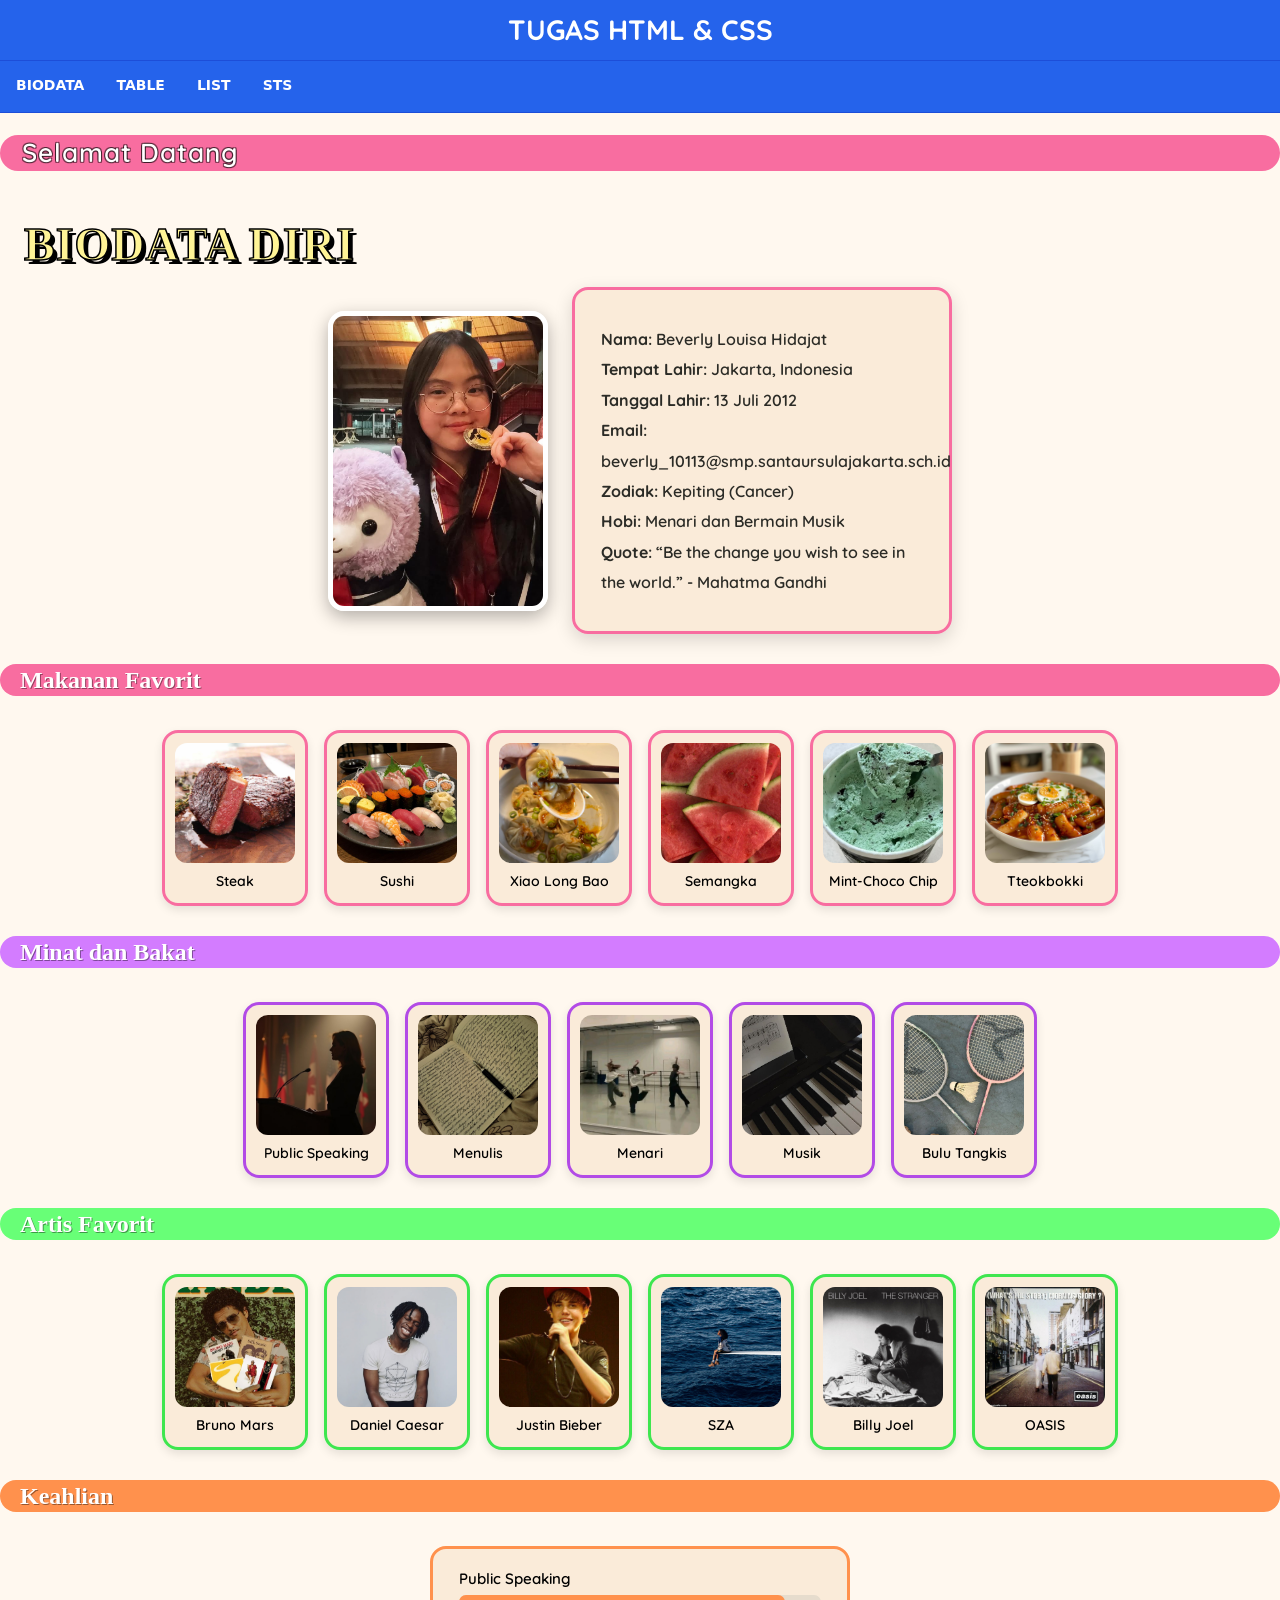
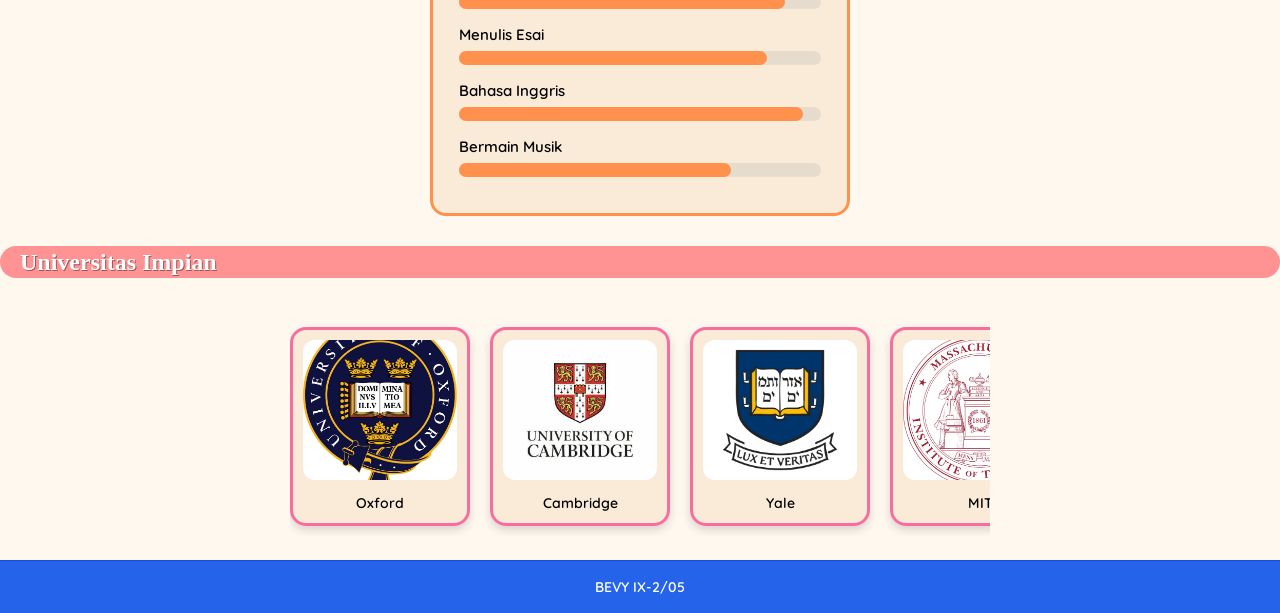
<file: index.html>
<!DOCTYPE html>
<html>
    <head>
        <title>Layout Website</title>
        <link rel="stylesheet" href="index.css">
        <link rel="preconnect" href="https://fonts.googleapis.com">
        <link rel="preconnect" href="https://fonts.gstatic.com" crossorigin>
        <link href="https://fonts.googleapis.com/css2?family=Quicksand:wght@300..700&display=swap" rel="stylesheet">
    </head>
    <body>
        <!--Membuat Header-->
        <div class="header">
            <h5>TUGAS HTML & CSS</h5>
        </div>
        <!--Membuat Menu-->
        <div class="topnav">
                <a href="index.html">BIODATA</a>
                <a href="table.html">TABLE</a>
                <a href="list.html">LIST</a>
                <a href="sts.html">STS</a>
        </div>
        <!--Membuat Konten-->
        <h2>Selamat Datang</h2>
        <h1>BIODATA DIRI</h1>
        <div class="top-row">
            <img src="Screenshot 2026-08-10 190802.png" alt="Bev" class="foto">
            <div class="info">
                <p> <strong>Nama: </strong>Beverly Louisa Hidajat<br>
                       <strong> Tempat Lahir:</strong> Jakarta, Indonesia<br>
                       <strong> Tanggal Lahir:</strong> 13 Juli 2012<br>
                       <strong>Email:</strong> beverly_10113@smp.santaursulajakarta.sch.id<br>
                       <strong>Zodiak:</strong> Kepiting (Cancer) <br>
                       <strong>  Hobi:</strong> Menari dan Bermain Musik  <br>
                       <strong>  Quote:</strong> “Be the change you wish to see in the world.” - Mahatma Gandhi <br>
                </p>
            </div>
        </div>
            <p class="makanan">Makanan Favorit</p>
            <div class="makan-list">
                <div class="food-item">
                    <div class="food-thumb">
                        <img src="steak.jpg" alt="Steak" class="foodimg">
                    </div>
                    <p>Steak</p>
                </div>
                <div class="food-item">
                    <div class="food-thumb">
                        <img src="sushi.jpg" alt="Sushi" class="foodimg">
                    </div>
                    <p>Sushi</p>
                </div>
                <div class="food-item">
                    <div class="food-thumb">
                        <img src="Xiao Long Bao.jpg" alt="Xiao Long Bao" class="foodimg">
                    </div>
                    <p>Xiao Long Bao</p>
                </div>
                <div class="food-item">
                    <div class="food-thumb">
                        <img src="watermelon.jpg" alt="Watermelon" class="foodimg">
                    </div>
                    <p>Semangka</p>
                </div>
                <div class="food-item">
                    <div class="food-thumb">
                        <img src="Mint Chocolate Chip.jpg" alt="Mint-Choco Chip" class="foodimg">
                    </div>
                    <p>Mint-Choco Chip</p>
                </div>
                <div class="food-item">
                    <div class="food-thumb">
                        <img src="Tteokbokki.jpg" alt="Tteokbokki" class="foodimg">
                </div>
                <p>Tteokbokki</p>
            </div>
        </div>  

<p class="minatbakat">Minat dan Bakat</p>
            <div class="minat-list">
                <div class="minat-item">
                    <div class="minat-thumb">
                        <img src="Public Speaking.jpg" alt="Public Speaking" class="minat">
                    </div>
                    <p>Public Speaking</p>
                </div>
                <div class="minat-item">
                    <div class="minat-thumb">
                        <img src="menulis.jpg" alt="Menulis" class="minat">
                    </div>
                    <p>Menulis</p>
                </div>
                <div class="minat-item">
                    <div class="minat-thumb">
                        <img src="menari.jpg" alt="Menari" class="minat">
                    </div>
                    <p>Menari</p>
                </div>
                <div class="minat-item">
                    <div class="minat-thumb">
                        <img src="musik.jpg" alt="Musik" class="minat">
                    </div>
                    <p>Musik</p>
                </div>

                <div class="minat-item">
                    <div class="minat-thumb">
                        <img src="badminton.jpg" alt="badminton" class="minat">
                    </div>
                    <p>Bulu Tangkis</p>
                </div>

                    </div>

<p class="organisasi">Artis Favorit</p>
            <div class="org-list">
                <div class="org-item">
                    <div class="org-thumb">
                        <img src="Bruno.jpg" alt="Bruno Mars" class="org">
                    </div>
                    <p>Bruno Mars</p>
                </div>

                <div class="org-item">
                    <div class="org-thumb">
                        <img src="Daniel.jpg" alt="Daniel Caesar" class="org">
                    </div>
                    <p>Daniel Caesar</p>
                </div>
                <div class="org-item">
                    <div class="org-thumb">
                        <img src="Justin.jpg" alt="Justin Bieber" class="org">
                    </div>
                    <p>Justin Bieber</p>
                </div>

                <div class="org-item">
                    <div class="org-thumb">
                        <img src="SZA.jpg" alt="SZA" class="org">
                    </div>
                    <p>SZA</p>
                </div>

                <div class="org-item">
                    <div class="org-thumb">
                        <img src="billy.jpg" alt="Taylor Swift" class="org">
                    </div>
                    <p> Billy Joel </p>
                    </div>

                <div class="org-item">
                    <div class="org-thumb">
                        <img src="OASIS.jpg" alt="OASIS" class="org">
                    </div>
                    <p>OASIS</p>
                </div>

                    </div>

<p class="keahlian"> Keahlian </p>

<div class="skill-list">

    <div class="skill">
        <p>Public Speaking</p>
        <div class="bar">
            <div class="fill" style="width: 90%;"></div>
        </div>
    </div>

    <div class="skill">
        <p>Menulis Esai</p>
        <div class="bar">
            <div class="fill" style="width: 85%;"></div>
        </div>
    </div>

    <div class="skill">
        <p>Bahasa Inggris</p>
        <div class="bar">
            <div class="fill" style="width: 95%;"></div>
        </div>
    </div>

    <div class="skill">
        <p>Bermain Musik</p>
        <div class="bar">
            <div class="fill" style="width: 75%;"></div>
        </div>
    </div>

</div>


<p class="tempatimpian">Universitas Impian</p>

<div class="carousel">
    <div class="tempat">

        <div class="tempati">
            <img src="oxford.jpg" alt="Reading">
            <p>Oxford</p>
        </div>
        <div class="tempati">
            <img src="cambridge.jpg" alt="Sleeping">
            <p>Cambridge</p>
        </div>
        <div class="tempati">
            <img src="yale.jpg" alt="Eating">
            <p>Yale</p>
        </div>
        <div class="tempati">
            <img src="MIT.jpg" alt="Writing">
            <p>MIT</p>
        </div>

        <div class="tempati">
            <img src="Tsinghua.jpg" alt="Reading">
            <p>Tsinghua</p>
        </div>
        <div class="tempati">
            <img src="Peking.jpg" alt="Sleeping">
            <p>Peking</p>
        </div>
        <div class="tempati">
            <img src="NYU.jpg" alt="Eating">
            <p>New York University</p>
        </div>
        <div class="tempati">
            <img src="harvard.jpg" alt="Writing">
            <p>Harvard</p>
        </div>

    </div>
</div>

        <!--Membuat Footer-->
        <footer class="footer">
            <p>BEVY IX-2/05</p>
        </footer>
    </body>
</html>
</file>
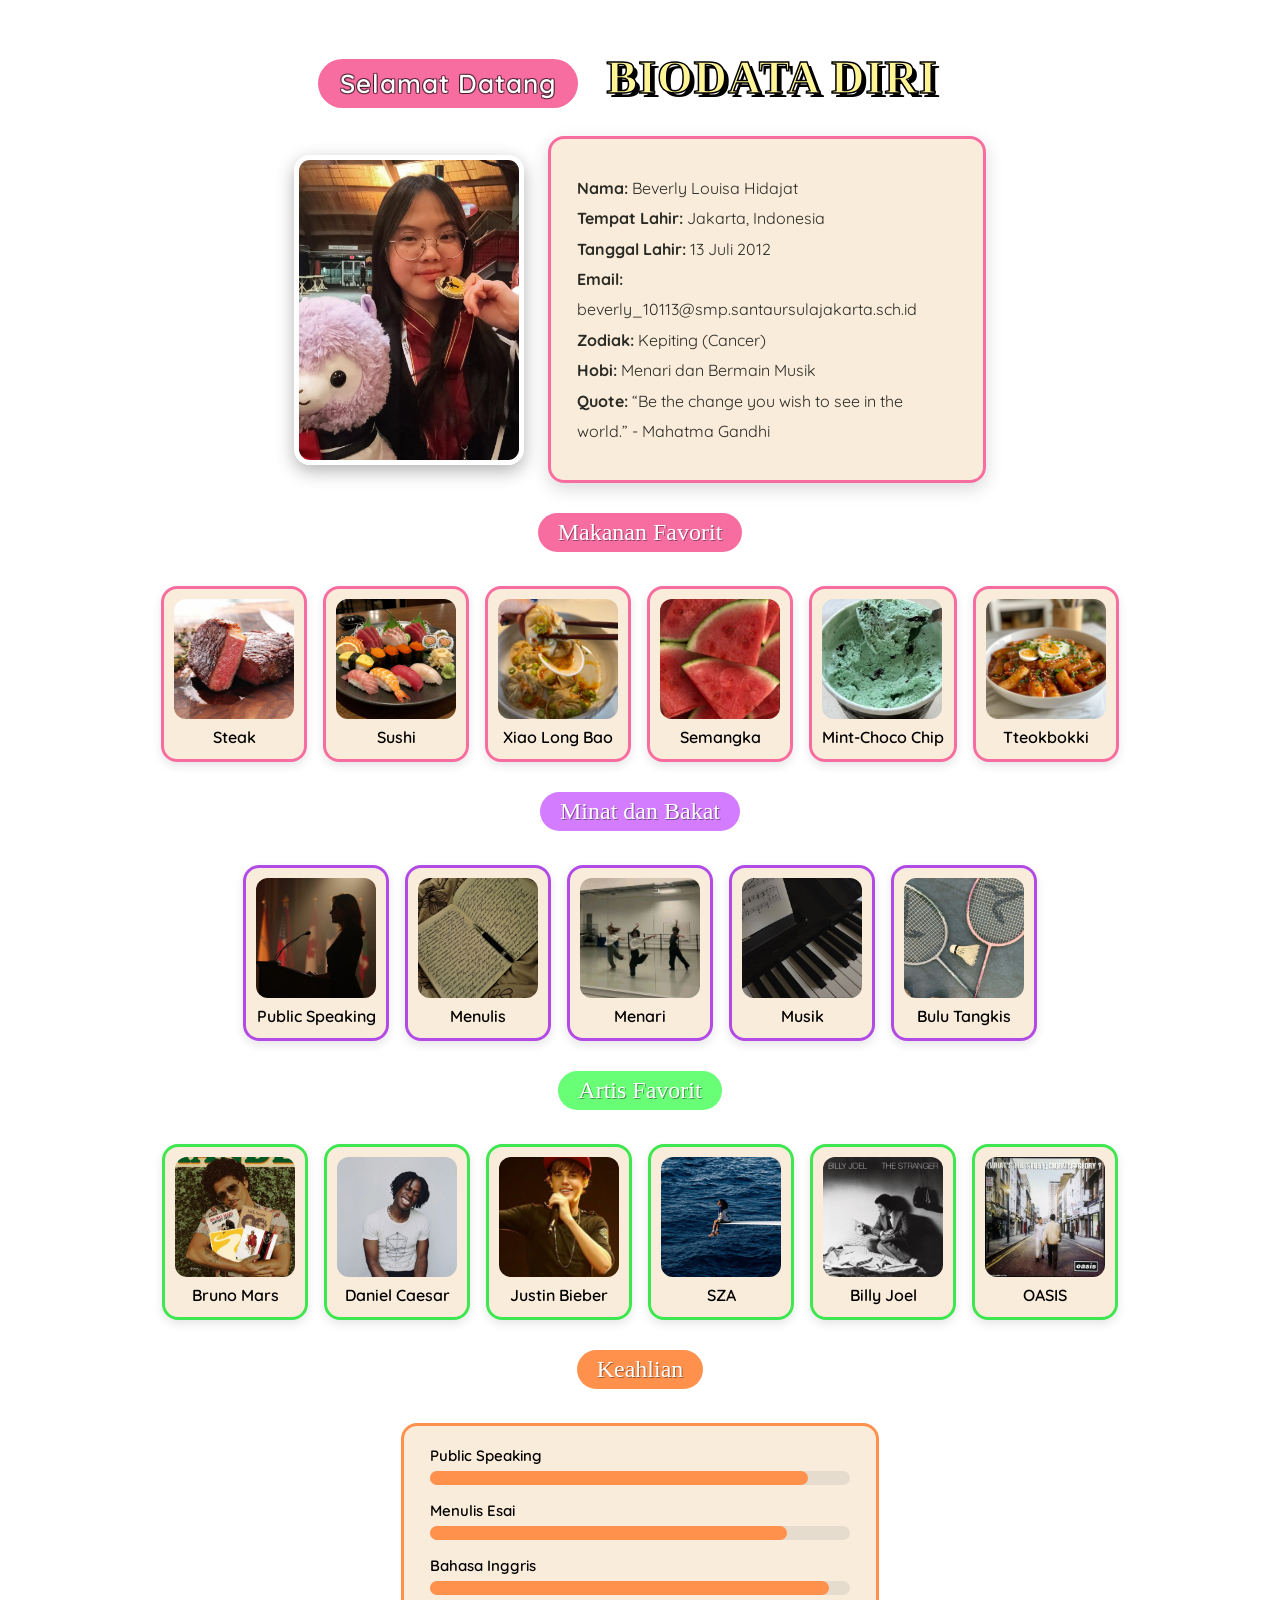
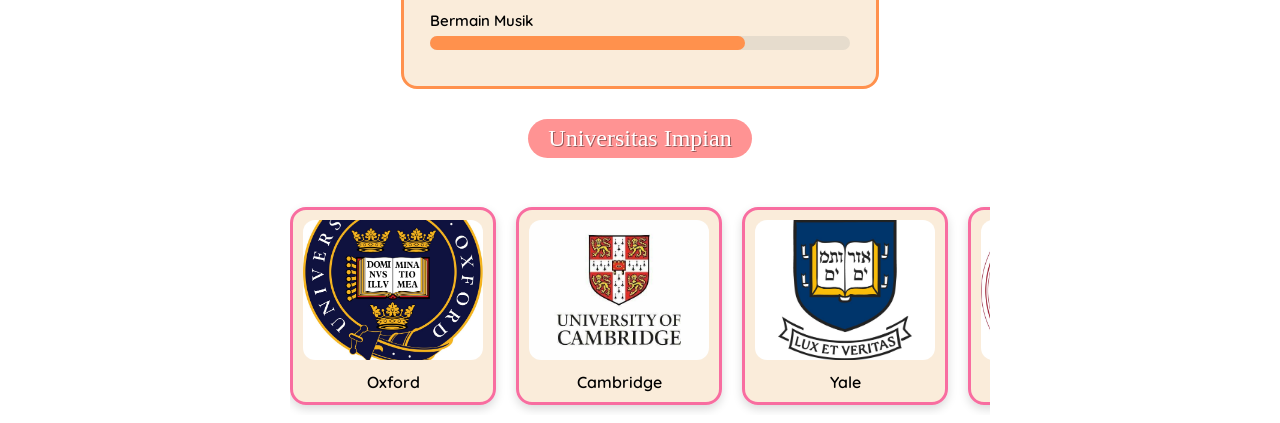
<file: biodata.html>
<!DOCTYPE html>
<html>
    <head>
        <title>Biodata Diri</title>
        <link rel="preconnect" href="https://fonts.googleapis.com">
        <link rel="preconnect" href="https://fonts.gstatic.com" crossorigin>
        <link href="https://fonts.googleapis.com/css2?family=Quicksand:wght@300..700&display=swap" rel="stylesheet">
        <link rel="stylesheet" href="biodatastyle.css">
    </head>
    <body>
        <center>
        <h2>Selamat Datang</h2>
        <h1>BIODATA DIRI</h1>
        <div class="top-row">
            <img src="Screenshot 2026-08-10 190802.png" alt="Bev" class="foto">
            <div class="info">
                <p> <strong>Nama: </strong>Beverly Louisa Hidajat<br>
                       <strong> Tempat Lahir:</strong> Jakarta, Indonesia<br>
                       <strong> Tanggal Lahir:</strong> 13 Juli 2012<br>
                       <strong>Email:</strong> beverly_10113@smp.santaursulajakarta.sch.id<br>
                       <strong>Zodiak:</strong> Kepiting (Cancer) <br>
                       <strong>  Hobi:</strong> Menari dan Bermain Musik  <br>
                       <strong>  Quote:</strong> “Be the change you wish to see in the world.” - Mahatma Gandhi <br>
                </p>
            </div>
        </div>
            <p class="makanan">Makanan Favorit</p>
            <div class="makan-list">
                <div class="food-item">
                    <div class="food-thumb">
                        <img src="steak.jpg" alt="Steak" class="foodimg">
                    </div>
                    <p>Steak</p>
                </div>
                <div class="food-item">
                    <div class="food-thumb">
                        <img src="sushi.jpg" alt="Sushi" class="foodimg">
                    </div>
                    <p>Sushi</p>
                </div>
                <div class="food-item">
                    <div class="food-thumb">
                        <img src="Xiao Long Bao.jpg" alt="Xiao Long Bao" class="foodimg">
                    </div>
                    <p>Xiao Long Bao</p>
                </div>
                <div class="food-item">
                    <div class="food-thumb">
                        <img src="watermelon.jpg" alt="Watermelon" class="foodimg">
                    </div>
                    <p>Semangka</p>
                </div>
                <div class="food-item">
                    <div class="food-thumb">
                        <img src="Mint Chocolate Chip.jpg" alt="Mint-Choco Chip" class="foodimg">
                    </div>
                    <p>Mint-Choco Chip</p>
                </div>
                <div class="food-item">
                    <div class="food-thumb">
                        <img src="Tteokbokki.jpg" alt="Tteokbokki" class="foodimg">
                </div>
                <p>Tteokbokki</p>
            </div>
        </div>  

<p class="minatbakat">Minat dan Bakat</p>
            <div class="minat-list">
                <div class="minat-item">
                    <div class="minat-thumb">
                        <img src="Public Speaking.jpg" alt="Public Speaking" class="minat">
                    </div>
                    <p>Public Speaking</p>
                </div>
                <div class="minat-item">
                    <div class="minat-thumb">
                        <img src="menulis.jpg" alt="Menulis" class="minat">
                    </div>
                    <p>Menulis</p>
                </div>
                <div class="minat-item">
                    <div class="minat-thumb">
                        <img src="menari.jpg" alt="Menari" class="minat">
                    </div>
                    <p>Menari</p>
                </div>
                <div class="minat-item">
                    <div class="minat-thumb">
                        <img src="musik.jpg" alt="Musik" class="minat">
                    </div>
                    <p>Musik</p>
                </div>

                <div class="minat-item">
                    <div class="minat-thumb">
                        <img src="badminton.jpg" alt="badminton" class="minat">
                    </div>
                    <p>Bulu Tangkis</p>
                </div>

                    </div>

<p class="organisasi">Artis Favorit</p>
            <div class="org-list">
                <div class="org-item">
                    <div class="org-thumb">
                        <img src="Bruno.jpg" alt="Bruno Mars" class="org">
                    </div>
                    <p>Bruno Mars</p>
                </div>

                <div class="org-item">
                    <div class="org-thumb">
                        <img src="Daniel.jpg" alt="Daniel Caesar" class="org">
                    </div>
                    <p>Daniel Caesar</p>
                </div>
                <div class="org-item">
                    <div class="org-thumb">
                        <img src="Justin.jpg" alt="Justin Bieber" class="org">
                    </div>
                    <p>Justin Bieber</p>
                </div>

                <div class="org-item">
                    <div class="org-thumb">
                        <img src="SZA.jpg" alt="SZA" class="org">
                    </div>
                    <p>SZA</p>
                </div>

                <div class="org-item">
                    <div class="org-thumb">
                        <img src="billy.jpg" alt="Taylor Swift" class="org">
                    </div>
                    <p> Billy Joel </p>
                    </div>

                <div class="org-item">
                    <div class="org-thumb">
                        <img src="OASIS.jpg" alt="OASIS" class="org">
                    </div>
                    <p>OASIS</p>
                </div>

                    </div>

<p class="keahlian"> Keahlian </p>

<div class="skill-list">

    <div class="skill">
        <p>Public Speaking</p>
        <div class="bar">
            <div class="fill" style="width: 90%;"></div>
        </div>
    </div>

    <div class="skill">
        <p>Menulis Esai</p>
        <div class="bar">
            <div class="fill" style="width: 85%;"></div>
        </div>
    </div>

    <div class="skill">
        <p>Bahasa Inggris</p>
        <div class="bar">
            <div class="fill" style="width: 95%;"></div>
        </div>
    </div>

    <div class="skill">
        <p>Bermain Musik</p>
        <div class="bar">
            <div class="fill" style="width: 75%;"></div>
        </div>
    </div>

</div>


<p class="tempatimpian">Universitas Impian</p>

<div class="carousel">
    <div class="tempat">

        <div class="tempati">
            <img src="oxford.jpg" alt="Reading">
            <p>Oxford</p>
        </div>
        <div class="tempati">
            <img src="cambridge.jpg" alt="Sleeping">
            <p>Cambridge</p>
        </div>
        <div class="tempati">
            <img src="yale.jpg" alt="Eating">
            <p>Yale</p>
        </div>
        <div class="tempati">
            <img src="MIT.jpg" alt="Writing">
            <p>MIT</p>
        </div>

        <div class="tempati">
            <img src="Tsinghua.jpg" alt="Reading">
            <p>Tsinghua</p>
        </div>
        <div class="tempati">
            <img src="Peking.jpg" alt="Sleeping">
            <p>Peking</p>
        </div>
        <div class="tempati">
            <img src="NYU.jpg" alt="Eating">
            <p>New York University</p>
        </div>
        <div class="tempati">
            <img src="harvard.jpg" alt="Writing">
            <p>Harvard</p>
        </div>

    </div>
</div>
</file>
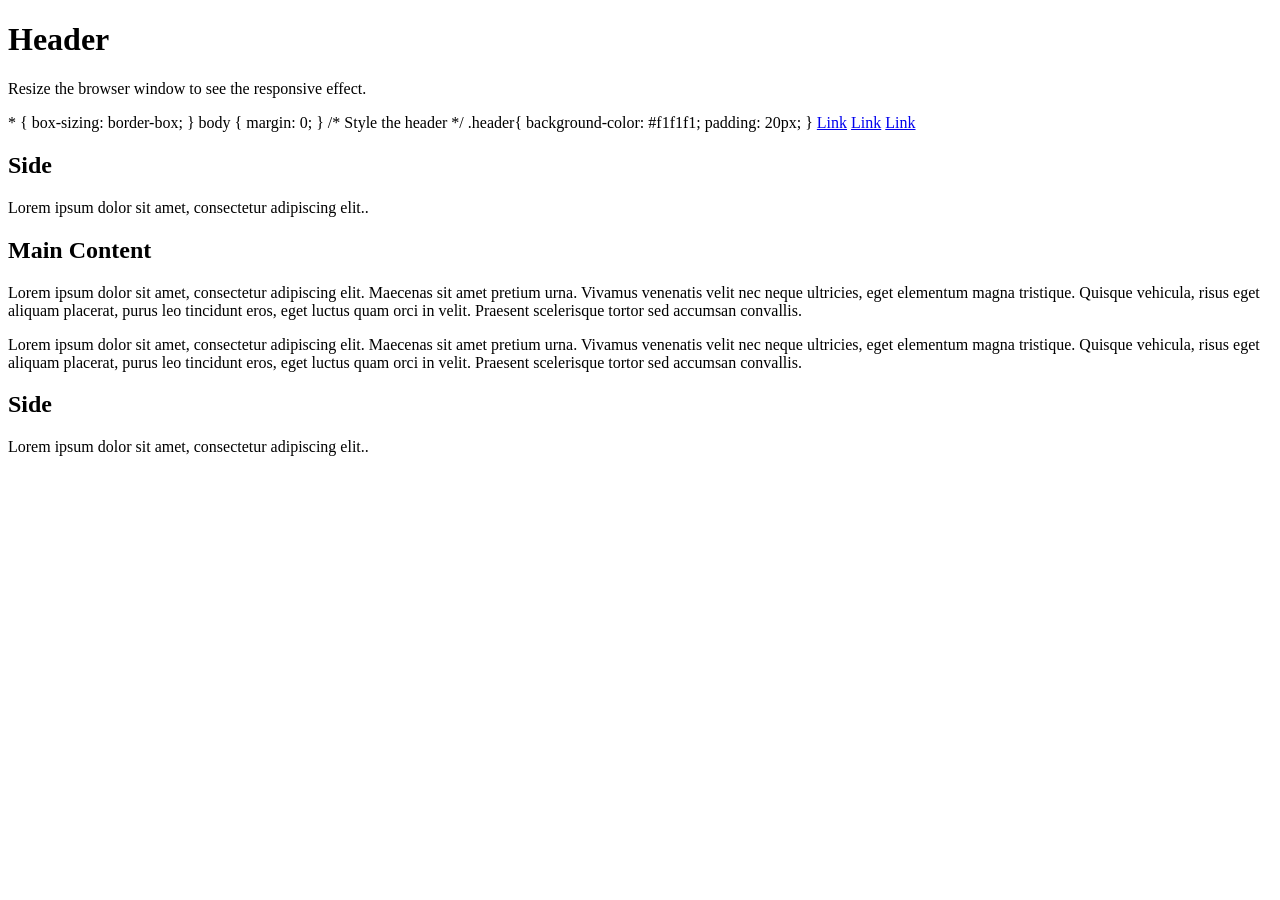
<file: index (1).html>
<!DOCTYPE html>
<html lang="en">
<head>
<title>CSS Website Layout</title>
</head>
<body>
<div class="header">
<h1>Header</h1>
<p>Resize the browser window to see the
responsive effect.</p>
</div>
<div class="topnav">

* {
box-sizing: border-box;
}

body {
margin: 0;
}

/* Style the header */
.header{
background-color: #f1f1f1;
padding: 20px;
}

<a href="#">Link</a>
<a href="#">Link</a>
<a href="#">Link</a>
</div>
<div class="row">
<div class="column side">
<h2>Side</h2>
<p>Lorem ipsum dolor sit amet, consectetur
adipiscing elit..</p>
</div>
<div class="column middle">
<h2>Main Content</h2>
<p>Lorem ipsum dolor sit amet, consectetur
adipiscing elit. Maecenas sit amet pretium urna.
Vivamus venenatis velit nec neque ultricies, eget
elementum magna tristique. Quisque vehicula,
risus eget aliquam placerat, purus leo tincidunt
eros, eget luctus quam orci in velit. Praesent
scelerisque tortor sed accumsan convallis.</p>
<p>Lorem ipsum dolor sit amet, consectetur
adipiscing elit. Maecenas sit amet pretium urna.
Vivamus venenatis velit nec neque ultricies, eget
elementum magna tristique. Quisque vehicula,
risus eget aliquam placerat, purus leo tincidunt
eros, eget luctus quam orci in velit. Praesent
scelerisque tortor sed accumsan convallis.</p>
</div>
<div class="column side">
<h2>Side</h2>
<p>Lorem ipsum dolor sit amet, consectetur
adipiscing elit..</p>
</div>
</div>
<div class="footer">
</file>
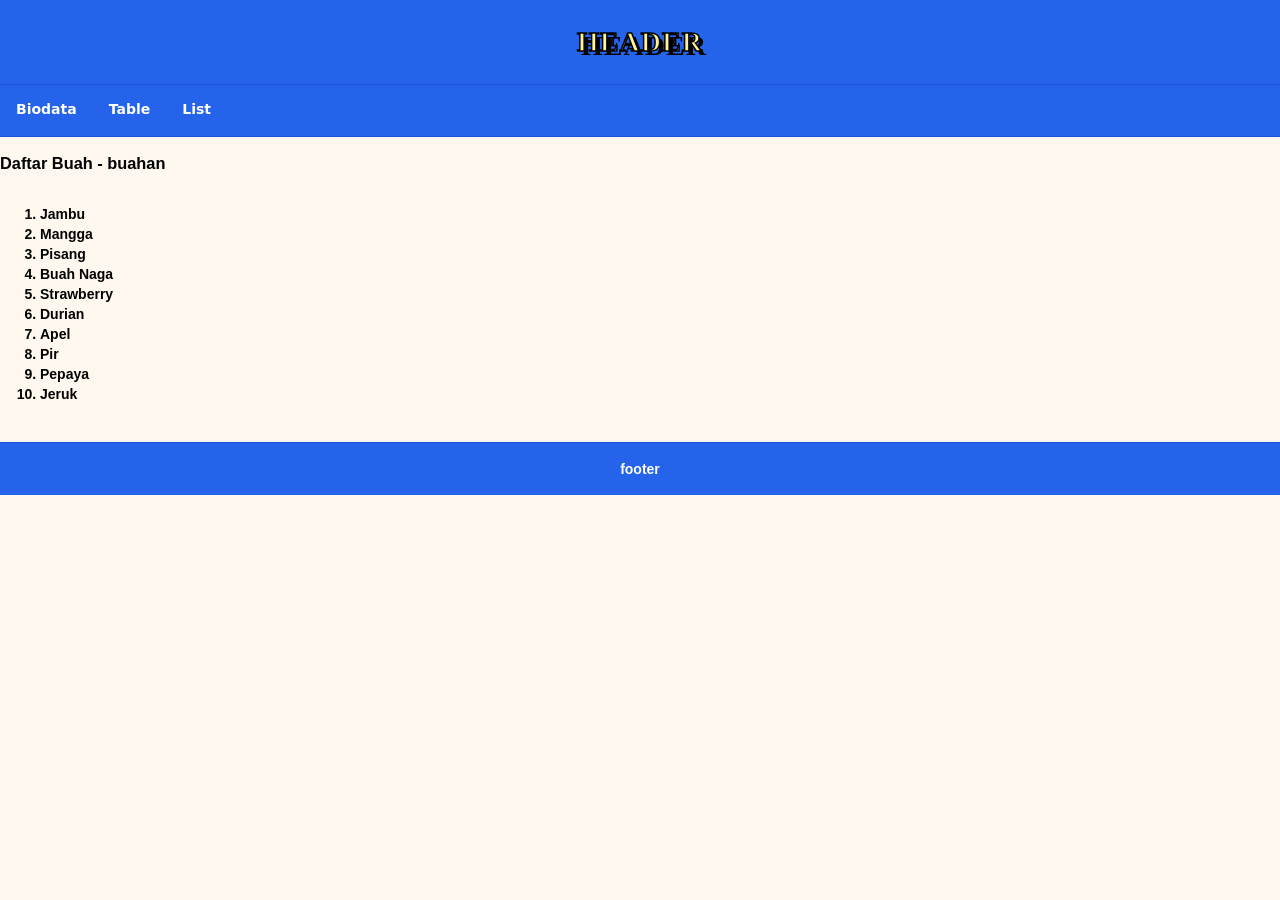
<file: List.html>
<!DOCTYPE html>
<html>
    <head>
        <title>Layout Website</title>
        <link rel="stylesheet" href="index.css">
    </head>
    <body>
        <!-- Membuat Header -->
        <div class="header">
            <h1>HEADER</h1>
        </div>
        <!-- Membuat menu/navigator bar -->
         <div class="topnav">
            <a href="biodata.html">Biodata</a>
            <a href="table.html">Table</a>
            <a href="#">List</a>
         </div>
         <!-- Membuat content list -->
        <h3>Daftar Buah - buahan</h3>
        <ol>
            <li>Jambu</li>
            <li>Mangga</li>
            <li>Pisang</li>
            <li>Buah Naga</li>
            <li>Strawberry</li>
            <li>Durian</li>
            <li>Apel</li>
            <li>Pir</li>
            <li>Pepaya</li>
            <li>Jeruk</li>
        </ol>
   <!-- Membuat Footer -->
           <div class="footer">
            <p>footer</p>
           </div>
    </body>
</html>
</file>
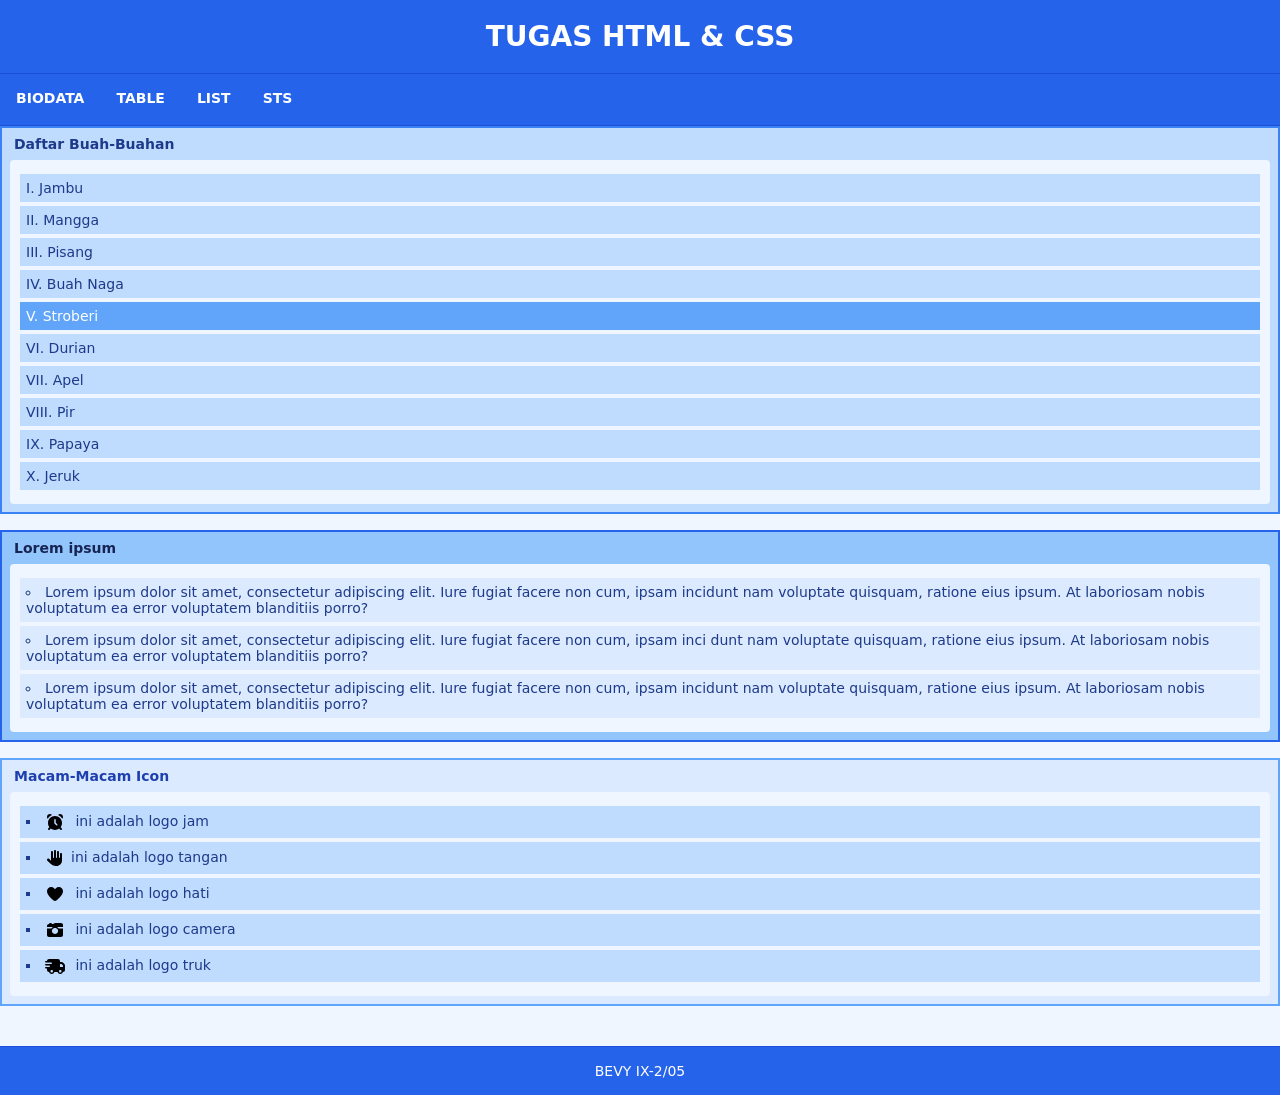
<file: list.html>
<!DOCTYPE html>
<html lang="id">
    <head>
        <title>Layout Website</title>
        <link rel="stylesheet" href="list.css">
    </head>
    <body>
        <!--Membuat Header-->
        <div class="header">
            <h1>TUGAS HTML & CSS</h1>
        </div>
        <!--Membuat Menu-->
        <div class="topnav">
                <a href="index.html">BIODATA</a>
                <a href="table.html">TABLE</a>
                <a href="list.html">LIST</a>
                <a href="sts.html">STS</a>
        </div>

   <!--Membuat Content List-->
   <main class="content">
   <section class="list-section">
   <h4>Daftar Buah-Buahan</h4>
    <ol class="buah">
       <li>Jambu</li>
       <li>Mangga</li>
       <li>Pisang</li>
       <li>Buah Naga</li>
       <li class="stroberi">Stroberi</li>
       <li>Durian</li>
       <li>Apel</li>
       <li>Pir</li>
       <li>Papaya</li>
       <li>Jeruk</li>
   </ol>
   </section>

   <section class="list-section">
   <h4>Lorem ipsum</h4>
    <ul class="lorem">
        <li>Lorem ipsum dolor sit amet, consectetur adipiscing elit. Iure fugiat facere non cum, ipsam incidunt nam voluptate quisquam, ratione eius ipsum. At laboriosam nobis voluptatum ea error voluptatem blanditiis porro?</li>
        <li>Lorem ipsum dolor sit amet, consectetur adipiscing elit. Iure fugiat facere non cum, ipsam inci dunt nam voluptate quisquam, ratione eius ipsum. At laboriosam nobis voluptatum ea error voluptatem blanditiis porro?</li>
        <li>Lorem ipsum dolor sit amet, consectetur adipiscing elit. Iure fugiat facere non cum, ipsam incidunt nam voluptate quisquam, ratione eius ipsum. At laboriosam nobis voluptatum ea error voluptatem blanditiis porro?</li>
   </ul>
   </section>

   <section class="list-section">
   <h4>Macam-Macam Icon</h4>
    <ul class="icon">
        <li>
           <svg xmlns="http://www.w3.org/2000/svg" viewBox="0 0 640 640"><!--!Font Awesome Free v7.3.1 by @fontawesome - https://fontawesome.com License - https://fontawesome.com/license/free Copyright 2026 Fonticons, Inc.--><path d="M568.4 196.5C563.9 207 550 206.3 543.5 196.9C515.7 156.9 477.4 124.7 432.5 104.3C422.1 99.6 418.8 86 428.4 79.7C443.4 69.8 461.4 64 480.7 64C533.3 64 575.9 106.6 575.9 159.2C575.9 172.4 573.2 185 568.3 196.5zM96.5 196.9C90 206.3 76 207 71.6 196.5C66.7 185 64 172.4 64 159.2C64 106.6 106.6 64 159.2 64C178.5 64 196.5 69.8 211.5 79.7C221.1 86 217.8 99.6 207.4 104.3C162.6 124.7 124.3 156.9 96.4 196.9zM454.2 531.4C416.8 559.4 370.3 576 320 576C269.7 576 223.2 559.4 185.9 531.4L150.6 566.6C138.1 579.1 117.8 579.1 105.3 566.6C92.8 554.1 92.8 533.8 105.3 521.3L140.5 486.1C112.6 448.8 96 402.3 96 352C96 228.3 196.3 128 320 128C443.7 128 544 228.3 544 352C544 402.3 527.4 448.8 499.4 486.2L534.6 521.4C547.1 533.9 547.1 554.2 534.6 566.7C522.1 579.2 501.8 579.2 489.3 566.7L454.1 531.5zM344 248C344 234.7 333.3 224 320 224C306.7 224 296 234.7 296 248L296 352C296 358.4 298.5 364.5 303 369L359 425C368.4 434.4 383.6 434.4 392.9 425C402.2 415.6 402.3 400.4 392.9 391.1L343.9 342.1L343.9 248z"/></svg> ini adalah logo jam
        <li>
           <svg xmlns="http://www.w3.org/2000/svg" viewBox="0 0 640 640"><!--!Font Awesome Free v7.3.1 by @fontawesome - https://fontawesome.com License - https://fontawesome.com/license/free Copyright 2026 Fonticons, Inc.--><path d="M352 96C352 78.3 337.7 64 320 64C302.3 64 288 78.3 288 96L288 304C288 312.8 280.8 320 272 320C263.2 320 256 312.8 256 304L256 128C256 110.3 241.7 96 224 96C206.3 96 192 110.3 192 128L192 400C192 401.5 192 403.1 192.1 404.6L131.6 347C115.6 331.8 90.3 332.4 75 348.4C59.7 364.4 60.4 389.7 76.4 405L188.8 512C231.9 553.1 289.2 576 348.8 576L368 576C465.2 576 544 497.2 544 400L544 192C544 174.3 529.7 160 512 160C494.3 160 480 174.3 480 192L480 304C480 312.8 472.8 320 464 320C455.2 320 448 312.8 448 304L448 128C448 110.3 433.7 96 416 96C398.3 96 384 110.3 384 128L384 304C384 312.8 376.8 320 368 320C359.2 320 352 312.8 352 304L352 96z"/></svg>ini adalah logo tangan
        </li>
        <li>
<svg xmlns="http://www.w3.org/2000/svg" viewBox="0 0 640 640"><!--!Font Awesome Free v7.3.1 by @fontawesome - https://fontawesome.com License - https://fontawesome.com/license/free Copyright 2026 Fonticons, Inc.--><path d="M305 151.1L320 171.8L335 151.1C360 116.5 400.2 96 442.9 96C516.4 96 576 155.6 576 229.1L576 231.7C576 343.9 436.1 474.2 363.1 529.9C350.7 539.3 335.5 544 320 544C304.5 544 289.2 539.4 276.9 529.9C203.9 474.2 64 343.9 64 231.7L64 229.1C64 155.6 123.6 96 197.1 96C239.8 96 280 116.5 305 151.1z"/></svg> ini adalah logo hati
        </li>
        <li>
            <svg xmlns="http://www.w3.org/2000/svg" viewBox="0 0 640 640"><!--!Font Awesome Free v7.3.1 by @fontawesome - https://fontawesome.com License - https://fontawesome.com/license/free Copyright 2026 Fonticons, Inc.--><path d="M64 480L64 272L200.2 272C213.7 251.8 232.2 235.2 253.9 224L64 224L64 189.7C64 154.4 92.7 125.7 128 125.7L128.1 125.7C129.3 109.1 143.1 96 160 96L192 96C208.9 96 222.7 109.1 223.9 125.7L256 125.7L307.2 101.9C315.6 98 324.8 95.9 334.1 95.9L512 96C547.3 96 576 124.7 576 160L576 224L386 224C407.7 235.2 426.2 251.8 439.7 272L575.9 272L575.9 480C575.9 515.3 547.2 544 511.9 544L128 544C92.7 544 64 515.3 64 480zM320 256C284.9 254.9 252.1 272.9 234.2 303.1C216.3 333.3 216.3 370.8 234.2 401C252.1 431.2 284.9 449.2 320 448.1C355.1 449.2 387.9 431.2 405.8 401C423.7 370.8 423.7 333.3 405.8 303.1C387.9 272.9 355.1 254.9 320 256z"/></svg> ini adalah logo camera
        </li>
        <li>
          <svg xmlns="http://www.w3.org/2000/svg" viewBox="0 0 640 640"><!--!Font Awesome Free v7.3.1 by @fontawesome - https://fontawesome.com License - https://fontawesome.com/license/free Copyright 2026 Fonticons, Inc.--><path d="M64 160C64 124.7 92.7 96 128 96L416 96C451.3 96 480 124.7 480 160L480 192L530.7 192C547.7 192 564 198.7 576 210.7L621.3 256C633.3 268 640 284.3 640 301.3L640 448C640 483.3 611.3 512 576 512L572.7 512C562.3 548.9 528.3 576 488 576C447.7 576 413.8 548.9 403.3 512L300.7 512C290.3 548.9 256.3 576 216 576C175.7 576 141.8 548.9 131.3 512L128 512C92.7 512 64 483.3 64 448L64 400L24 400C10.7 400 0 389.3 0 376C0 362.7 10.7 352 24 352L136 352C149.3 352 160 341.3 160 328C160 314.7 149.3 304 136 304L24 304C10.7 304 0 293.3 0 280C0 266.7 10.7 256 24 256L200 256C213.3 256 224 245.3 224 232C224 218.7 213.3 208 200 208L24 208C10.7 208 0 197.3 0 184C0 170.7 10.7 160 24 160L64 160zM576 352L576 301.3L530.7 256L480 256L480 352L576 352zM256 488C256 465.9 238.1 448 216 448C193.9 448 176 465.9 176 488C176 510.1 193.9 528 216 528C238.1 528 256 510.1 256 488zM488 528C510.1 528 528 510.1 528 488C528 465.9 510.1 448 488 448C465.9 448 448 465.9 448 488C448 510.1 465.9 528 488 528z"/></svg> ini adalah logo truk
        </li>
    </ul>
   </section>
   </main>

   <!--Membuat Footer-->
   <footer class="footer">
       <p>BEVY IX-2/05</p>
   </footer>

    </body>
</html>
</file>
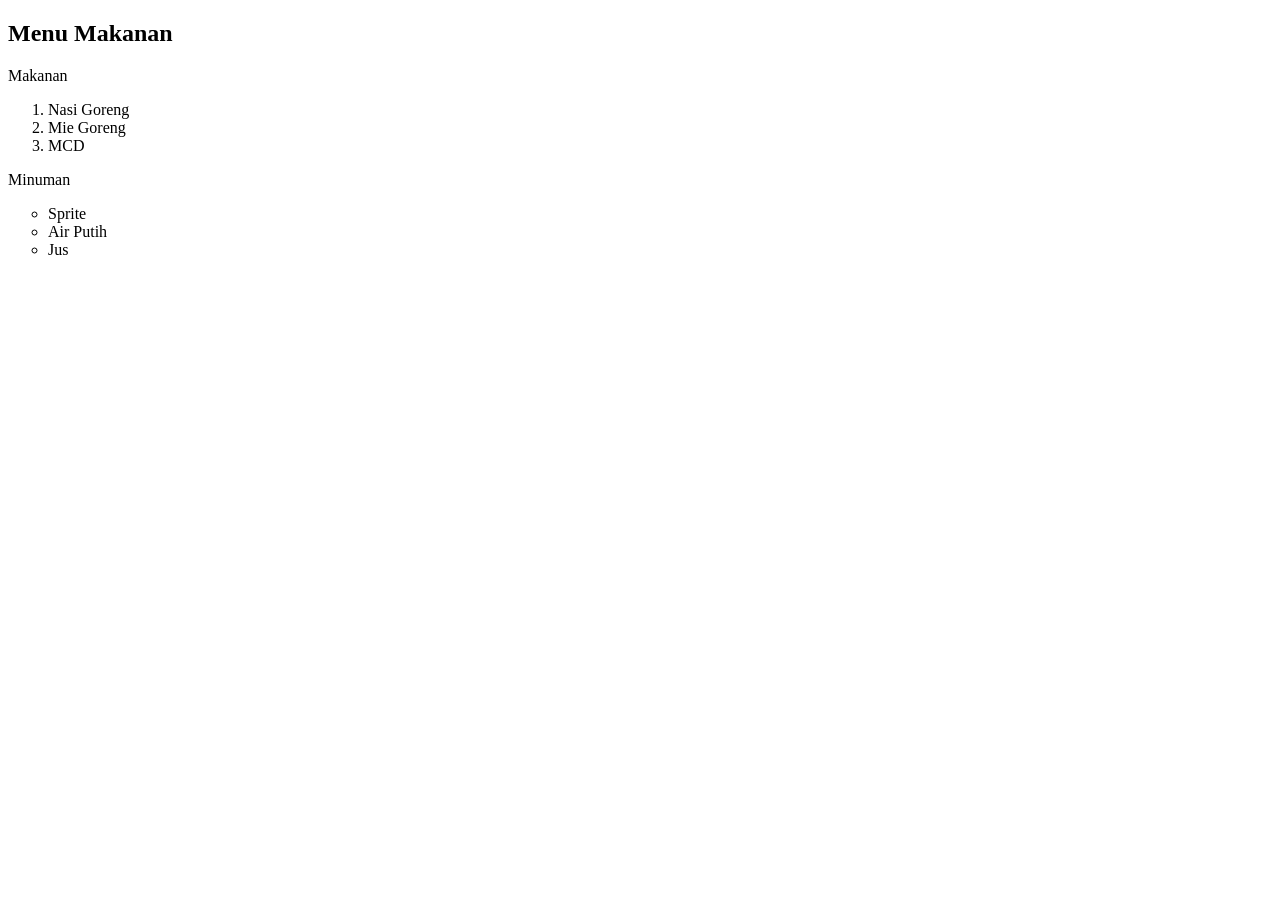
<file: Orderlist.html>
<!DOCTYPE html>
<html>
    <head>
        <title>Unorderlist</title>
        <style>
            ul{
            list-style-type: circle;
            }
        </style>
    </head>
    <body>
        <h2>Menu Makanan</h2>
        <p>Makanan</p>
        <ol>
            <li>Nasi Goreng</li>
            <li>Mie Goreng</li>
            <li>MCD</li>
        </ol>
        <p>Minuman</p>
        <ul>
            <li>Sprite</li>
            <li>Air Putih</li>
            <li>Jus</li>
        </ul>
    </body>
</html>
</file>
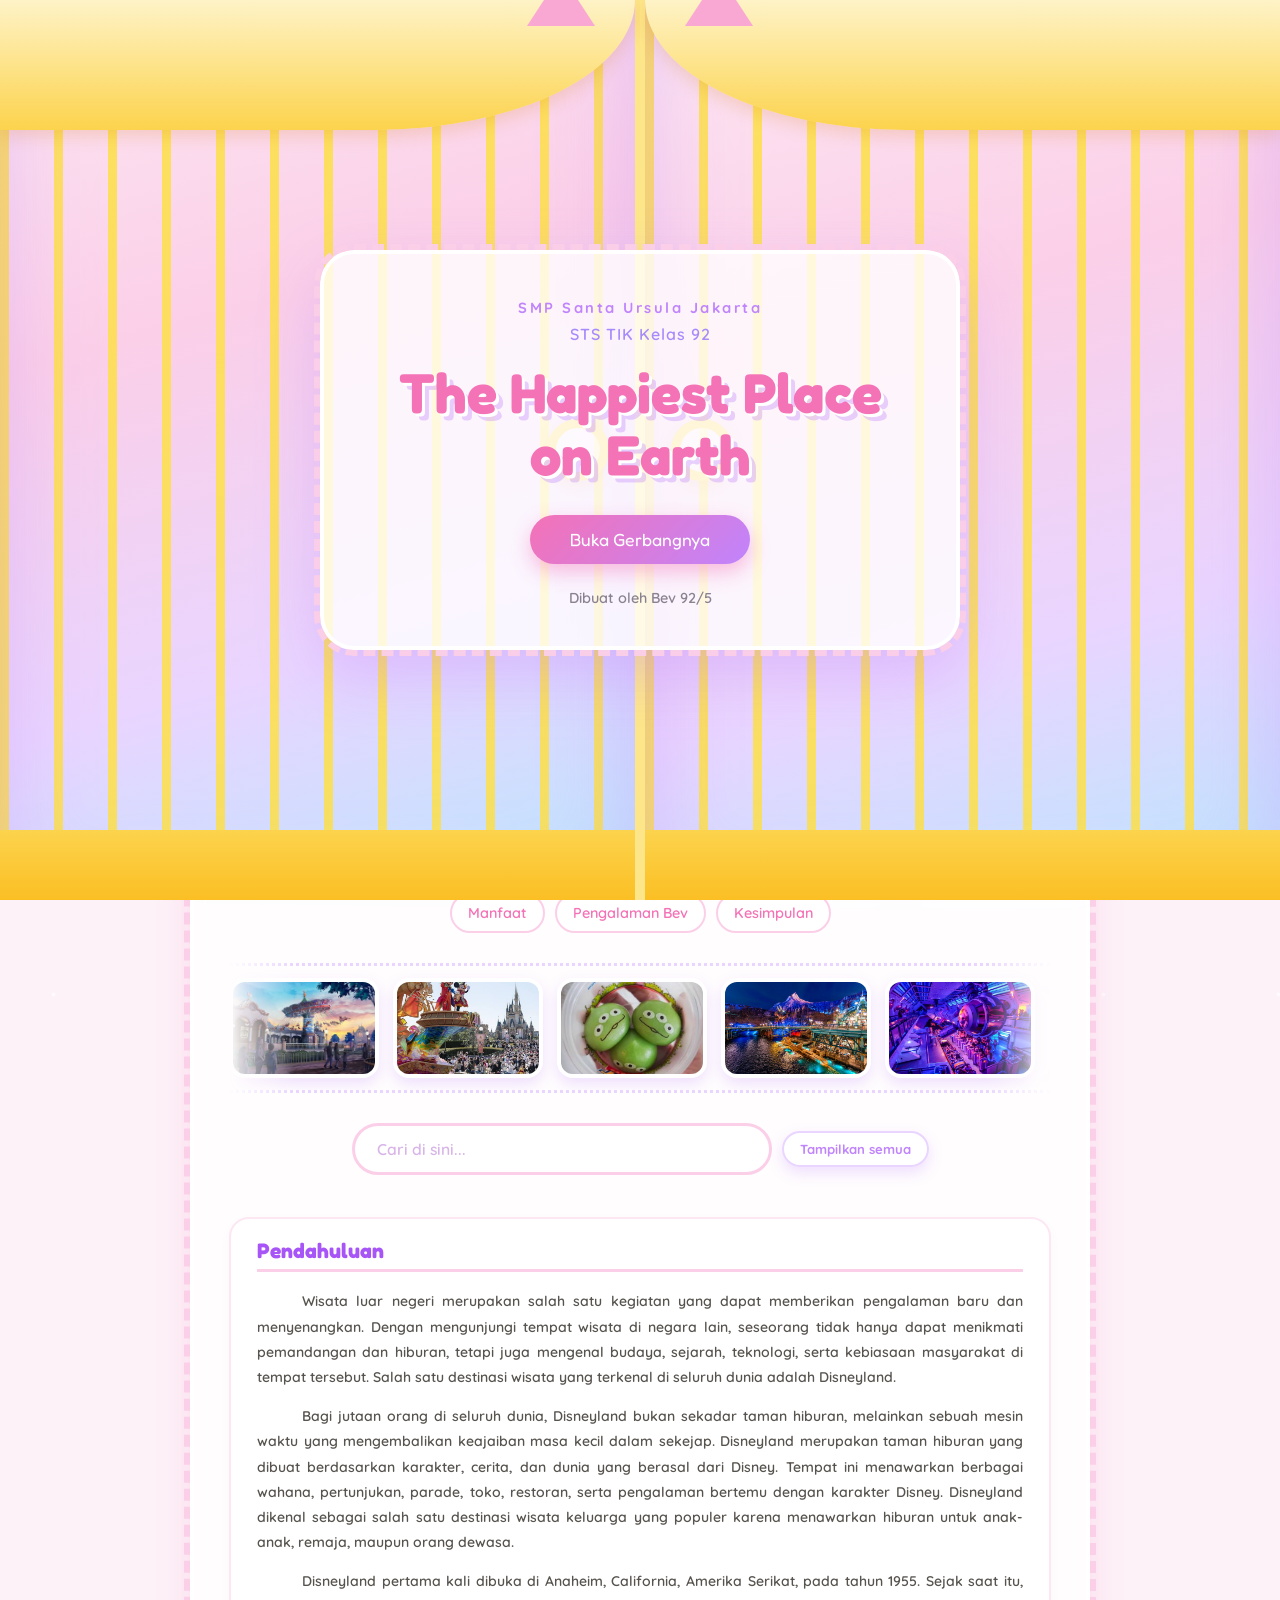
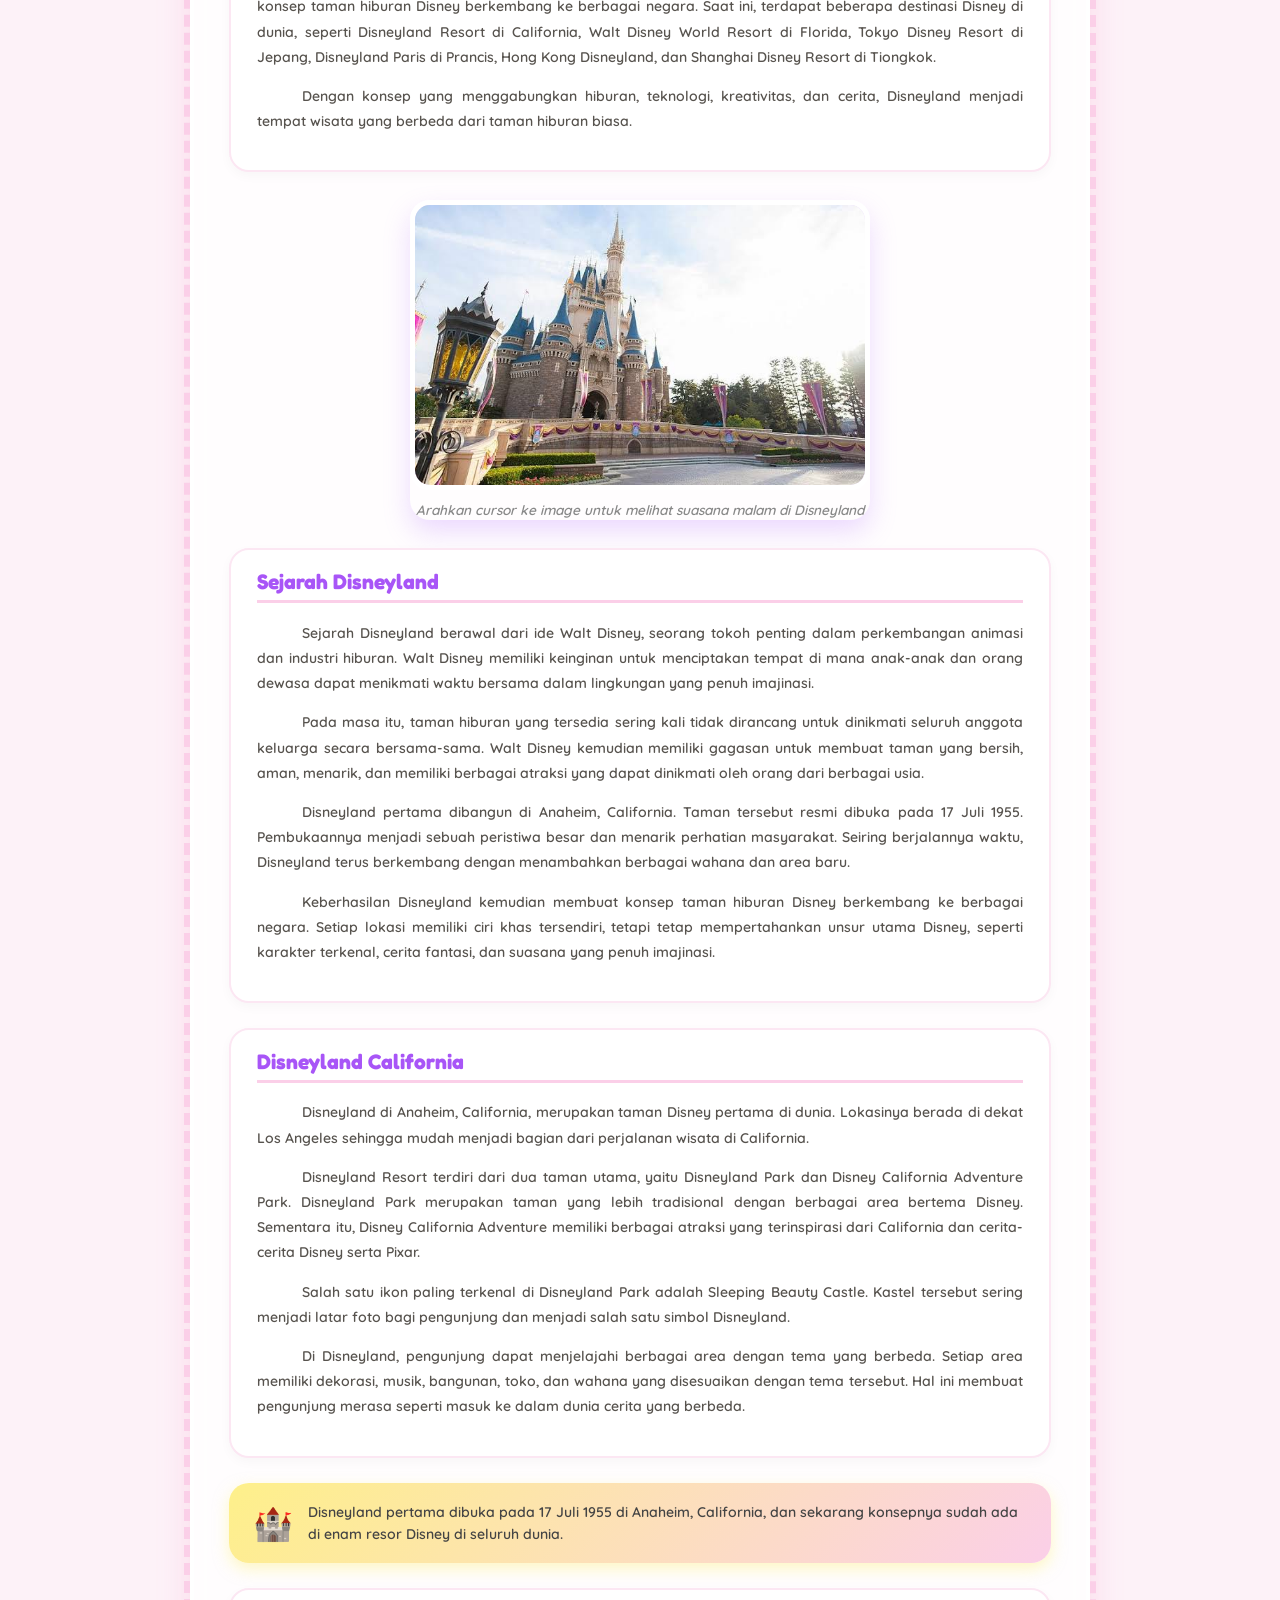
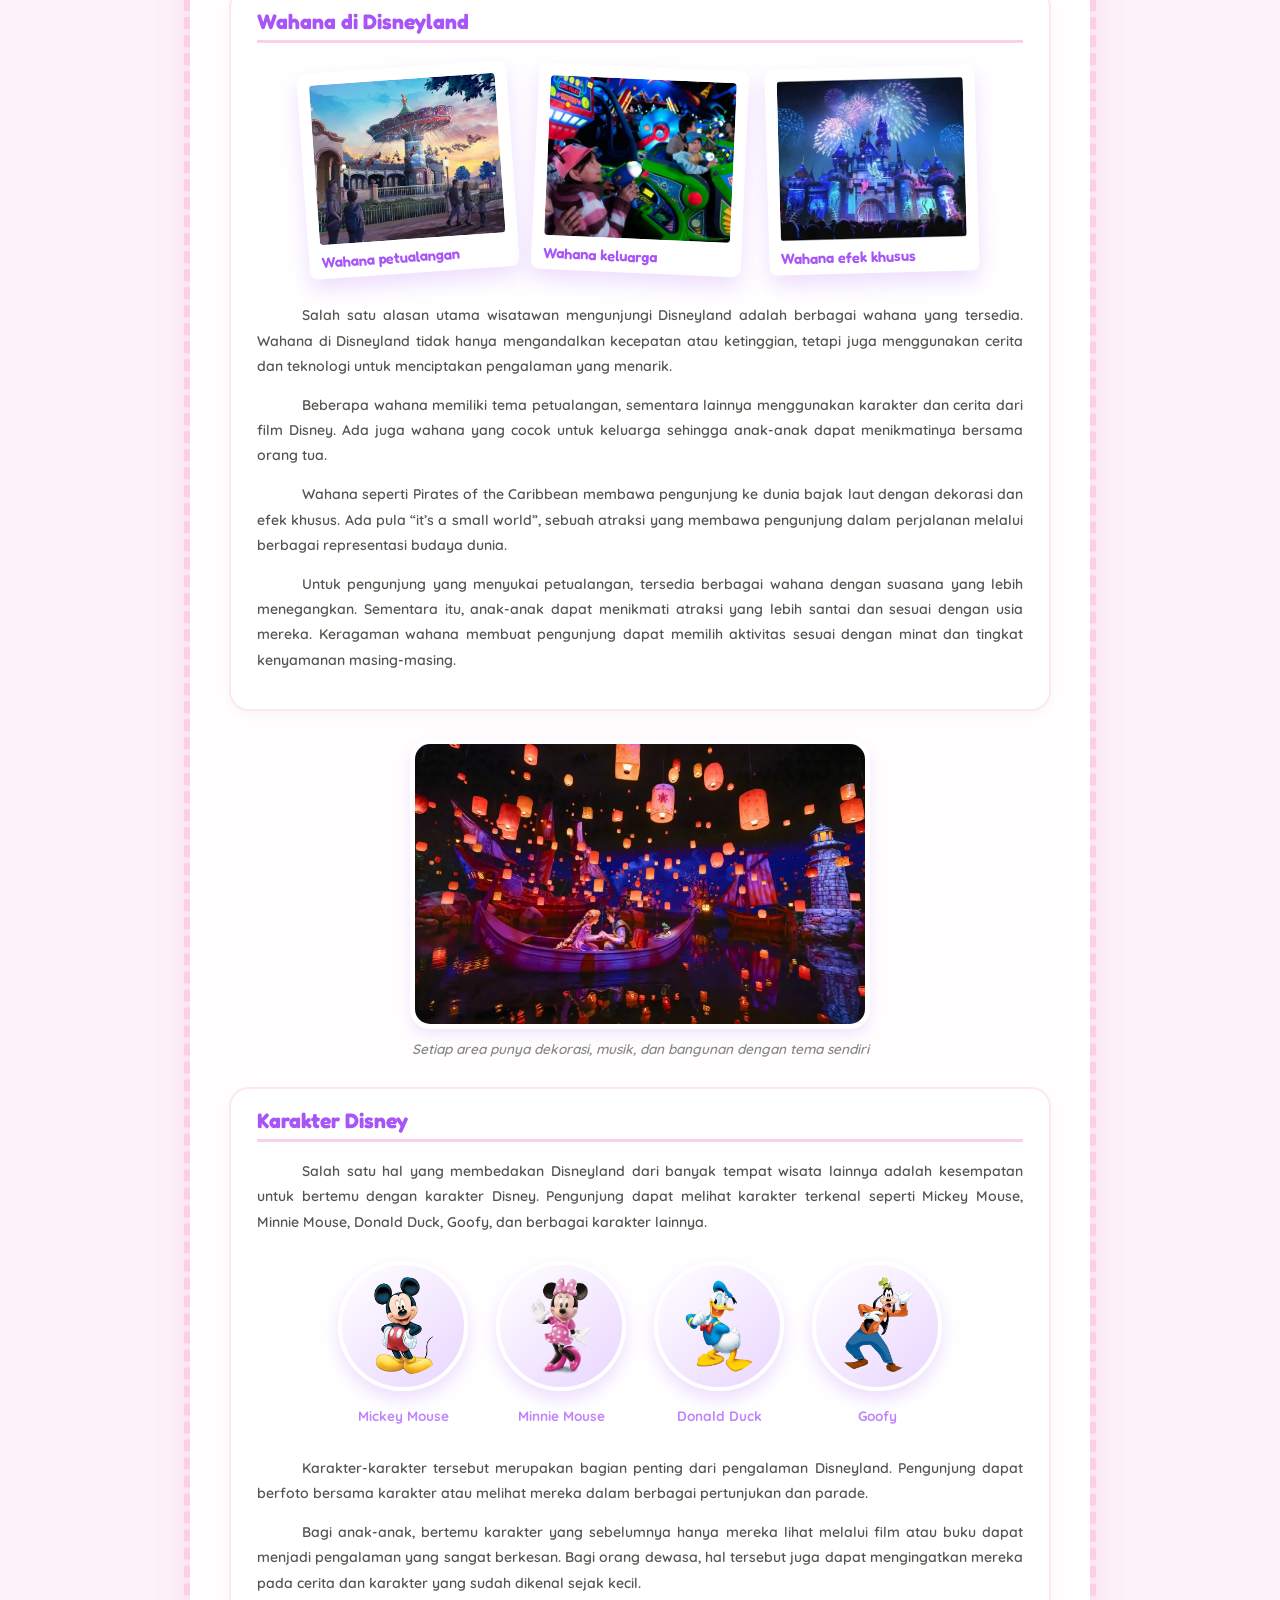
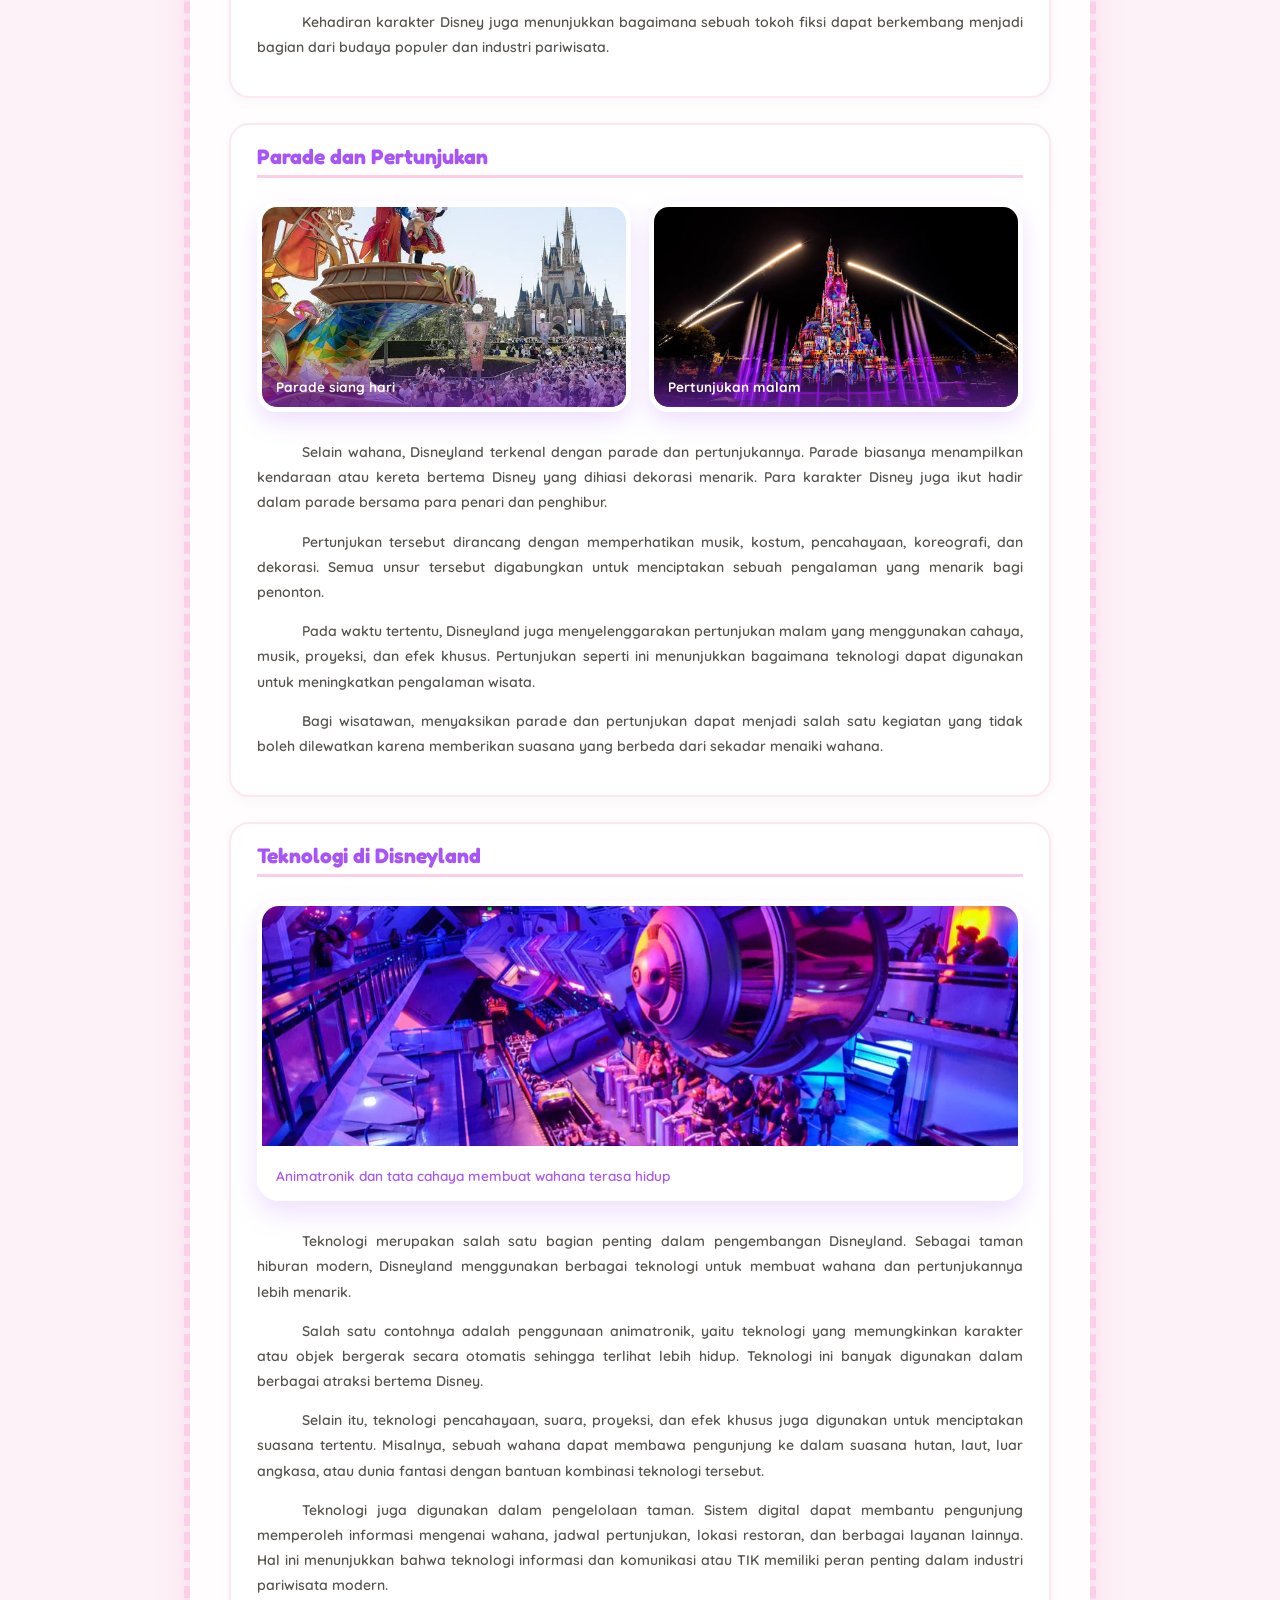
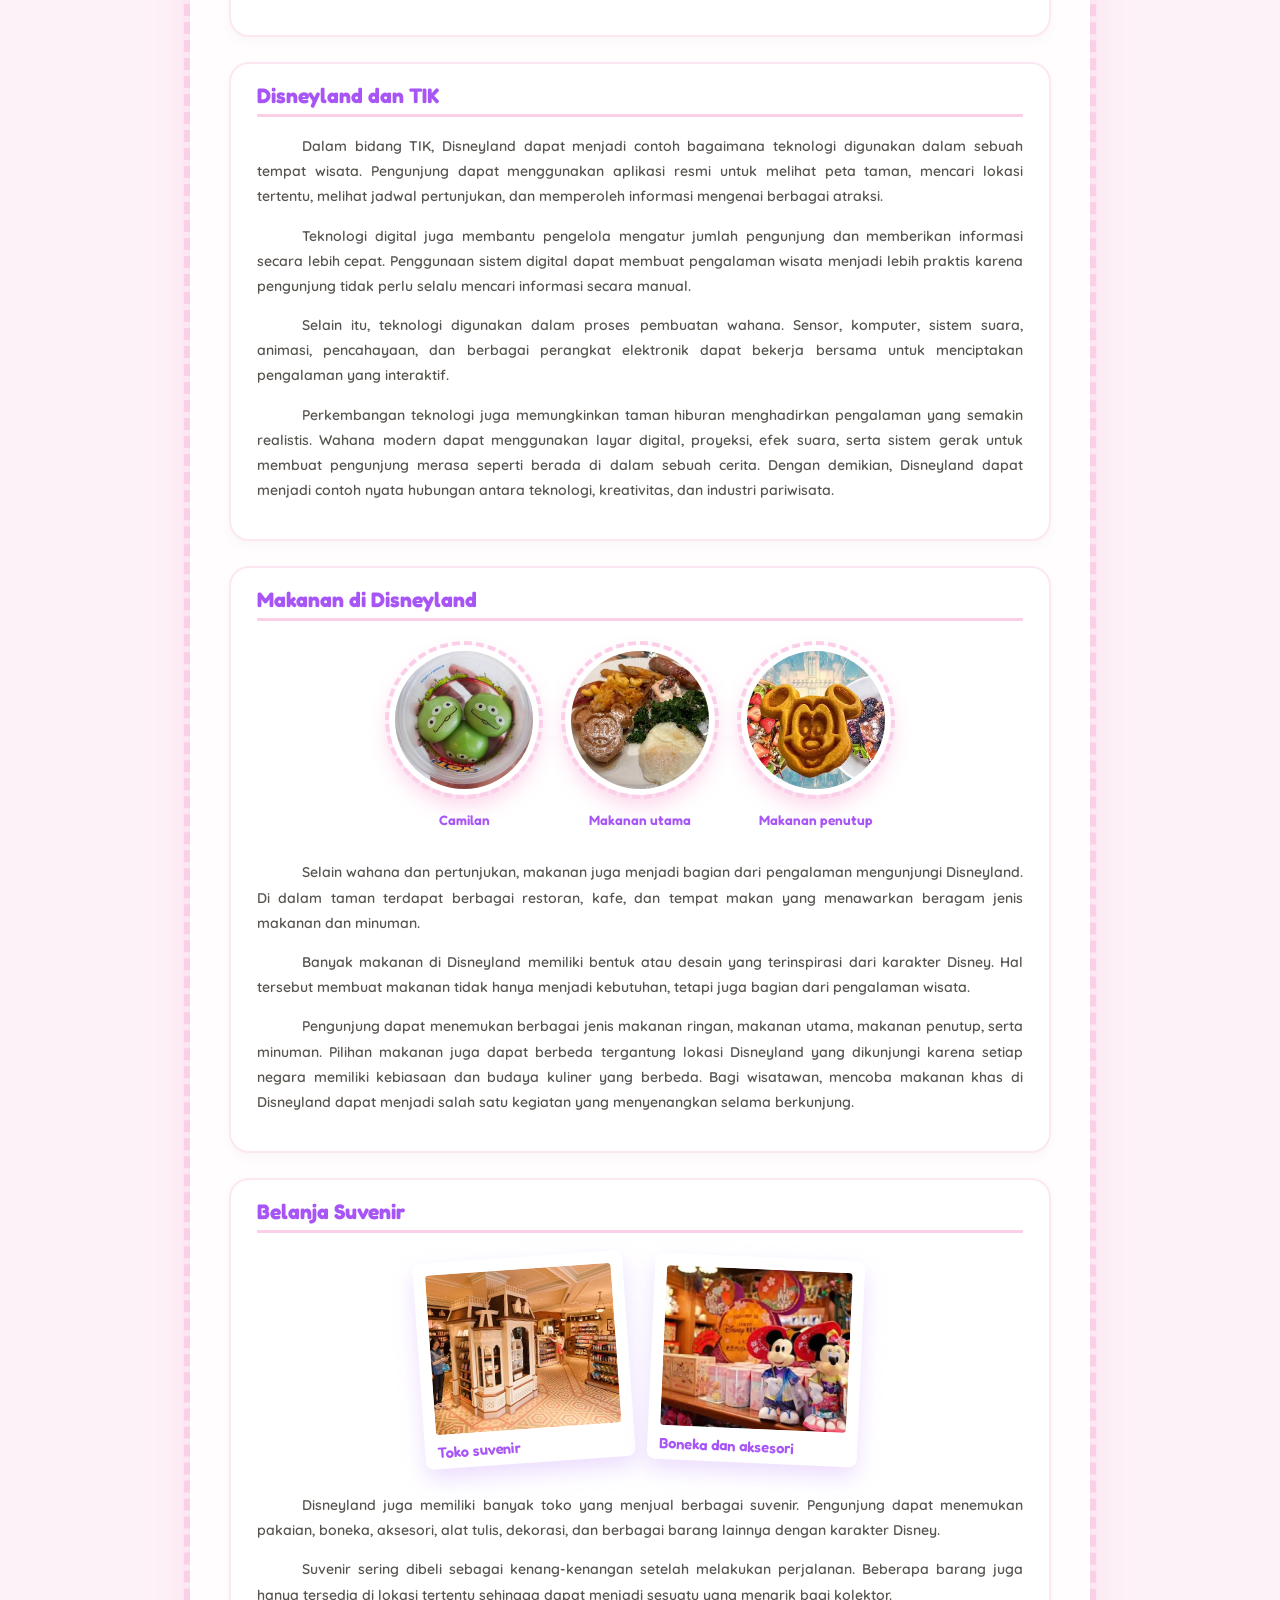
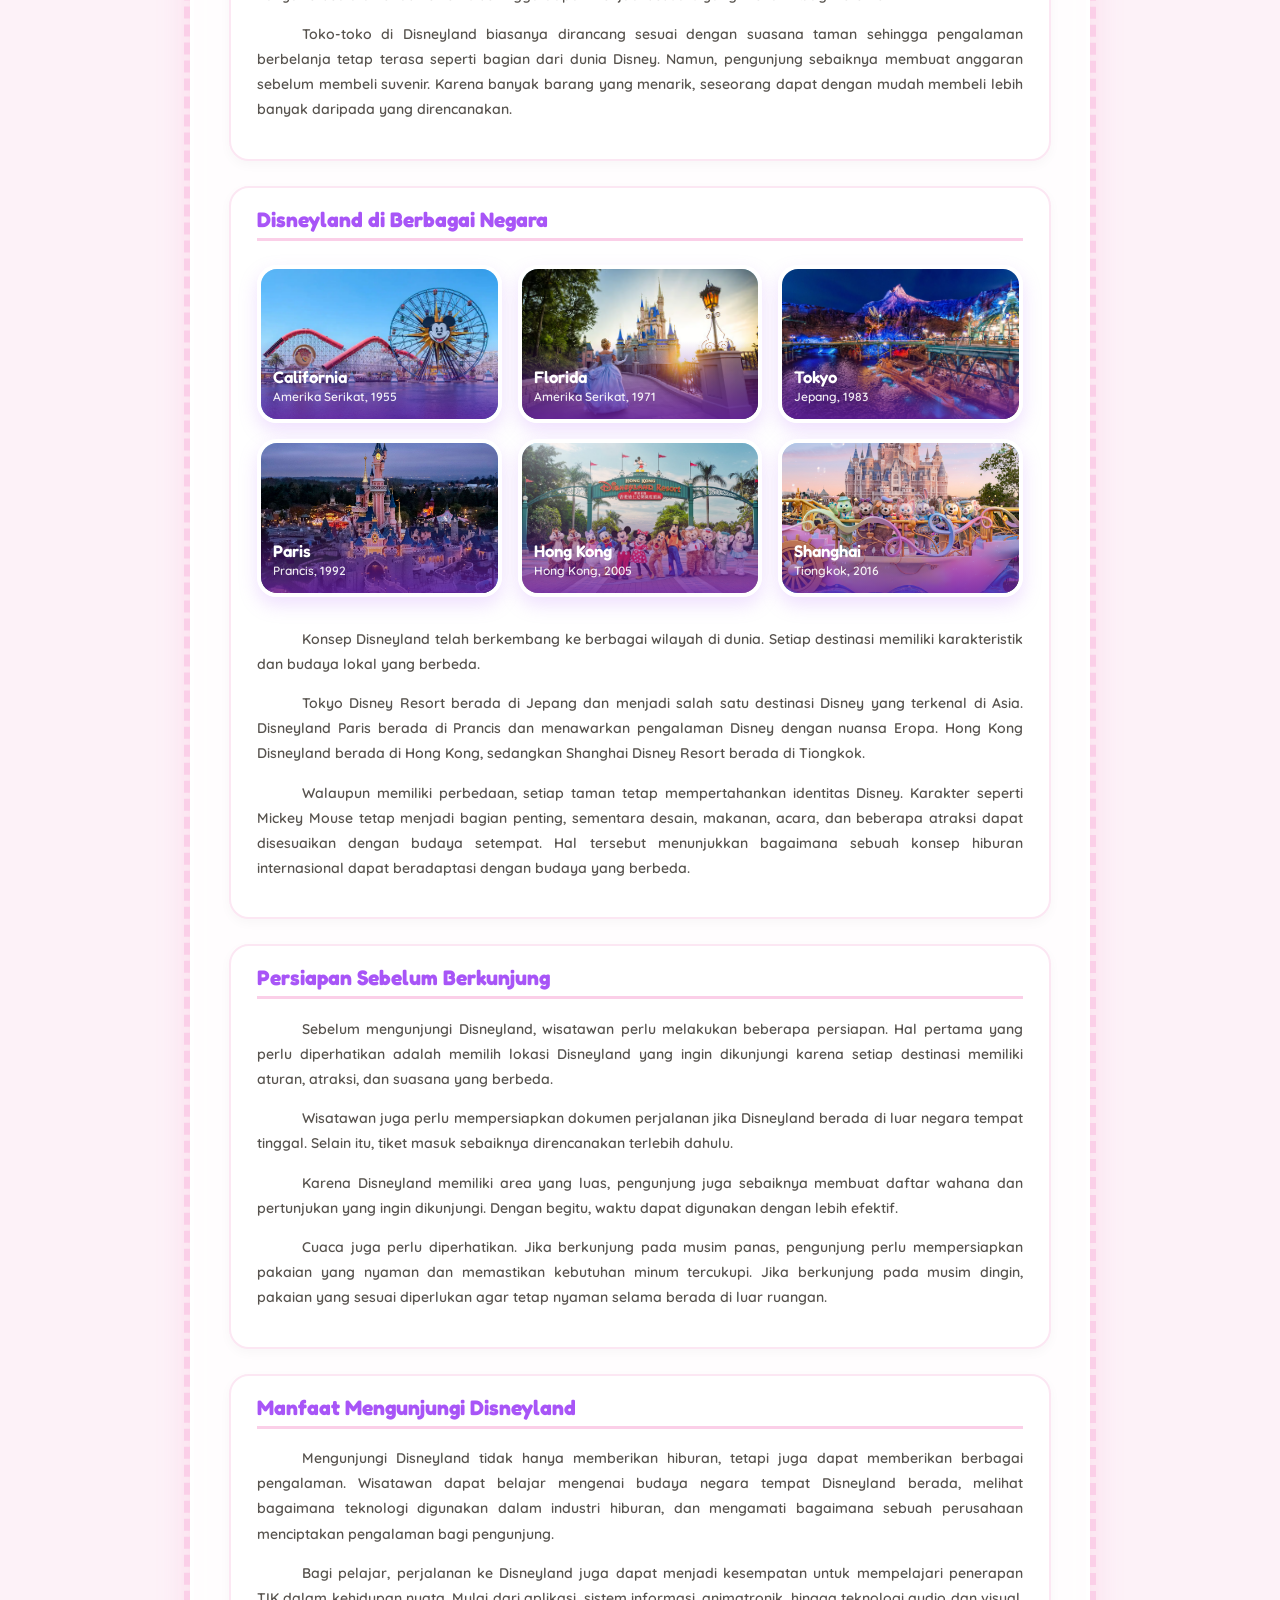
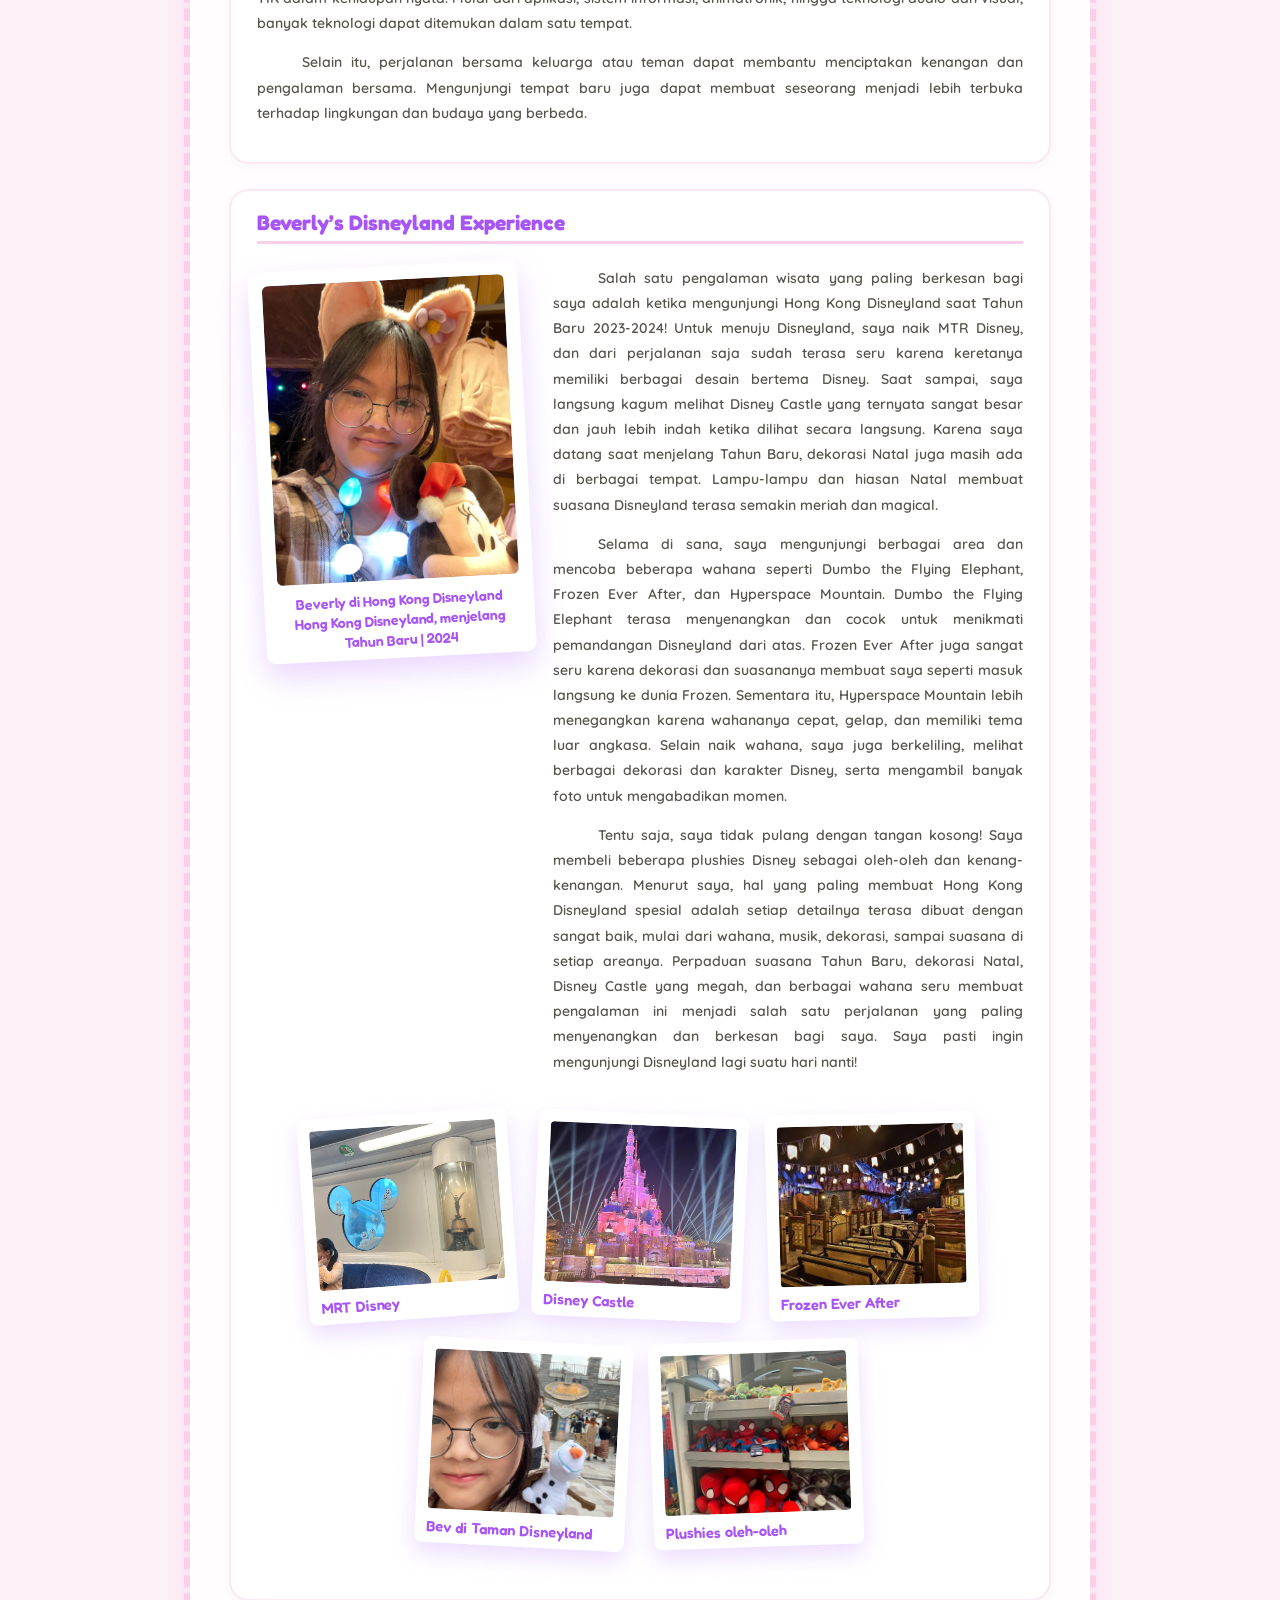
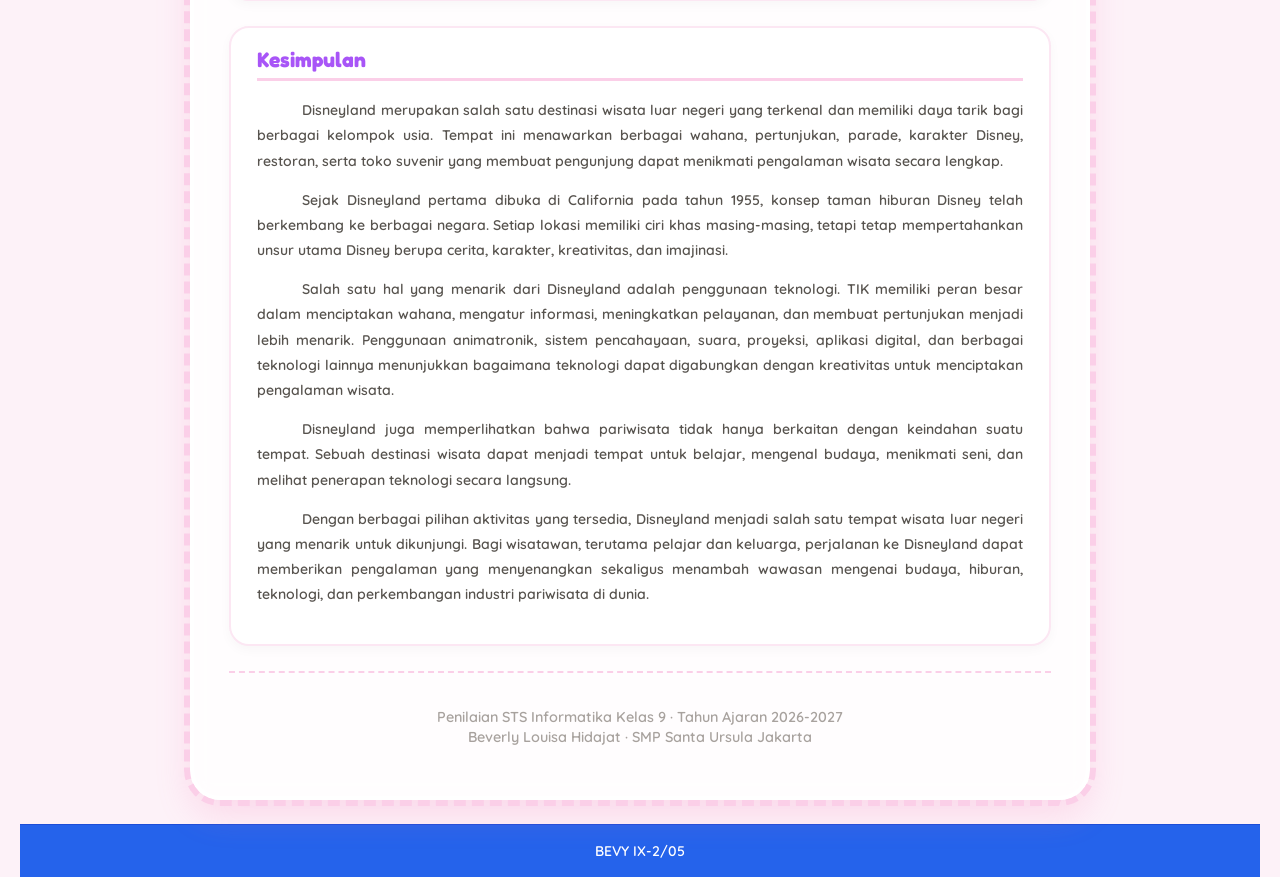
<file: sts.html>
<!DOCTYPE html>
<html lang="en">
<head>
  <meta charset="UTF-8">
  <meta name="viewport" content="width=device-width, initial-scale=1.0">
  <title>Wisata Luar Negeri - Disneyland</title>
  <link rel="stylesheet" href="sts.css">
  <link href="https://fonts.googleapis.com/css2?family=Fredoka:wght@400;500;600;700&family=Quicksand:wght@400;500;600;700&display=swap" rel="stylesheet">
</head>
<body class="terkunci">
        <!--Membuat Header-->
        <div class="header">
            <h1>TUGAS HTML & CSS</h1>
        </div>
        <!--Membuat Menu-->
        <div class="topnav">
                <a href="index.html">BIODATA</a>
                <a href="table.html">TABLE</a>
                <a href="list.html">LIST</a>
                <a href="sts.html">STS</a>
        </div>

  <div class="pemuat" id="pemuat">
    <div class="pemuat-isi">
      <img class="gbr-memuat" src="loading.png" alt="">
      <p class="pemuat-teks">Menyiapkan keajaiban</p>
    </div>
  </div>

  <div class="panel-atur">
    <button class="atur" id="saklarMode" type="button">🍓 Mode Siang</button>
  </div>

  <div class="langit" aria-hidden="true">
    <span class="benda b1"><img class="gbr" src="elemen1-mawar.png" alt=""></span>
    <span class="benda b2"><img class="gbr" src="elemen2-sepatu-kaca.png" alt=""></span>
    <span class="benda b3"><img class="gbr" src="elemen3-kereta-labu.png" alt=""></span>
    <span class="benda b4"><img class="gbr" src="elemen4-kerang.png" alt=""></span>
    <span class="benda b5"><img class="gbr" src="elemen5-garpu.png" alt=""></span>
    <span class="benda b6"><img class="gbr" src="elemen6-lampu-ajaib.png" alt=""></span>
    <span class="benda b7"><img class="gbr" src="elemen7-karpet.webp" alt=""></span>
    <span class="benda b8"><img class="gbr" src="elemen8-apel.png" alt=""></span>
    <span class="benda b9"><img class="gbr" src="elemen9-serbuk-peri.png" alt=""></span>
    <span class="benda b10"><img class="gbr" src="elemen10-jam.png" alt=""></span>
    <span class="benda b11"><img class="gbr" src="elemen11-salju.png" alt=""></span>
    <span class="benda b12"><img class="gbr" src="elemen12-istana-es.webp" alt=""></span>
    <span class="benda b13"><img class="gbr" src="elemen3-kereta-labu.png" alt=""></span>
    <span class="benda b14"><img class="gbr" src="elemen9-serbuk-peri.png" alt=""></span>
    <span class="benda b15"><img class="gbr" src="elemen11-salju.png" alt=""></span>
    <span class="benda b16"><img class="gbr" src="elemen2-sepatu-kaca.png" alt=""></span>
    <span class="benda b17"><img class="gbr" src="elemen8-apel.png" alt=""></span>
    <span class="benda b18"><img class="gbr" src="elemen4-kerang.png" alt=""></span>
    <span class="benda b19"><img class="gbr" src="elemen9-serbuk-peri.png" alt=""></span>
    <span class="benda b20"><img class="gbr" src="elemen6-lampu-ajaib.png" alt=""></span>
    <span class="benda b21"><img class="gbr" src="elemen1-mawar.png" alt=""></span>
    <span class="benda b22"><img class="gbr" src="elemen11-salju.png" alt=""></span>
    <span class="benda b23"><img class="gbr" src="elemen5-garpu.png" alt=""></span>
    <span class="benda b24"><img class="gbr" src="elemen8-apel.png" alt=""></span>
    <span class="benda b25"><img class="gbr" src="elemen9-serbuk-peri.png" alt=""></span>
    <span class="benda b26"><img class="gbr" src="elemen7-karpet.webp" alt=""></span>
    <span class="benda b27"><img class="gbr" src="elemen2-sepatu-kaca.png" alt=""></span>
    <span class="benda b28"><img class="gbr" src="elemen10-jam.png" alt=""></span>
  </div>

  <div class="sampul" id="sampul">

    <div class="cahaya"></div>

    <div class="gerbang" aria-hidden="true">
      <div class="daun kiri">
        <span class="cincin"></span>
        <span class="menara"></span>
      </div>
      <div class="daun kanan">
        <span class="cincin"></span>
        <span class="menara"></span>
      </div>
    </div>

    <div class="sampul-isi">
      <p class="sampul-label">SMP Santa Ursula Jakarta</p>
      <p class="sampul-kecil">STS TIK Kelas 92</p>
      <h1 class="sampul-judul">The Happiest Place on Earth</h1>
      <button class="tombol-masuk" id="tombolMasuk" type="button">Buka Gerbangnya</button>
      <p class="sampul-nama">Dibuat oleh Bev 92/5</p>
    </div>

  </div>

  <div class="halaman">

    <div class="hero-banner">
      <div class="hero-bg"></div>
      <div class="hero-overlay"></div>
      <div class="hero-content">
        <h1 class="hero-title">Dunia Penuh Keajaiban</h1>
        <p class="hero-subtitle">Selamat datang di tempat di mana semua impian dan cerita menjadi kenyataan</p>
      </div>
    </div>

    <div class="music-box">
      <button class="btn-music" type="button" onclick="toggleMusic()">
        <span id="music-icon">🎵</span> <span id="music-text">Putar musik latar</span>
      </button>
      <audio id="laguDisney" src="When You Wish Upon a Star.mp3.mpeg" loop></audio>
    </div>

    <header class="kepala">
      <p class="tiket">TIKET MASUK DISNEYLAND · TIK KELAS 9</p>
      <h1 class="judul">Disneyland</h1>
      <p class="subjudul">Wisata Luar Negeri ★ Tempat di mana cerita jadi nyata ★</p>
      <p class="penulis">Beverly Louisa Hidajat · Kelas 9.2 · No. Absen 5<br>SMP Santa Ursula Jakarta</p>
    </header>

    <nav class="isi-cepat">
      <a href="#pendahuluan" data-pesan="Mulai dari sini ya!">Pendahuluan</a>
      <a href="#sejarah" data-pesan="Cerita tahun 1955">Sejarah</a>
      <a href="#california" data-pesan="Taman yang pertama">Disneyland California</a>
      <a href="#wahana" data-pesan="Naik apa dulu?">Wahana</a>
      <a href="#karakter" data-pesan="Ketemu Mickey!">Karakter</a>
      <a href="#parade" data-pesan="Ada lampu dan musik">Parade</a>
      <a href="#teknologi" data-pesan="Robot dan animatronik">Teknologi</a>
      <a href="#tik" data-pesan="Efek keren dan Animasi">Teknologi di Disneyland</a>
      <a href="#makanan" data-pesan="Perut bahagia">Makanan</a>
      <a href="#suvenir" data-pesan="Bawa pulang kenangan">Suvenir</a>
      <a href="#negara" data-pesan="Enam resor di dunia">Berbagai Negara</a>
      <a href="#persiapan" data-pesan="Sebelum berangkat">Persiapan</a>
      <a href="#manfaat" data-pesan="Apa yang didapat">Manfaat</a>
      <a href="#pengalaman" data-pesan="Cerita Bev sendiri!">Pengalaman Bev</a>
      <a href="#kesimpulan" data-pesan="Penutupnya">Kesimpulan</a>
    </nav>

    <div class="pita" aria-hidden="true">
      <div class="pita-jalan">
        <img src="wahana1.jpg.jpeg" alt=""><img src="parade1.jpg.jpeg" alt=""><img src="makanan1.jpg.jpeg" alt="">
        <img src="negara3.jpg.jpeg" alt=""><img src="teknologi1.jpg.jpeg" alt=""><img src="suvenir1.jpg.jpeg" alt="">
        <img src="negara4.jpg.jpeg" alt=""><img src="wahana3.jpg.jpeg" alt="">
        <img src="wahana1.jpg.jpeg" alt=""><img src="parade1.jpg.jpeg" alt=""><img src="makanan1.jpg.jpeg" alt="">
        <img src="negara3.jpg.jpeg" alt=""><img src="teknologi1.jpg.jpeg" alt=""><img src="suvenir1.jpg.jpeg" alt="">
        <img src="negara4.jpg.jpeg" alt=""><img src="wahana3.jpg.jpeg" alt="">
      </div>
    </div>

    <div class="pencari">
      <input id="cari" type="text" autocomplete="off" placeholder="Cari di sini...">
      <button class="atur" id="hapusCari" type="button">Tampilkan semua</button>
      <p class="hasil-cari" id="hasilCari"></p>
    </div>

    <section id="pendahuluan">
      <h2>Pendahuluan</h2>
      <p>Wisata luar negeri merupakan salah satu kegiatan yang dapat memberikan pengalaman baru dan menyenangkan. Dengan mengunjungi tempat wisata di negara lain, seseorang tidak hanya dapat menikmati pemandangan dan hiburan, tetapi juga mengenal budaya, sejarah, teknologi, serta kebiasaan masyarakat di tempat tersebut. Salah satu destinasi wisata yang terkenal di seluruh dunia adalah Disneyland.</p>
      <p>Bagi jutaan orang di seluruh dunia, Disneyland bukan sekadar taman hiburan, melainkan sebuah mesin waktu yang mengembalikan keajaiban masa kecil dalam sekejap. Disneyland merupakan taman hiburan yang dibuat berdasarkan karakter, cerita, dan dunia yang berasal dari Disney. Tempat ini menawarkan berbagai wahana, pertunjukan, parade, toko, restoran, serta pengalaman bertemu dengan karakter Disney. Disneyland dikenal sebagai salah satu destinasi wisata keluarga yang populer karena menawarkan hiburan untuk anak-anak, remaja, maupun orang dewasa.</p>
      <p>Disneyland pertama kali dibuka di Anaheim, California, Amerika Serikat, pada tahun 1955. Sejak saat itu, konsep taman hiburan Disney berkembang ke berbagai negara. Saat ini, terdapat beberapa destinasi Disney di dunia, seperti Disneyland Resort di California, Walt Disney World Resort di Florida, Tokyo Disney Resort di Jepang, Disneyland Paris di Prancis, Hong Kong Disneyland, dan Shanghai Disney Resort di Tiongkok.</p>
      <p>Dengan konsep yang menggabungkan hiburan, teknologi, kreativitas, dan cerita, Disneyland menjadi tempat wisata yang berbeda dari taman hiburan biasa.</p>
    </section>

    <figure class="foto foto-tukar">
      <img class="depan" src="gambar1.jpg.jpeg" alt="Suasana taman Disneyland pada siang hari">
      <img class="belakang" src="gambar1-hover.jpg.jpeg" alt="Suasana taman Disneyland pada malam hari">
      <figcaption>Arahkan cursor ke image untuk melihat suasana malam di Disneyland</figcaption>
    </figure>

    <section id="sejarah">
      <h2>Sejarah Disneyland</h2>
      <p>Sejarah Disneyland berawal dari ide Walt Disney, seorang tokoh penting dalam perkembangan animasi dan industri hiburan. Walt Disney memiliki keinginan untuk menciptakan tempat di mana anak-anak dan orang dewasa dapat menikmati waktu bersama dalam lingkungan yang penuh imajinasi.</p>
      <p>Pada masa itu, taman hiburan yang tersedia sering kali tidak dirancang untuk dinikmati seluruh anggota keluarga secara bersama-sama. Walt Disney kemudian memiliki gagasan untuk membuat taman yang bersih, aman, menarik, dan memiliki berbagai atraksi yang dapat dinikmati oleh orang dari berbagai usia.</p>
      <p>Disneyland pertama dibangun di Anaheim, California. Taman tersebut resmi dibuka pada 17 Juli 1955. Pembukaannya menjadi sebuah peristiwa besar dan menarik perhatian masyarakat. Seiring berjalannya waktu, Disneyland terus berkembang dengan menambahkan berbagai wahana dan area baru.</p>
      <p>Keberhasilan Disneyland kemudian membuat konsep taman hiburan Disney berkembang ke berbagai negara. Setiap lokasi memiliki ciri khas tersendiri, tetapi tetap mempertahankan unsur utama Disney, seperti karakter terkenal, cerita fantasi, dan suasana yang penuh imajinasi.</p>
    </section>

    <section id="california">
      <h2>Disneyland California</h2>
      <p>Disneyland di Anaheim, California, merupakan taman Disney pertama di dunia. Lokasinya berada di dekat Los Angeles sehingga mudah menjadi bagian dari perjalanan wisata di California.</p>
      <p>Disneyland Resort terdiri dari dua taman utama, yaitu Disneyland Park dan Disney California Adventure Park. Disneyland Park merupakan taman yang lebih tradisional dengan berbagai area bertema Disney. Sementara itu, Disney California Adventure memiliki berbagai atraksi yang terinspirasi dari California dan cerita-cerita Disney serta Pixar.</p>
      <p>Salah satu ikon paling terkenal di Disneyland Park adalah Sleeping Beauty Castle. Kastel tersebut sering menjadi latar foto bagi pengunjung dan menjadi salah satu simbol Disneyland.</p>
      <p>Di Disneyland, pengunjung dapat menjelajahi berbagai area dengan tema yang berbeda. Setiap area memiliki dekorasi, musik, bangunan, toko, dan wahana yang disesuaikan dengan tema tersebut. Hal ini membuat pengunjung merasa seperti masuk ke dalam dunia cerita yang berbeda.</p>
    </section>

    <div class="kartu-fakta">
      <span class="ikon">🏰</span>
      <p>Disneyland pertama dibuka pada 17 Juli 1955 di Anaheim, California, dan sekarang konsepnya sudah ada di enam resor Disney di seluruh dunia.</p>
    </div>

    <section id="wahana">
      <h2>Wahana di Disneyland</h2>

      <div class="galeri-polaroid">
        <figure class="polaroid"><img src="wahana1.jpg.jpeg" alt="Wahana bertema petualangan"><figcaption>Wahana petualangan</figcaption></figure>
        <figure class="polaroid"><img src="wahana2.jpg.jpeg" alt="Wahana untuk keluarga"><figcaption>Wahana keluarga</figcaption></figure>
        <figure class="polaroid"><img src="wahana3.jpg.jpeg" alt="Wahana dengan efek khusus"><figcaption>Wahana efek khusus</figcaption></figure>
      </div>
      <p>Salah satu alasan utama wisatawan mengunjungi Disneyland adalah berbagai wahana yang tersedia. Wahana di Disneyland tidak hanya mengandalkan kecepatan atau ketinggian, tetapi juga menggunakan cerita dan teknologi untuk menciptakan pengalaman yang menarik.</p>
      <p>Beberapa wahana memiliki tema petualangan, sementara lainnya menggunakan karakter dan cerita dari film Disney. Ada juga wahana yang cocok untuk keluarga sehingga anak-anak dapat menikmatinya bersama orang tua.</p>
      <p>Wahana seperti Pirates of the Caribbean membawa pengunjung ke dunia bajak laut dengan dekorasi dan efek khusus. Ada pula “it’s a small world”, sebuah atraksi yang membawa pengunjung dalam perjalanan melalui berbagai representasi budaya dunia.</p>
      <p>Untuk pengunjung yang menyukai petualangan, tersedia berbagai wahana dengan suasana yang lebih menegangkan. Sementara itu, anak-anak dapat menikmati atraksi yang lebih santai dan sesuai dengan usia mereka. Keragaman wahana membuat pengunjung dapat memilih aktivitas sesuai dengan minat dan tingkat kenyamanan masing-masing.</p>
    </section>

    <figure class="foto foto-bayangan">
      <img src="gambar2.jpg.jpeg" alt="Wahana dan dekorasi di dalam taman Disneyland">
      <figcaption>Setiap area punya dekorasi, musik, dan bangunan dengan tema sendiri</figcaption>
    </figure>

    <section id="karakter">
      <h2>Karakter Disney</h2>
      <p>Salah satu hal yang membedakan Disneyland dari banyak tempat wisata lainnya adalah kesempatan untuk bertemu dengan karakter Disney. Pengunjung dapat melihat karakter terkenal seperti Mickey Mouse, Minnie Mouse, Donald Duck, Goofy, dan berbagai karakter lainnya.</p>

      <div class="stiker">
        <figure><img src="karakter1.png" alt="Mickey Mouse"><figcaption>Mickey Mouse</figcaption></figure>
        <figure><img src="karakter2.png" alt="Minnie Mouse"><figcaption>Minnie Mouse</figcaption></figure>
        <figure><img src="karakter3.png" alt="Donald Duck"><figcaption>Donald Duck</figcaption></figure>
        <figure><img src="karakter4.png" alt="Goofy"><figcaption>Goofy</figcaption></figure>
      </div>

      <p>Karakter-karakter tersebut merupakan bagian penting dari pengalaman Disneyland. Pengunjung dapat berfoto bersama karakter atau melihat mereka dalam berbagai pertunjukan dan parade.</p>
      <p>Bagi anak-anak, bertemu karakter yang sebelumnya hanya mereka lihat melalui film atau buku dapat menjadi pengalaman yang sangat berkesan. Bagi orang dewasa, hal tersebut juga dapat mengingatkan mereka pada cerita dan karakter yang sudah dikenal sejak kecil.</p>
      <p>Kehadiran karakter Disney juga menunjukkan bagaimana sebuah tokoh fiksi dapat berkembang menjadi bagian dari budaya populer dan industri pariwisata.</p>
    </section>

    <section id="parade">
      <h2>Parade dan Pertunjukan</h2>

      <div class="galeri-dua">
        <figure><img src="parade1.jpg.jpeg" alt="Parade siang hari di Disneyland"><figcaption>Parade siang hari</figcaption></figure>
        <figure><img src="parade2.jpg.jpeg" alt="Pertunjukan cahaya pada malam hari"><figcaption>Pertunjukan malam</figcaption></figure>
      </div>
      <p>Selain wahana, Disneyland terkenal dengan parade dan pertunjukannya. Parade biasanya menampilkan kendaraan atau kereta bertema Disney yang dihiasi dekorasi menarik. Para karakter Disney juga ikut hadir dalam parade bersama para penari dan penghibur.</p>
      <p>Pertunjukan tersebut dirancang dengan memperhatikan musik, kostum, pencahayaan, koreografi, dan dekorasi. Semua unsur tersebut digabungkan untuk menciptakan sebuah pengalaman yang menarik bagi penonton.</p>
      <p>Pada waktu tertentu, Disneyland juga menyelenggarakan pertunjukan malam yang menggunakan cahaya, musik, proyeksi, dan efek khusus. Pertunjukan seperti ini menunjukkan bagaimana teknologi dapat digunakan untuk meningkatkan pengalaman wisata.</p>
      <p>Bagi wisatawan, menyaksikan parade dan pertunjukan dapat menjadi salah satu kegiatan yang tidak boleh dilewatkan karena memberikan suasana yang berbeda dari sekadar menaiki wahana.</p>
    </section>

    <section id="teknologi">
      <h2>Teknologi di Disneyland</h2>

      <figure class="foto-lebar">
        <img src="teknologi1.jpg.jpeg" alt="Animatronik dan efek cahaya di dalam wahana">
        <figcaption>Animatronik dan tata cahaya membuat wahana terasa hidup</figcaption>
      </figure>
      <p>Teknologi merupakan salah satu bagian penting dalam pengembangan Disneyland. Sebagai taman hiburan modern, Disneyland menggunakan berbagai teknologi untuk membuat wahana dan pertunjukannya lebih menarik.</p>
      <p>Salah satu contohnya adalah penggunaan animatronik, yaitu teknologi yang memungkinkan karakter atau objek bergerak secara otomatis sehingga terlihat lebih hidup. Teknologi ini banyak digunakan dalam berbagai atraksi bertema Disney.</p>
      <p>Selain itu, teknologi pencahayaan, suara, proyeksi, dan efek khusus juga digunakan untuk menciptakan suasana tertentu. Misalnya, sebuah wahana dapat membawa pengunjung ke dalam suasana hutan, laut, luar angkasa, atau dunia fantasi dengan bantuan kombinasi teknologi tersebut.</p>
      <p>Teknologi juga digunakan dalam pengelolaan taman. Sistem digital dapat membantu pengunjung memperoleh informasi mengenai wahana, jadwal pertunjukan, lokasi restoran, dan berbagai layanan lainnya. Hal ini menunjukkan bahwa teknologi informasi dan komunikasi atau TIK memiliki peran penting dalam industri pariwisata modern.</p>
    </section>

    <section id="tik">
      <h2>Disneyland dan TIK</h2>
      <p>Dalam bidang TIK, Disneyland dapat menjadi contoh bagaimana teknologi digunakan dalam sebuah tempat wisata. Pengunjung dapat menggunakan aplikasi resmi untuk melihat peta taman, mencari lokasi tertentu, melihat jadwal pertunjukan, dan memperoleh informasi mengenai berbagai atraksi.</p>
      <p>Teknologi digital juga membantu pengelola mengatur jumlah pengunjung dan memberikan informasi secara lebih cepat. Penggunaan sistem digital dapat membuat pengalaman wisata menjadi lebih praktis karena pengunjung tidak perlu selalu mencari informasi secara manual.</p>
      <p>Selain itu, teknologi digunakan dalam proses pembuatan wahana. Sensor, komputer, sistem suara, animasi, pencahayaan, dan berbagai perangkat elektronik dapat bekerja bersama untuk menciptakan pengalaman yang interaktif.</p>
      <p>Perkembangan teknologi juga memungkinkan taman hiburan menghadirkan pengalaman yang semakin realistis. Wahana modern dapat menggunakan layar digital, proyeksi, efek suara, serta sistem gerak untuk membuat pengunjung merasa seperti berada di dalam sebuah cerita. Dengan demikian, Disneyland dapat menjadi contoh nyata hubungan antara teknologi, kreativitas, dan industri pariwisata.</p>
    </section>

    <section id="makanan">
      <h2>Makanan di Disneyland</h2>

      <div class="galeri-bulat">
        <figure><img src="makanan1.jpg.jpeg" alt="Camilan berbentuk karakter"><figcaption>Camilan</figcaption></figure>
        <figure><img src="makanan2.jpg.jpeg" alt="Makanan utama di restoran"><figcaption>Makanan utama</figcaption></figure>
        <figure><img src="makanan3.jpg.jpeg" alt="Makanan penutup dan minuman"><figcaption>Makanan penutup</figcaption></figure>
      </div>
      <p>Selain wahana dan pertunjukan, makanan juga menjadi bagian dari pengalaman mengunjungi Disneyland. Di dalam taman terdapat berbagai restoran, kafe, dan tempat makan yang menawarkan beragam jenis makanan dan minuman.</p>
      <p>Banyak makanan di Disneyland memiliki bentuk atau desain yang terinspirasi dari karakter Disney. Hal tersebut membuat makanan tidak hanya menjadi kebutuhan, tetapi juga bagian dari pengalaman wisata.</p>
      <p>Pengunjung dapat menemukan berbagai jenis makanan ringan, makanan utama, makanan penutup, serta minuman. Pilihan makanan juga dapat berbeda tergantung lokasi Disneyland yang dikunjungi karena setiap negara memiliki kebiasaan dan budaya kuliner yang berbeda. Bagi wisatawan, mencoba makanan khas di Disneyland dapat menjadi salah satu kegiatan yang menyenangkan selama berkunjung.</p>
    </section>

    <section id="suvenir">
      <h2>Belanja Suvenir</h2>

      <div class="galeri-polaroid">
        <figure class="polaroid"><img src="suvenir1.jpg.jpeg" alt="Toko suvenir di dalam taman"><figcaption>Toko suvenir</figcaption></figure>
        <figure class="polaroid"><img src="suvenir2.jpg.jpeg" alt="Boneka dan aksesori karakter"><figcaption>Boneka dan aksesori</figcaption></figure>
      </div>
      <p>Disneyland juga memiliki banyak toko yang menjual berbagai suvenir. Pengunjung dapat menemukan pakaian, boneka, aksesori, alat tulis, dekorasi, dan berbagai barang lainnya dengan karakter Disney.</p>
      <p>Suvenir sering dibeli sebagai kenang-kenangan setelah melakukan perjalanan. Beberapa barang juga hanya tersedia di lokasi tertentu sehingga dapat menjadi sesuatu yang menarik bagi kolektor.</p>
      <p>Toko-toko di Disneyland biasanya dirancang sesuai dengan suasana taman sehingga pengalaman berbelanja tetap terasa seperti bagian dari dunia Disney. Namun, pengunjung sebaiknya membuat anggaran sebelum membeli suvenir. Karena banyak barang yang menarik, seseorang dapat dengan mudah membeli lebih banyak daripada yang direncanakan.</p>
    </section>

    <section id="negara">
      <h2>Disneyland di Berbagai Negara</h2>

      <div class="kartu-negara">
        <a class="negara"><img src="negara1.jpg.jpeg" alt="Disneyland Resort California"><span>California<small>Amerika Serikat, 1955</small></span></a>
        <a class="negara"><img src="negara2.jpg.jpeg" alt="Walt Disney World Florida"><span>Florida<small>Amerika Serikat, 1971</small></span></a>
        <a class="negara"><img src="negara3.jpg.jpeg" alt="Tokyo Disney Resort"><span>Tokyo<small>Jepang, 1983</small></span></a>
        <a class="negara"><img src="negara4.jpg.jpeg" alt="Disneyland Paris"><span>Paris<small>Prancis, 1992</small></span></a>
        <a class="negara"><img src="negara5.jpg.jpeg" alt="Hong Kong Disneyland"><span>Hong Kong<small>Hong Kong, 2005</small></span></a>
        <a class="negara"><img src="negara6.jpg.jpeg" alt="Shanghai Disney Resort"><span>Shanghai<small>Tiongkok, 2016</small></span></a>
      </div>
      <p>Konsep Disneyland telah berkembang ke berbagai wilayah di dunia. Setiap destinasi memiliki karakteristik dan budaya lokal yang berbeda.</p>
      <p>Tokyo Disney Resort berada di Jepang dan menjadi salah satu destinasi Disney yang terkenal di Asia. Disneyland Paris berada di Prancis dan menawarkan pengalaman Disney dengan nuansa Eropa. Hong Kong Disneyland berada di Hong Kong, sedangkan Shanghai Disney Resort berada di Tiongkok.</p>
      <p>Walaupun memiliki perbedaan, setiap taman tetap mempertahankan identitas Disney. Karakter seperti Mickey Mouse tetap menjadi bagian penting, sementara desain, makanan, acara, dan beberapa atraksi dapat disesuaikan dengan budaya setempat. Hal tersebut menunjukkan bagaimana sebuah konsep hiburan internasional dapat beradaptasi dengan budaya yang berbeda.</p>
    </section>

    <section id="persiapan">
      <h2>Persiapan Sebelum Berkunjung</h2>
      <p>Sebelum mengunjungi Disneyland, wisatawan perlu melakukan beberapa persiapan. Hal pertama yang perlu diperhatikan adalah memilih lokasi Disneyland yang ingin dikunjungi karena setiap destinasi memiliki aturan, atraksi, dan suasana yang berbeda.</p>
      <p>Wisatawan juga perlu mempersiapkan dokumen perjalanan jika Disneyland berada di luar negara tempat tinggal. Selain itu, tiket masuk sebaiknya direncanakan terlebih dahulu.</p>
      <p>Karena Disneyland memiliki area yang luas, pengunjung juga sebaiknya membuat daftar wahana dan pertunjukan yang ingin dikunjungi. Dengan begitu, waktu dapat digunakan dengan lebih efektif.</p>
      <p>Cuaca juga perlu diperhatikan. Jika berkunjung pada musim panas, pengunjung perlu mempersiapkan pakaian yang nyaman dan memastikan kebutuhan minum tercukupi. Jika berkunjung pada musim dingin, pakaian yang sesuai diperlukan agar tetap nyaman selama berada di luar ruangan.</p>
    </section>

    <section id="manfaat">
      <h2>Manfaat Mengunjungi Disneyland</h2>
      <p>Mengunjungi Disneyland tidak hanya memberikan hiburan, tetapi juga dapat memberikan berbagai pengalaman. Wisatawan dapat belajar mengenai budaya negara tempat Disneyland berada, melihat bagaimana teknologi digunakan dalam industri hiburan, dan mengamati bagaimana sebuah perusahaan menciptakan pengalaman bagi pengunjung.</p>
      <p>Bagi pelajar, perjalanan ke Disneyland juga dapat menjadi kesempatan untuk mempelajari penerapan TIK dalam kehidupan nyata. Mulai dari aplikasi, sistem informasi, animatronik, hingga teknologi audio dan visual, banyak teknologi dapat ditemukan dalam satu tempat.</p>
      <p>Selain itu, perjalanan bersama keluarga atau teman dapat membantu menciptakan kenangan dan pengalaman bersama. Mengunjungi tempat baru juga dapat membuat seseorang menjadi lebih terbuka terhadap lingkungan dan budaya yang berbeda.</p>
    </section>

    <section id="pengalaman">
      <h2>Beverly’s Disneyland Experience</h2>

      <div class="pengalaman">
        <figure class="foto-bev">
          <img src="foto-beverly.jpg.jpeg" alt="Beverly di Hong Kong Disneyland">
          <figcaption>Beverly di Hong Kong Disneyland<br>Hong Kong Disneyland, menjelang Tahun Baru | 2024</figcaption>
        </figure>

        <div class="cerita">
          <p>Salah satu pengalaman wisata yang paling berkesan bagi saya adalah ketika mengunjungi Hong Kong Disneyland saat Tahun Baru 2023-2024! Untuk menuju Disneyland, saya naik MTR Disney, dan dari perjalanan saja sudah terasa seru karena keretanya memiliki berbagai desain bertema Disney. Saat sampai, saya langsung kagum melihat Disney Castle yang ternyata sangat besar dan jauh lebih indah ketika dilihat secara langsung. Karena saya datang saat menjelang Tahun Baru, dekorasi Natal juga masih ada di berbagai tempat. Lampu-lampu dan hiasan Natal membuat suasana Disneyland terasa semakin meriah dan magical.</p>
          <p>Selama di sana, saya mengunjungi berbagai area dan mencoba beberapa wahana seperti Dumbo the Flying Elephant, Frozen Ever After, dan Hyperspace Mountain. Dumbo the Flying Elephant terasa menyenangkan dan cocok untuk menikmati pemandangan Disneyland dari atas. Frozen Ever After juga sangat seru karena dekorasi dan suasananya membuat saya seperti masuk langsung ke dunia Frozen. Sementara itu, Hyperspace Mountain lebih menegangkan karena wahananya cepat, gelap, dan memiliki tema luar angkasa. Selain naik wahana, saya juga berkeliling, melihat berbagai dekorasi dan karakter Disney, serta mengambil banyak foto untuk mengabadikan momen.</p>
          <p>Tentu saja, saya tidak pulang dengan tangan kosong! Saya membeli beberapa plushies Disney sebagai oleh-oleh dan kenang-kenangan. Menurut saya, hal yang paling membuat Hong Kong Disneyland spesial adalah setiap detailnya terasa dibuat dengan sangat baik, mulai dari wahana, musik, dekorasi, sampai suasana di setiap areanya. Perpaduan suasana Tahun Baru, dekorasi Natal, Disney Castle yang megah, dan berbagai wahana seru membuat pengalaman ini menjadi salah satu perjalanan yang paling menyenangkan dan berkesan bagi saya. Saya pasti ingin mengunjungi Disneyland lagi suatu hari nanti!</p>
        </div>
      </div>

      <div class="galeri-polaroid">
        <figure class="polaroid"><img src="bev4.jpg.jpeg" alt="MRT Disney bertema Disney"><figcaption>MRT Disney</figcaption></figure>
        <figure class="polaroid"><img src="bev1.jpg.jpeg" alt="Disney Castle di Hong Kong Disneyland"><figcaption>Disney Castle</figcaption></figure>
        <figure class="polaroid"><img src="bev2.jpg.jpeg" alt="Wahana Frozen Ever After"><figcaption>Frozen Ever After</figcaption></figure>
        <figure class="polaroid"><img src="bev5.jpg.jpeg" alt="Foto Bev di taman Disneyland"><figcaption>Bev di Taman Disneyland</figcaption></figure>
        <figure class="polaroid"><img src="bev3.jpg.jpeg" alt="Plushies Disney yang dibeli sebagai oleh-oleh"><figcaption>Plushies oleh-oleh</figcaption></figure>
      </div>
    </section>

    <section id="kesimpulan">
      <h2>Kesimpulan</h2>
      <p>Disneyland merupakan salah satu destinasi wisata luar negeri yang terkenal dan memiliki daya tarik bagi berbagai kelompok usia. Tempat ini menawarkan berbagai wahana, pertunjukan, parade, karakter Disney, restoran, serta toko suvenir yang membuat pengunjung dapat menikmati pengalaman wisata secara lengkap.</p>
      <p>Sejak Disneyland pertama dibuka di California pada tahun 1955, konsep taman hiburan Disney telah berkembang ke berbagai negara. Setiap lokasi memiliki ciri khas masing-masing, tetapi tetap mempertahankan unsur utama Disney berupa cerita, karakter, kreativitas, dan imajinasi.</p>
      <p>Salah satu hal yang menarik dari Disneyland adalah penggunaan teknologi. TIK memiliki peran besar dalam menciptakan wahana, mengatur informasi, meningkatkan pelayanan, dan membuat pertunjukan menjadi lebih menarik. Penggunaan animatronik, sistem pencahayaan, suara, proyeksi, aplikasi digital, dan berbagai teknologi lainnya menunjukkan bagaimana teknologi dapat digabungkan dengan kreativitas untuk menciptakan pengalaman wisata.</p>
      <p>Disneyland juga memperlihatkan bahwa pariwisata tidak hanya berkaitan dengan keindahan suatu tempat. Sebuah destinasi wisata dapat menjadi tempat untuk belajar, mengenal budaya, menikmati seni, dan melihat penerapan teknologi secara langsung.</p>
      <p>Dengan berbagai pilihan aktivitas yang tersedia, Disneyland menjadi salah satu tempat wisata luar negeri yang menarik untuk dikunjungi. Bagi wisatawan, terutama pelajar dan keluarga, perjalanan ke Disneyland dapat memberikan pengalaman yang menyenangkan sekaligus menambah wawasan mengenai budaya, hiburan, teknologi, dan perkembangan industri pariwisata di dunia.</p>
    </section>

    <footer class="kaki">
      <p>Penilaian STS Informatika Kelas 9 · Tahun Ajaran 2026-2027<br>Beverly Louisa Hidajat · SMP Santa Ursula Jakarta</p>
    </footer>

  </div>

  <button class="ke-atas" id="keAtas" type="button" title="Kembali ke atas">↑</button>

  <script>
    var sudahDibuka = false;

    function bukaHalaman() {
      if (sudahDibuka) return;
      sudahDibuka = true;

      var sampul = document.getElementById('sampul');
      sampul.classList.add('terbuka');

      setTimeout(function () {
        sampul.classList.add('hilang');
        document.body.classList.remove('terkunci');
        document.body.classList.add('dibuka');
      }, 1500);
    }

    document.getElementById('tombolMasuk').addEventListener('click', bukaHalaman);
    document.getElementById('sampul').addEventListener('click', bukaHalaman);

    var bagian = document.querySelectorAll('section, .foto, .kartu-fakta, .pita');
    bagian.forEach(function (el) { el.classList.add('reveal'); });

    var pengamat = new IntersectionObserver(function (daftar) {
      daftar.forEach(function (item) {
        if (item.isIntersecting) {
          item.target.classList.add('muncul');
          pengamat.unobserve(item.target);
        }
      });
    }, { threshold: 0.12 });

    bagian.forEach(function (el) { pengamat.observe(el); });

    var tombolAtas = document.getElementById('keAtas');

    window.addEventListener('scroll', function () {
      if (window.scrollY > 400) { tombolAtas.classList.add('tampil'); }
      else { tombolAtas.classList.remove('tampil'); }
    });

    tombolAtas.addEventListener('click', function () {
      window.scrollTo({ top: 0, behavior: 'smooth' });
    });

    var bentukLetik = ['✨', '💖', '⭐', '💫', '🌟'];

    document.addEventListener('click', function (e) {
      for (var i = 0; i < 6; i++) {
        var letik = document.createElement('span');
        letik.className = 'letik';
        letik.textContent = bentukLetik[Math.floor(Math.random() * bentukLetik.length)];
        letik.style.left = e.clientX + 'px';
        letik.style.top = e.clientY + 'px';
        letik.style.setProperty('--arahX', (Math.random() * 160 - 80) + 'px');
        letik.style.setProperty('--arahY', (-Math.random() * 120 - 40) + 'px');
        letik.style.fontSize = (12 + Math.random() * 14) + 'px';
        letik.style.animationDelay = (i * 0.04) + 's';
        document.body.appendChild(letik);
        setTimeout(function (el) { return function () { el.remove(); }; }(letik), 1400);
      }
    });

    document.getElementById('saklarMode').addEventListener('click', function () {
      document.body.classList.toggle('malam');
      var malam = document.body.classList.contains('malam');
      this.innerHTML = malam ? '🌙 Mode Malam' : '🍓 Mode Siang';
    });

    var kolomCari = document.getElementById('cari');
    var kabar = document.getElementById('hasilCari');
    var semuaBagian = document.querySelectorAll('.halaman section');
    var semuaFoto = document.querySelectorAll('.halaman > .foto, .halaman > .kartu-fakta');

    function jalankanCari() {
      var kata = kolomCari.value.toLowerCase().trim();
      var ketemu = 0;

      semuaBagian.forEach(function (bagian) {
        var cocok = kata === '' || bagian.textContent.toLowerCase().indexOf(kata) > -1;
        bagian.style.display = cocok ? '' : 'none';
        if (cocok) ketemu++;
      });

      semuaFoto.forEach(function (el) { el.style.display = kata === '' ? '' : 'none'; });

      if (kata === '') { kabar.textContent = ''; }
      else if (ketemu > 0) { kabar.innerHTML = '✨ Ada ' + ketemu + ' bagian yang cocok!'; }
      else { kabar.innerHTML = '😕 Belum ada yang cocok, coba kata lain.'; }
    }

    var jedaCari;
    kolomCari.addEventListener('input', function () {
      clearTimeout(jedaCari);
      jedaCari = setTimeout(jalankanCari, 250);
    });

    document.getElementById('hapusCari').addEventListener('click', function () {
      kolomCari.value = '';
      jalankanCari();
    });

    var langit = document.querySelector('.langit');
    var jedaGoyang;

    window.addEventListener('scroll', function () {
      if (!langit) return;

      langit.style.transform = 'translateY(' + (window.scrollY * -0.04) + 'px)';
      langit.classList.add('goyang');

      clearTimeout(jedaGoyang);
      jedaGoyang = setTimeout(function () { langit.classList.remove('goyang'); }, 400);
    });

    window.addEventListener('load', function () {
      setTimeout(function () {
        document.getElementById('pemuat').classList.add('selesai');
      }, 1100);
    });

    function toggleMusic() {
      var audio = document.getElementById('laguDisney');
      var ikon = document.getElementById('music-icon');
      var teks = document.getElementById('music-text');

      if (audio.paused) {
        audio.play();
        ikon.innerHTML = '⏸️';
        teks.textContent = 'Hentikan musik';
      } else {
        audio.pause();
        ikon.innerHTML = '🎵';
        teks.textContent = 'Putar musik latar';
      }
    }
  </script>

    <!--Membuat Footer-->
        <footer class="footer">
            <p>BEVY IX-2/05</p>
        </footer>
</body>
</html>
</file>
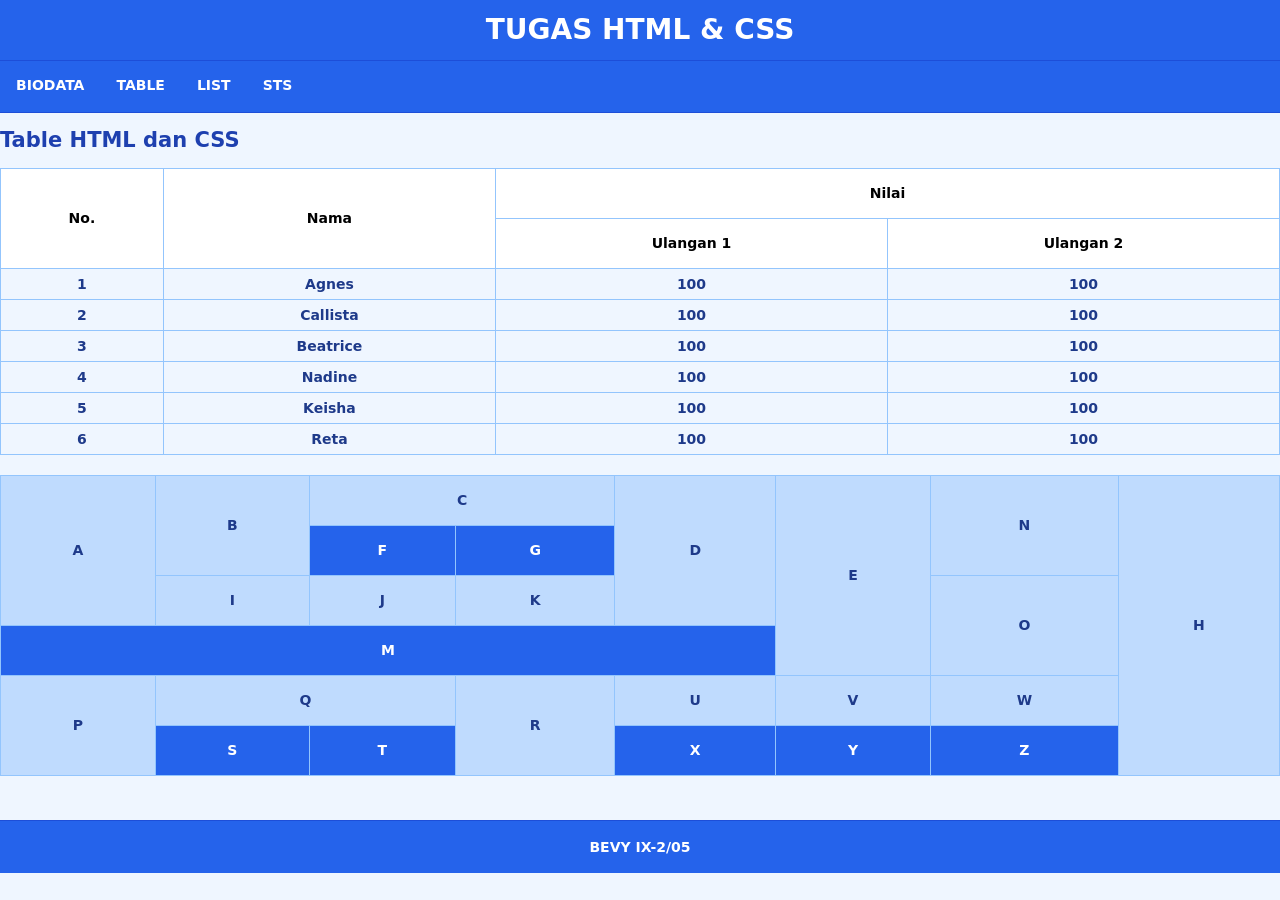
<file: table.html>
<!DOCTYPE html>
<html>
    <head>
        <title>Table HTML and CSS</title>
        <link rel="stylesheet" href="table.css">
    </head>
    <body>
        <!--Membuat Header-->
        <div class="header">
            <h1>TUGAS HTML & CSS</h1>
        </div>
        <!--Membuat Menu-->
        <div class="topnav">
                <a href="index.html">BIODATA</a>
                <a href="table.html">TABLE</a>
                <a href="list.html">LIST</a>
                <a href="sts.html">STS</a>
        </div>
        <h2>Table HTML dan CSS</h2>
        <table>
            <tr>
                <th rowspan="2" class="hover">No.</th>
                <th rowspan="2" class="hover">Nama</th>
                <th rowspan="1" colspan="2" class="hover">Nilai</th>
            </tr>
            <tr>
                <th class="hover">Ulangan 1</th>
                <th class="hover">Ulangan 2</th>
            </tr>
            <tr>
                <td class="hover">1</td>
                <td class="hover">Agnes</td>
                <td class="hover">100</td>
                <td class="hover">100</td>
            </tr>
            <tr>
                <td class="hover">2</td>
                <td class="hover">Callista</td>
                <td class="hover">100</td>
                <td class="hover">100</td>
            </tr>
            <tr>
                <td class="hover">3</td>
                <td class="hover">Beatrice</td>
                <td class="hover">100</td>
                <td class="hover">100</td>
            </tr>
            <tr>
                <td class="hover">4</td>
                <td class="hover">Nadine</td>
                <td class="hover">100</td>
                <td class="hover">100</td>
            </tr>
            <tr>
                <td class="hover">5</td>
                <td class="hover">Keisha</td>
                <td class="hover">100</td>
                <td class="hover">100</td>
            </tr>
            <tr>
                <td class="hover">6</td>
                <td class="hover">Reta</td>
                <td class="hover">100</td>
                <td class="hover">100</td>
            </tr>
        </table>
        <table>
            <tr>
                <th rowspan="3" class="warni"> A </th>
                <th rowspan="2" class="warni"> B </th>
                <th colspan="2" class="warni"> C </th>
                <th rowspan="3" class="warni"> D </th>
                <th rowspan="4" class="warni"> E </th>
                <th rowspan="2" class="warni"> N </th>
                <th rowspan="6" class="warni"> H </th>
            </tr>
            <tr>
                <th rowspan="1" class="warna"> F </th>
                <th class="warna"> G </th>
            </tr>
            <tr>
                <th class="warni"> I </th>
                <th class="warni"> J </th>
                <th class="warni"> K </th>
                <th rowspan="2" class="warni"> O </th>
            </tr>
            <tr>
                <th colspan="5" class="warna"> M </th>
            </tr>
            <tr>
                <th rowspan="2" class="warni"> P </th>
                <th colspan="2" class="warni"> Q </th>
                <th rowspan="2" class="warni"> R </th>
                <th class="warni"> U </th>
                <th class="warni"> V </th>
                <th class="warni"> W </th>
            </tr>
            <tr>
                <th class="warna"> S </th>
                <th class="warna"> T </th>
                <th class="warna"> X </th>
                <th class="warna"> Y </th>
                <th class="warna"> Z </th>
            </tr>
        </table>
         <!--Membuat Footer-->
        <footer class="footer">
            <p>BEVY IX-2/05</p>
        </footer>

    </body>
</html>
</file>
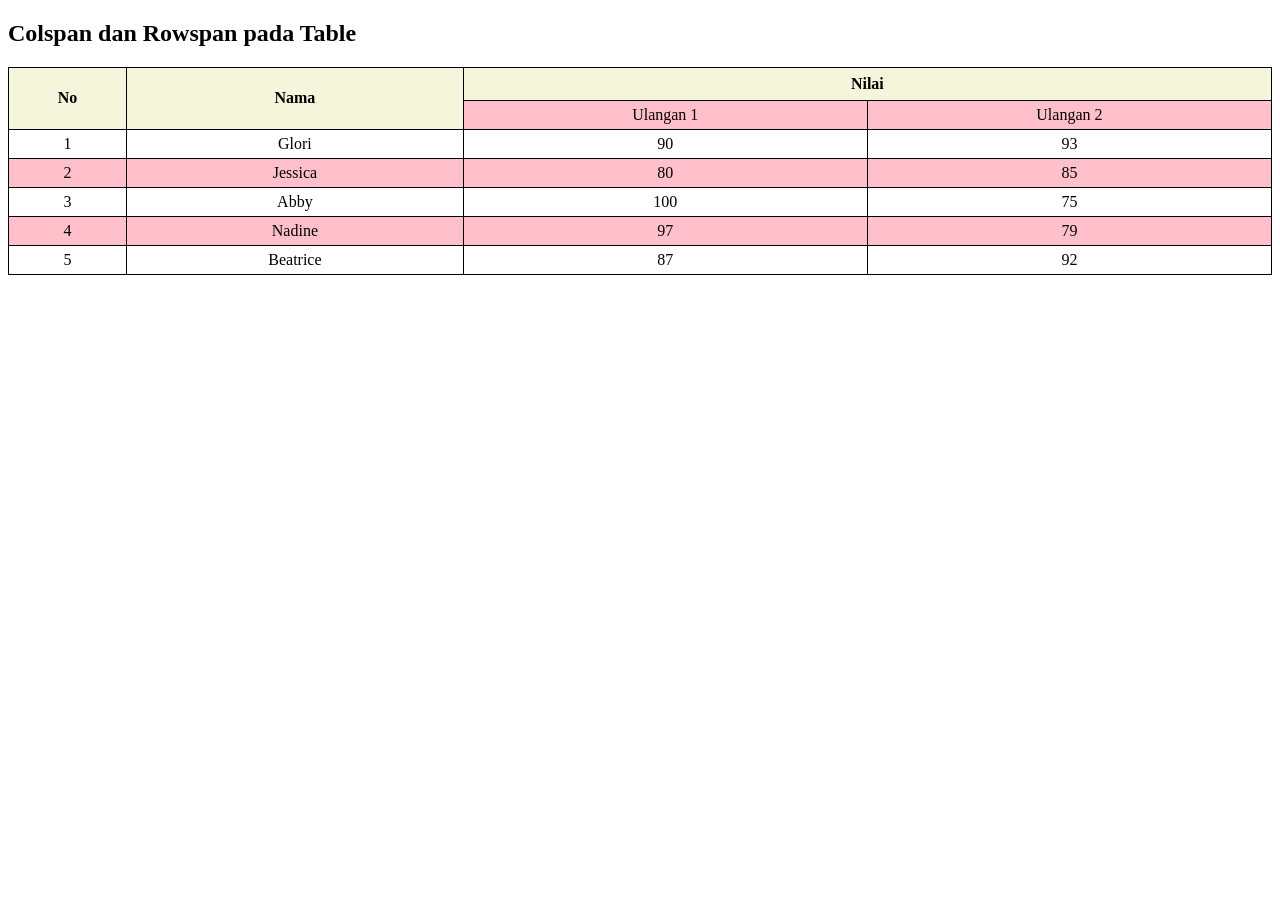
<file: table_gabung.html>
<!DOCTYPE html>
<html>
    <head>
        <title>Colspan dan Rowspan</title>
        <link rel="stylesheet" href="table_gabung.css">
    </head>
    <body>
        <h2>Colspan dan Rowspan pada Table</h2>
        <!--colspan : menggabungkan kolom
            rowspan : menggabungkan baris -->
        <table>
            <tr>
                <th rowspan="2">No</th>
                <th rowspan="2">Nama</th>
                <th colspan="2">Nilai</th>
            </tr>
            <tr>
                <td>Ulangan 1</td>
                <td>Ulangan 2</td>
            </tr>
            <tr>
                <td>1</td>
                <td>Glori</td>
                <td>90</td>
                <td>93</td>
            </tr>
           <tr>
                <td>2</td>
                <td>Jessica</td>
                <td>80</td>
                <td>85</td>
            </tr>
           <tr>
                <td>3</td>
                <td>Abby</td>
                <td>100</td>
                <td>75</td>
            </tr>
                <td>4</td>
                <td>Nadine</td>
                <td>97</td>
                <td>79</td>
            </tr> 
            </tr>
                <td>5</td>
                <td>Beatrice</td>
                <td>87</td>
                <td>92</td>
            </tr>                             
        </table>
    </body>
</html>
</file>
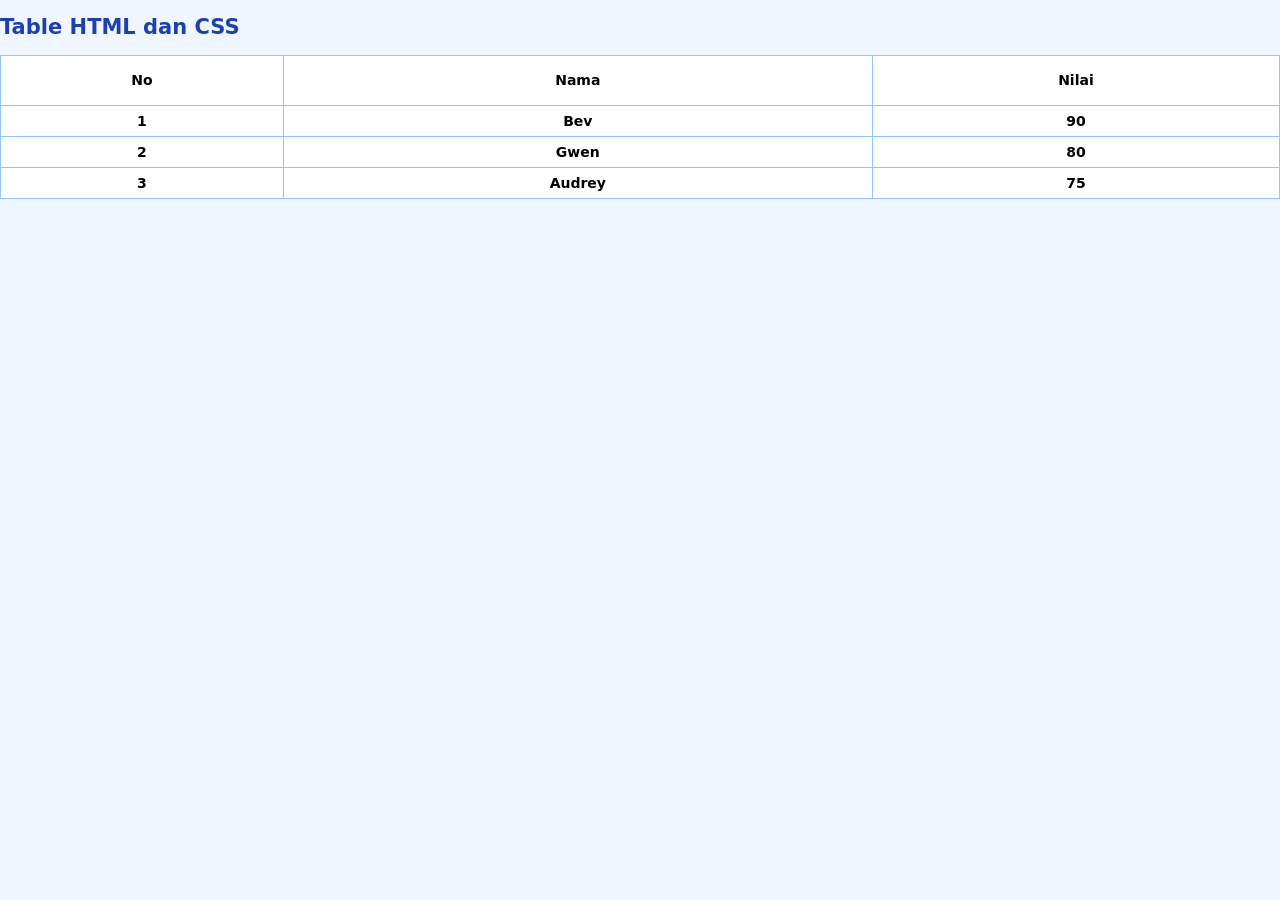
<file: tablemarge.html>
<!DOCTYPE html>
<html>
    <head>
        <title>Table HTML dan CSS</title>
        <link rel="stylesheet" href="table.css">
    </head>
    <body>
        <h2>Table HTML dan CSS</h2>
        <table>
            <tr>
                <th>No</th>
                <th>Nama</th>
                <th>Nilai</th>
            </tr>
            <tr>
                <td>1</td>
                <td>Bev</td>
                <td>90</td>
            </tr>
            <tr>
                <td>2</td>
                <td>Gwen</td>
                <td>80</td>               
            </tr>
            <tr>
                <td>3</td>
                <td>Audrey</td>
                <td>75</td>               
            </tr>
        </table>
</file>
<file: index.css>
* {
    box-sizing: border-box;
}

body {
    margin: 0;
    min-height: 100vh;  
    background-color: #fff8ef;
    font-family: system-ui, -apple-system, BlinkMacSystemFont, 'Segoe UI', sans-serif;
    font-size: 14px;
    font-style: normal;
    font-weight: 600;
    line-height: 20px;
    display: flex;
    flex-direction: column;
}

.header {
    background-color: #2563eb;
    padding: 20px;
    text-align: center;
    color: white;
    border-bottom: 1px solid #1d4ed8;
}

.header h5,
.header h1 {
    margin: 0;
    font-size: 2em;
}

.topnav {
    overflow: hidden;
   background-color: #2563eb;
   border-bottom: 1px solid #1d4ed8;
    display: flex;
   justify-content: flex-start;
   align-items: center;
   flex-wrap: nowrap;
}

.topnav a {
    display: block;
   color: white;
  font-family: system-ui, -apple-system, BlinkMacSystemFont, 'Segoe UI', sans-serif;
   font-size: 14px;
   font-style: normal;
   font-weight: 600;
   line-height: 20px;
   text-align: center;
   padding: 14px 16px;
   text-decoration: none;
   border-bottom: 3px solid transparent;
   transition: 0.2s ease;
}

.topnav a:hover {
   background-color: #1e40af;
   color: white;
   border-bottom-color: #93c5fd;
}

.column{
    float: left;
    padding: 10px;
}

.column.side{
    width: 25%;
}

.column.middle{
    width: 50%;
}

.row::after{
    content: "";
    display: table;
    clear: both;
}

.footer{
    background-color: #2563eb;
    padding: 16px;
    margin-top: 24px;
    text-align: center;
    color: white;
    border-top: 1px solid #1d4ed8;
    width: 100%;
    display: flex;
    justify-content: center;
    align-items: center;
}

.footer p {
    margin: 0;
}

body{
    background-image:url(https://media.craiyon.com/2025-10-20/xvFX3w5IRyK4u5Uey0DRVg.webp);
    background-size:cover;
    background-position:center;
    background-attachment: fixed;
    font-family: 'Quicksand', sans-serif;
}

h2 {
  font-size: 26px;
  font-family: 'Quicksand', sans-serif;
  font-weight: 600;
  letter-spacing: 1px;
  color: white;
  background-color: rgb(248, 109, 160);
  padding: 8px 22px;
  display: inline-block;
  border-radius: 30px;
  text-shadow:
    -1px -1px 0 rgba(0,0,0,0.5),
     1px -1px 0 rgba(0,0,0,0.5),
    -1px  1px 0 rgba(0,0,0,0.5),
     1px  1px 0 rgba(0,0,0,0.5);
  transition: transform 0.25s ease;
}

h2:hover{
  transform: scale(1.06) rotate(-1deg);
}

h1 {
  font-family: 'Baloo 2', cursive;
  font-size: 46px;
  font-weight: 700;
  letter-spacing: 1px;
  -webkit-text-stroke: 1.5px #000000;
  color: rgb(255, 244, 150);
  background-color: transparent;
  padding: 12px 24px;
  display: inline-block;
  margin-bottom: 20px;
  text-shadow: 4px 4px 0px #000;
}

.top-row{
    display: flex;
    flex-wrap: wrap;
    justify-content: center;
    align-items: center;
    gap: 24px;
}

img.foto{
    width:220px;
    height:300px;
    object-fit: cover;
    border-radius: 16px;
    border: 5px solid white;
    box-shadow: 0 6px 18px rgba(0,0,0,0.3);
    transition: transform 0.3s ease, box-shadow 0.3s ease;
}

img.foto:hover{
    transform: rotate(-2deg) scale(1.04);
    box-shadow: 0 10px 26px rgba(0,0,0,0.4);
}

div.info{
    background-color: rgba(250, 235, 215, 0.92);
    width:380px;
    max-width: 90%;
    border-radius: 16px;
    border: 3px solid rgb(248, 109, 160);
    padding: 18px 26px;
    font-family: 'Quicksand', sans-serif;
    font-size: 16px;
    line-height: 1.9;
    color: #2b2b26;
    box-shadow: 0 6px 18px rgba(0,0,0,0.15);
    text-align: left;
    transition: transform 0.3s ease, box-shadow 0.3s ease;
}

div.info:hover{
    transform: translateY(-4px);
    box-shadow: 0 12px 50px rgba(0,0,0,0.22);
}

p.makanan{
    font-family: 'Baloo 2', cursive;
    font-size: 24px;
    color: white;
    background-color: rgb(248, 109, 160);
    display: inline-block;
    padding: 6px 20px;
    border-radius: 20px;
    margin-top: 30px;
    text-shadow: 1px 1px 0 rgba(0,0,0,0.4);
}

div.makan-list{
    display: flex;
    flex-wrap: wrap;
    justify-content: center;
    gap: 16px;
    margin-top: 10px;
}

div.food-item{
    background-color: rgba(250, 235, 215, 0.92);
    padding: 10px 10px 12px;
    border-radius: 16px;
    border: 3px solid rgb(248, 109, 160);
    font-family: 'Quicksand', sans-serif;
    font-weight: 600;
    text-align: center;
    transition: transform 0.25s ease, box-shadow 0.25s ease, border-color 0.25s ease;
    box-shadow: 0 4px 10px rgba(0,0,0,0.1);
    cursor: default;
}

div.food-item:hover{
    transform: translateY(-6px) scale(1.03);
    box-shadow: 0 12px 22px rgba(0,0,0,0.25);
    border-color: rgb(242, 183, 5);
}

div.food-item p{
    margin: 8px 0 0;
    transition: color 0.25s ease;
}

div.food-item:hover p{
    color: rgb(248, 109, 160);
}

.food-thumb{
    display: block;
    width: 120px;
    height: 120px;
    border-radius: 12px;
    overflow: hidden;
}

img.foodimg{
    display: block;
    width: 100%;
    height: 100%;
    object-fit: cover;
    transition: transform 0.4s ease;
}

div.food-item:hover img.foodimg{
    transform: scale(1.15);
}

p.minatbakat{
    font-family: 'Baloo 2', cursive;
    font-size: 24px;
    color: white;
    background-color: rgb(211, 124, 255);
    display: inline-block;
    padding: 6px 20px;
    border-radius: 20px;
    margin-top: 30px;
    text-shadow: 1px 1px 0 rgba(0,0,0,0.4);
}

div.minat-list{
    display: flex;
    flex-wrap: wrap;
    justify-content: center;
    gap: 16px;
    margin-top: 10px;
}

div.minat-item{
    background-color: rgba(250, 235, 215, 0.92);
    padding: 10px 10px 12px;
    border-radius: 16px;
    border: 3px solid rgb(178, 75, 230);
    font-family: 'Quicksand', sans-serif;
    font-weight: 600;
    text-align: center;
    transition: transform 0.25s ease, box-shadow 0.25s ease, border-color 0.25s ease;
    box-shadow: 0 4px 10px rgba(0,0,0,0.1);
    cursor: default;
}

div.minat-item:hover{
    transform: translateY(-6px) scale(1.03);
    box-shadow: 0 12px 22px rgba(0,0,0,0.25);
    border-color: rgb(242, 183, 5);
}

div.minat-item p{
    margin: 8px 0 0;
    transition: color 0.25s ease;
}

div.minat-item:hover p{
    color: rgb(161, 35, 224);
}

.minat-thumb{
    display: block;
    width: 120px;
    height: 120px;
    border-radius: 12px;
    overflow: hidden;
}

img.minat{
    display: block;
    width: 100%;
    height: 100%;
    object-fit: cover;
    transition: transform 0.4s ease;
}

div.food-item:hover img.minat{
    transform: scale(1.15);
}

p.organisasi{
    font-family: 'Baloo 2', cursive;
    font-size: 24px;
    color: white;
    background-color: rgb(104, 255, 119);
    display: inline-block;
    padding: 6px 20px;
    border-radius: 20px;
    margin-top: 30px;
    text-shadow: 1px 1px 0 rgba(0,0,0,0.4);
}

div.org-list{
    display: flex;
    flex-wrap: wrap;
    justify-content: center;
    gap: 16px;
    margin-top: 10px;
}

div.org-item{
    background-color: rgba(250, 235, 215, 0.92);
    padding: 10px 10px 12px;
    border-radius: 16px;
    border: 3px solid rgb(62, 230, 79);
    font-family: 'Quicksand', sans-serif;
    font-weight: 600;
    text-align: center;
    transition: transform 0.25s ease, box-shadow 0.25s ease, border-color 0.25s ease;
    box-shadow: 0 4px 10px rgba(0,0,0,0.1);
    cursor: default;
}

div.org-item:hover{
    transform: translateY(-6px) scale(1.03);
    box-shadow: 0 12px 22px rgba(0,0,0,0.25);
    border-color: rgb(242, 183, 5);
}

div.org-item p{
    margin: 8px 0 0;
    transition: color 0.25s ease;
}

div.org-item:hover p{
    color: rgb(13, 127, 24);
}

.org-thumb{
    display: block;
    width: 120px;
    height: 120px;
    border-radius: 12px;
    overflow: hidden;
}

img.org{
    display: block;
    width: 100%;
    height: 100%;
    object-fit: cover;
    transition: transform 0.4s ease;
}

div.food-item:hover img.org{
    transform: scale(1.15);
}

p.keahlian{
    font-family: 'Baloo 2', cursive;
    font-size: 24px;
    color: white;
    background-color: rgb(255, 145, 77);
    display: inline-block;
    padding: 6px 20px;
    border-radius: 20px;
    margin-top: 30px;
    text-shadow: 1px 1px 0 rgba(0,0,0,0.4);
}

div.skill-list{
    background-color: rgba(250, 235, 215, 0.92);
    border: 3px solid rgb(255, 145, 77);
    border-radius: 16px;
    width: 420px;
    max-width: 90%;
    margin: 10px auto 0;
    padding: 20px 26px;
    text-align: left;
}

div.skill p{
    font-family: 'Quicksand', sans-serif;
    font-weight: 600;
    font-size: 15px;
    margin: 0 0 6px 0;
}

div.bar{
    background-color: rgb(230, 220, 205);
    border-radius: 20px;
    height: 14px;
    margin-bottom: 16px;
}

div.fill{
    background-color: rgb(255, 145, 77);
    border-radius: 20px;
    height: 14px;
}

.carousel{
    width: 90%;
    max-width: 700px;
    margin: 15px auto 0;
    overflow: hidden;
    padding: 10px 0;
}

p.tempatimpian{
    font-family: 'Baloo 2', cursive;
    font-size: 24px;
    color: white;
    background-color: rgb(255, 147, 147);
    display: inline-block;
    padding: 6px 20px;
    border-radius: 20px;
    margin-top: 30px;
    text-shadow: 1px 1px 0 rgba(0,0,0,0.4);
}


.tempat{
    display: flex;
    gap: 20px;
    width: max-content;
    animation: jalan 20s linear infinite;
}

.carousel:hover .track{
    animation-play-state: paused;
}

.tempati{
    width: 180px;
    background-color: rgba(250, 235, 215, 0.92);
    border: 3px solid rgb(248, 109, 160);
    border-radius: 16px;
    padding: 10px;
    text-align: center;
    box-shadow: 0 4px 10px rgba(0,0,0,0.15);
}

.tempati img{
    width: 100%;
    height: 140px;
    object-fit: cover;
    border-radius: 12px;
}

.tempati p{
    font-family: 'Quicksand', sans-serif;
    font-weight: 600;
    margin: 8px 0 0;
}

@keyframes jalan{
    from{translate:0;}
    to{translate:-100%;}
}
</file>
<file: biodatastyle.css>
body{
    background-image:url(https://media.craiyon.com/2025-10-20/xvFX3w5IRyK4u5Uey0DRVg.webp);
    background-size:cover;
    background-position:center;
    background-attachment: fixed;
    font-family: 'Quicksand', sans-serif;
}

h2 {
  font-size: 26px;
  font-family: 'Quicksand', sans-serif;
  font-weight: 600;
  letter-spacing: 1px;
  color: white;
  background-color: rgb(248, 109, 160);
  padding: 8px 22px;
  display: inline-block;
  border-radius: 30px;
  text-shadow:
    -1px -1px 0 rgba(0,0,0,0.5),
     1px -1px 0 rgba(0,0,0,0.5),
    -1px  1px 0 rgba(0,0,0,0.5),
     1px  1px 0 rgba(0,0,0,0.5);
  transition: transform 0.25s ease;
}

h2:hover{
  transform: scale(1.06) rotate(-1deg);
}

h1 {
  font-family: 'Baloo 2', cursive;
  font-size: 46px;
  font-weight: 700;
  letter-spacing: 1px;
  -webkit-text-stroke: 1.5px #000000;
  color: rgb(255, 244, 150);
  background-color: transparent;
  padding: 12px 24px;
  display: inline-block;
  margin-bottom: 20px;
  text-shadow: 4px 4px 0px #000;
}

.top-row{
    display: flex;
    flex-wrap: wrap;
    justify-content: center;
    align-items: center;
    gap: 24px;
}

img.foto{
    width:220px;
    height:300px;
    object-fit: cover;
    border-radius: 16px;
    border: 5px solid white;
    box-shadow: 0 6px 18px rgba(0,0,0,0.3);
    transition: transform 0.3s ease, box-shadow 0.3s ease;
}

img.foto:hover{
    transform: rotate(-2deg) scale(1.04);
    box-shadow: 0 10px 26px rgba(0,0,0,0.4);
}

div.info{
    background-color: rgba(250, 235, 215, 0.92);
    width:380px;
    max-width: 90%;
    border-radius: 16px;
    border: 3px solid rgb(248, 109, 160);
    padding: 18px 26px;
    font-family: 'Quicksand', sans-serif;
    font-size: 16px;
    line-height: 1.9;
    color: #2b2b26;
    box-shadow: 0 6px 18px rgba(0,0,0,0.15);
    text-align: left;
    transition: transform 0.3s ease, box-shadow 0.3s ease;
}

div.info:hover{
    transform: translateY(-4px);
    box-shadow: 0 12px 50px rgba(0,0,0,0.22);
}

p.makanan{
    font-family: 'Baloo 2', cursive;
    font-size: 24px;
    color: white;
    background-color: rgb(248, 109, 160);
    display: inline-block;
    padding: 6px 20px;
    border-radius: 20px;
    margin-top: 30px;
    text-shadow: 1px 1px 0 rgba(0,0,0,0.4);
}

div.makan-list{
    display: flex;
    flex-wrap: wrap;
    justify-content: center;
    gap: 16px;
    margin-top: 10px;
}

div.food-item{
    background-color: rgba(250, 235, 215, 0.92);
    padding: 10px 10px 12px;
    border-radius: 16px;
    border: 3px solid rgb(248, 109, 160);
    font-family: 'Quicksand', sans-serif;
    font-weight: 600;
    text-align: center;
    transition: transform 0.25s ease, box-shadow 0.25s ease, border-color 0.25s ease;
    box-shadow: 0 4px 10px rgba(0,0,0,0.1);
    cursor: default;
}

div.food-item:hover{
    transform: translateY(-6px) scale(1.03);
    box-shadow: 0 12px 22px rgba(0,0,0,0.25);
    border-color: rgb(242, 183, 5);
}

div.food-item p{
    margin: 8px 0 0;
    transition: color 0.25s ease;
}

div.food-item:hover p{
    color: rgb(248, 109, 160);
}

.food-thumb{
    display: block;
    width: 120px;
    height: 120px;
    border-radius: 12px;
    overflow: hidden;
}

img.foodimg{
    display: block;
    width: 100%;
    height: 100%;
    object-fit: cover;
    transition: transform 0.4s ease;
}

div.food-item:hover img.foodimg{
    transform: scale(1.15);
}

p.minatbakat{
    font-family: 'Baloo 2', cursive;
    font-size: 24px;
    color: white;
    background-color: rgb(211, 124, 255);
    display: inline-block;
    padding: 6px 20px;
    border-radius: 20px;
    margin-top: 30px;
    text-shadow: 1px 1px 0 rgba(0,0,0,0.4);
}

div.minat-list{
    display: flex;
    flex-wrap: wrap;
    justify-content: center;
    gap: 16px;
    margin-top: 10px;
}

div.minat-item{
    background-color: rgba(250, 235, 215, 0.92);
    padding: 10px 10px 12px;
    border-radius: 16px;
    border: 3px solid rgb(178, 75, 230);
    font-family: 'Quicksand', sans-serif;
    font-weight: 600;
    text-align: center;
    transition: transform 0.25s ease, box-shadow 0.25s ease, border-color 0.25s ease;
    box-shadow: 0 4px 10px rgba(0,0,0,0.1);
    cursor: default;
}

div.minat-item:hover{
    transform: translateY(-6px) scale(1.03);
    box-shadow: 0 12px 22px rgba(0,0,0,0.25);
    border-color: rgb(242, 183, 5);
}

div.minat-item p{
    margin: 8px 0 0;
    transition: color 0.25s ease;
}

div.minat-item:hover p{
    color: rgb(161, 35, 224);
}

.minat-thumb{
    display: block;
    width: 120px;
    height: 120px;
    border-radius: 12px;
    overflow: hidden;
}

img.minat{
    display: block;
    width: 100%;
    height: 100%;
    object-fit: cover;
    transition: transform 0.4s ease;
}

div.food-item:hover img.minat{
    transform: scale(1.15);
}

p.organisasi{
    font-family: 'Baloo 2', cursive;
    font-size: 24px;
    color: white;
    background-color: rgb(104, 255, 119);
    display: inline-block;
    padding: 6px 20px;
    border-radius: 20px;
    margin-top: 30px;
    text-shadow: 1px 1px 0 rgba(0,0,0,0.4);
}

div.org-list{
    display: flex;
    flex-wrap: wrap;
    justify-content: center;
    gap: 16px;
    margin-top: 10px;
}

div.org-item{
    background-color: rgba(250, 235, 215, 0.92);
    padding: 10px 10px 12px;
    border-radius: 16px;
    border: 3px solid rgb(62, 230, 79);
    font-family: 'Quicksand', sans-serif;
    font-weight: 600;
    text-align: center;
    transition: transform 0.25s ease, box-shadow 0.25s ease, border-color 0.25s ease;
    box-shadow: 0 4px 10px rgba(0,0,0,0.1);
    cursor: default;
}

div.org-item:hover{
    transform: translateY(-6px) scale(1.03);
    box-shadow: 0 12px 22px rgba(0,0,0,0.25);
    border-color: rgb(242, 183, 5);
}

div.org-item p{
    margin: 8px 0 0;
    transition: color 0.25s ease;
}

div.org-item:hover p{
    color: rgb(13, 127, 24);
}

.org-thumb{
    display: block;
    width: 120px;
    height: 120px;
    border-radius: 12px;
    overflow: hidden;
}

img.org{
    display: block;
    width: 100%;
    height: 100%;
    object-fit: cover;
    transition: transform 0.4s ease;
}

div.food-item:hover img.org{
    transform: scale(1.15);
}

p.keahlian{
    font-family: 'Baloo 2', cursive;
    font-size: 24px;
    color: white;
    background-color: rgb(255, 145, 77);
    display: inline-block;
    padding: 6px 20px;
    border-radius: 20px;
    margin-top: 30px;
    text-shadow: 1px 1px 0 rgba(0,0,0,0.4);
}

div.skill-list{
    background-color: rgba(250, 235, 215, 0.92);
    border: 3px solid rgb(255, 145, 77);
    border-radius: 16px;
    width: 420px;
    max-width: 90%;
    margin: 10px auto 0;
    padding: 20px 26px;
    text-align: left;
}

div.skill p{
    font-family: 'Quicksand', sans-serif;
    font-weight: 600;
    font-size: 15px;
    margin: 0 0 6px 0;
}

div.bar{
    background-color: rgb(230, 220, 205);
    border-radius: 20px;
    height: 14px;
    margin-bottom: 16px;
}

div.fill{
    background-color: rgb(255, 145, 77);
    border-radius: 20px;
    height: 14px;
}

.carousel{
    width: 90%;
    max-width: 700px;
    margin: 15px auto 0;
    overflow: hidden;
    padding: 10px 0;
}

p.tempatimpian{
    font-family: 'Baloo 2', cursive;
    font-size: 24px;
    color: white;
    background-color: rgb(255, 147, 147);
    display: inline-block;
    padding: 6px 20px;
    border-radius: 20px;
    margin-top: 30px;
    text-shadow: 1px 1px 0 rgba(0,0,0,0.4);
}


.tempat{
    display: flex;
    gap: 20px;
    width: max-content;
    animation: jalan 20s linear infinite;
}

.carousel:hover .track{
    animation-play-state: paused;
}

.tempati{
    width: 180px;
    background-color: rgba(250, 235, 215, 0.92);
    border: 3px solid rgb(248, 109, 160);
    border-radius: 16px;
    padding: 10px;
    text-align: center;
    box-shadow: 0 4px 10px rgba(0,0,0,0.15);
}

.tempati img{
    width: 100%;
    height: 140px;
    object-fit: cover;
    border-radius: 12px;
}

.tempati p{
    font-family: 'Quicksand', sans-serif;
    font-weight: 600;
    margin: 8px 0 0;
}

@keyframes jalan{
    from{translate:0;}
    to{translate:-100%;}
}
</file>
<file: list.css>
* {
    box-sizing: border-box;
}

body {
    margin: 0;
    min-height: 100vh;
    background-color: #eff6ff;
    font-family: system-ui, -apple-system, BlinkMacSystemFont, 'Segoe UI', Roboto, Oxygen, Ubuntu, Cantarell, 'Open Sans', 'Helvetica Neue', sans-serif;
    font-size: 14px;
    display: flex;
    flex-direction: column;
}

.header {
    background-color: #2563eb;
    padding: 20px;
    text-align: center;
    color: white;
    border-bottom: 1px solid #1d4ed8;
}

.header h1,
.header h5 {
    margin: 0;
    font-size: 2em;
}

.topnav {
    overflow: hidden;
    background-color: #2563eb;
    border-bottom: 1px solid #1d4ed8;
    display: flex;
    justify-content: flex-start;
    align-items: center;
    flex-wrap: nowrap;
}

.topnav a {
    display: block;
    color: white;
    font-family: system-ui, -apple-system, BlinkMacSystemFont, 'Segoe UI', sans-serif;
    font-size: 14px;
    font-style: normal;
    font-weight: 600;
    line-height: 20px;
    text-align: center;
    padding: 14px 16px;
    text-decoration: none;
    border-bottom: 3px solid transparent;
    transition: 0.2s ease;
}

.topnav a:hover {
    background-color: #1e40af;
    color: white;
    border-bottom-color: #93c5fd;
}

.content {
   width: 100%;
   margin: 0;
    flex: 1;
}

.list-section {
    margin-bottom: 16px;
   padding: 8px;
}

.list-section:nth-child(1) {
   background-color: #bfdbfe;
   border: 2px solid #3b82f6;
   color: #1e3a8a;
}

.list-section:nth-child(2) {
   background-color: #93c5fd;
   border: 2px solid #2563eb;
   color: #172554;
}

.list-section:nth-child(3) {
   background-color: #dbeafe;
   border: 2px solid #60a5fa;
   color: #1e40af;
}

.list-section h4 {
   margin: 0;
   padding: 0 4px 8px;
}

ol.buah {
    list-style-type: upper-roman;
    list-style-position: inside;
}

ul.lorem {
    list-style-type: circle;
    list-style-position: inside;
}

ul.icon {
    list-style-type: square;
    list-style-position: inside;
}

ol.buah,
ul.lorem,
ul.icon {
    margin: 0;
    padding: 10px;
    border-radius: 4px;
}

.buah {
   background-color: #eff6ff;
}

.buah li,
.lorem li,
.icon li {
    margin: 4px 0;
    padding: 6px;
}

.buah li {
   background-color: #bfdbfe;
   color: #1e3a8a;
}

.buah li:nth-child(5) {
   background-color: #60a5fa;
   color: white;
}

.lorem {
   background-color: #eff6ff;
}

.lorem li {
   background-color: #dbeafe;
   color: #1e3a8a;
}

.icon {
   background-color: #eff6ff;
}

.icon li {
   background-color: #bfdbfe;
   color: #1e3a8a;
}

.icon svg {
    width: 20px;
    height: 20px;
    margin-right: 6px;
    vertical-align: middle;
}

.footer {
    background-color: #2563eb;
    padding: 16px;
    margin-top: 24px;
    text-align: center;
    color: white;
    border-top: 1px solid #1d4ed8;
    width: 100%;
    display: flex;
    justify-content: center;
    align-items: center;
}

.footer p {
    margin: 0;
}

@media (max-width: 480px) {
    .topnav a {
        padding: 12px 10px;
        font-size: 14px;
    }

    .content {
        width: 100%;
        margin: 16px 0 0;
    }

    ol.buah,
    ul.lorem,
    ul.icon {
        padding-left: 8px;
    }
}
</file>
<file: sts.css>
* {
    box-sizing: border-box;
}

body {
    margin: 0;
    min-height: 100vh;
    background-color: #fff8ef;
    font-family: system-ui, -apple-system, BlinkMacSystemFont, 'Segoe UI', sans-serif;
    font-size: 14px;
    font-style: normal;
    font-weight: 600;
    line-height: 20px;
    display: flex;
    flex-direction: column;
}

.footer {
    background-color: #2563eb;
    padding: 16px;
    margin-top: 24px;
    text-align: center;
    color: white;
    border-top: 1px solid #1d4ed8;
    width: 100%;
    display: flex;
    justify-content: center;
    align-items: center;
}

.footer p {
    margin: 0;
}

.header {
    background-color: #2563eb;
    padding: 20px;
    text-align: center;
    color: white;
    border-bottom: 1px solid #1d4ed8;
}

.header h1,
.header h5 {
    margin: 0;
    font-size: 2em;
}

.topnav {
    overflow: hidden;
   background-color: #2563eb;
   border-bottom: 1px solid #1d4ed8;
    display: flex;
   justify-content: flex-start;
   align-items: center;
   flex-wrap: nowrap;
}

.topnav a {
    display: block;
   color: white;
   font-family: system-ui, -apple-system, BlinkMacSystemFont, 'Segoe UI', sans-serif;
   font-size: 14px;
   font-style: normal;
   font-weight: 600;
   line-height: 20px;
   text-align: center;
   padding: 14px 16px;
   text-decoration: none;
   border-bottom: 3px solid transparent;
   transition: 0.2s ease;
}

.topnav a:hover {
   background-color: #1e40af;
   color: white;
   border-bottom-color: #93c5fd;
}

:root {
  --bg-pink: #fff0f5;
  --pastel-pink: #fbcfe8;
  --pastel-purple: #e9d5ff;
  --pastel-blue: #bae6fd;
  --pastel-yellow: #fef08a;
  --text-main: #4a3e3d;
  --accent-pink: #f472b6;
  --accent-purple: #c084fc;
  --card-bg: rgba(255, 255, 255, 0.85);
}

* { box-sizing: border-box; }

body {
  margin: 0;
  padding: 20px;
  font-family: 'Quicksand', 'Trebuchet MS', sans-serif;
  color: var(--text-main);
  background-color: #fdf2f8;
  background-image:
    radial-gradient(ellipse 60% 45% at 10% 6%, rgba(251, 207, 232, 0.9), transparent 70%),
    radial-gradient(ellipse 55% 42% at 90% 16%, rgba(216, 180, 254, 0.85), transparent 70%),
    radial-gradient(ellipse 62% 46% at 80% 70%, rgba(186, 230, 253, 0.8), transparent 70%),
    radial-gradient(ellipse 52% 40% at 8% 86%, rgba(254, 240, 138, 0.6), transparent 70%),
    radial-gradient(ellipse 45% 35% at 50% 45%, rgba(255, 255, 255, 0.55), transparent 70%),
    linear-gradient(168deg, #fff5fa 0%, #f7edff 45%, #eaf6ff 100%);
  background-size: cover;
  background-attachment: fixed;
}

body::before {
  content: '';
  position: fixed;
  inset: -12%;
  z-index: 0;
  pointer-events: none;
  background-image:
    radial-gradient(circle, rgba(255, 255, 255, 0.95) 0 2px, transparent 3px),
    radial-gradient(circle, rgba(255, 255, 255, 0.7) 0 1.4px, transparent 2.4px),
    radial-gradient(circle, rgba(244, 114, 182, 0.45) 0 1.6px, transparent 2.6px),
    radial-gradient(circle, rgba(192, 132, 252, 0.4) 0 1.2px, transparent 2.2px);
  background-size: 270px 270px, 175px 175px, 340px 340px, 215px 215px;
  background-position: 30px 50px, 120px 140px, 210px 70px, 80px 190px;
  animation: kelapKelip 7s ease-in-out infinite alternate;
}

body::after {
  content: '';
  position: fixed;
  inset: 0;
  z-index: 0;
  pointer-events: none;
  background: radial-gradient(ellipse 85% 55% at 50% -12%, rgba(255, 255, 255, 0.9), transparent 62%);
}

@keyframes kelapKelip {
  from { opacity: 0.45; }
  to   { opacity: 1; }
}

body.terkunci {
  height: 100vh;
  overflow: hidden;
}

.sampul {
  position: fixed;
  inset: 0;
  z-index: 100;
  display: flex;
  align-items: center;
  justify-content: center;
  text-align: center;
  cursor: pointer;
  padding: 24px;
  overflow: hidden;
  backdrop-filter: blur(16px) saturate(1.15);
  -webkit-backdrop-filter: blur(16px) saturate(1.15);
  transition: opacity 0.8s ease, visibility 0.8s ease, backdrop-filter 0.8s ease;
}

.sampul.hilang {
  opacity: 0;
  visibility: hidden;
  backdrop-filter: blur(0);
  -webkit-backdrop-filter: blur(0);
  pointer-events: none;
}

.cahaya {
  position: absolute;
  inset: 0;
  z-index: 1;
  background:
    radial-gradient(circle at 50% 52%, #ffffff 0%, #fef9c3 22%, rgba(251, 207, 232, 0.7) 48%, rgba(186, 230, 253, 0.3) 70%, transparent 85%);
  opacity: 0;
  transform: scale(0.55);
  transition: opacity 1.4s ease, transform 1.8s ease;
}

.sampul.terbuka .cahaya {
  opacity: 1;
  transform: scale(1.25);
}

.gerbang {
  position: absolute;
  inset: 0;
  z-index: 2;
  display: flex;
  perspective: 1800px;
}

.daun {
  position: relative;
  width: 50%;
  height: 100%;
  background-color: #fbcfe8;
  background-image:
    repeating-linear-gradient(90deg, rgba(253, 224, 71, 0.85) 0 9px, transparent 9px 54px),
    linear-gradient(165deg, #fde8f3 0%, #fbcfe8 35%, #e9d5ff 70%, #bae6fd 100%);
  box-shadow: inset 0 0 90px rgba(192, 132, 252, 0.35);
  transition: transform 1.5s cubic-bezier(0.66, 0, 0.24, 1);
}

.daun.kiri {
  transform-origin: left center;
  border-right: 5px solid #fde68a;
}

.daun.kanan {
  transform-origin: right center;
  border-left: 5px solid #fde68a;
}

.sampul.terbuka .daun.kiri  { transform: rotateY(-118deg); }
.sampul.terbuka .daun.kanan { transform: rotateY(118deg); }

.daun::before {
  content: '';
  position: absolute;
  top: 0;
  left: 0;
  right: 0;
  height: 130px;
  background: linear-gradient(#fef3c7, #fcd34d);
  box-shadow: 0 6px 18px rgba(217, 119, 6, 0.2);
}

.daun.kiri::before  { border-bottom-right-radius: 260px 130px; }
.daun.kanan::before { border-bottom-left-radius: 260px 130px; }

.daun::after {
  content: '';
  position: absolute;
  bottom: 0;
  left: 0;
  right: 0;
  height: 70px;
  background: linear-gradient(#fcd34d, #fbbf24);
}

.cincin {
  position: absolute;
  top: 50%;
  width: 62px;
  height: 62px;
  margin-top: -31px;
  border: 9px solid #fcd34d;
  border-radius: 50%;
  background: rgba(255, 255, 255, 0.45);
  box-shadow: 0 6px 14px rgba(217, 119, 6, 0.25);
  z-index: 3;
}

.kiri .cincin  { right: 26px; }
.kanan .cincin { left: 26px; }

.menara {
  position: absolute;
  top: -26px;
  width: 0;
  height: 0;
  border-left: 34px solid transparent;
  border-right: 34px solid transparent;
  border-bottom: 52px solid #f9a8d4;
}

.kiri .menara  { right: 40px; }
.kanan .menara { left: 40px; }

.sampul-isi {
  position: relative;
  z-index: 4;
  max-width: 640px;
  padding: 44px 40px 38px;
  background: rgba(255, 255, 255, 0.78);
  border: 4px solid rgba(255, 255, 255, 0.95);
  outline: 6px dashed rgba(251, 207, 232, 0.95);
  border-radius: 34px;
  box-shadow: 0 24px 60px rgba(192, 132, 252, 0.35);
  transition: opacity 0.6s ease, transform 0.8s ease;
}

.sampul.terbuka .sampul-isi {
  opacity: 0;
  transform: translateY(-60px) scale(0.9);
}

.sampul-label,
.sampul-kecil,
.sampul-judul,
.tombol-masuk,
.sampul-nama {
  animation: naikPelan 1s ease-out backwards;
}

.sampul-label { animation-delay: 0.15s; }
.sampul-kecil { animation-delay: 0.4s; }
.sampul-judul { animation-delay: 0.65s; }
.tombol-masuk { animation-delay: 1s; }
.sampul-nama  { animation-delay: 1.25s; }

@keyframes naikPelan {
  from { opacity: 0; transform: translateY(26px); }
  to   { opacity: 1; transform: translateY(0); }
}

.sampul-label {
  margin: 0;
  font-size: 0.92rem;
  font-weight: 700;
  letter-spacing: 2.5px;
  color: var(--accent-purple);
}

.sampul-kecil {
  margin: 6px 0 18px;
  font-size: 1rem;
  font-weight: 600;
  letter-spacing: 1px;
  color: #a78bfa;
}

.sampul-judul {
  font-family: 'Fredoka', 'Comic Sans MS', cursive;
  font-size: 3.5rem;
  font-weight: 700;
  line-height: 1.1;
  margin: 0 0 30px;
  color: var(--accent-pink);
  text-shadow: 3px 3px 0 #ffffff, 7px 7px 0 rgba(192, 132, 252, 0.35);
}

.tombol-masuk {
  font-family: 'Fredoka', cursive;
  font-size: 1.1rem;
  color: #ffffff;
  background: linear-gradient(135deg, #f472b6, #c084fc);
  border: none;
  border-radius: 50px;
  padding: 14px 40px;
  cursor: pointer;
  box-shadow: 0 8px 20px rgba(244, 114, 182, 0.45);
  transition: transform 0.3s ease, box-shadow 0.3s ease;
}

.tombol-masuk:hover,
.tombol-masuk:focus-visible {
  transform: translateY(-4px) scale(1.05);
  box-shadow: 0 14px 28px rgba(244, 114, 182, 0.6);
}

.sampul-nama {
  margin: 24px 0 0;
  font-size: 0.9rem;
  font-weight: 600;
  color: #8b8290;
}

.langit {
  position: fixed;
  inset: 0;
  z-index: 5;
  pointer-events: none;
  overflow: hidden;
}

.benda {
  position: absolute;
  display: block;
  animation: jatuh 1.6s cubic-bezier(0.22, 1.15, 0.4, 1) backwards;
  filter: drop-shadow(0 8px 14px rgba(192, 132, 252, 0.35));
}

.benda .gbr {
  width: 100%;
  height: auto;
  display: block;
  animation: melayang 6s ease-in-out infinite;
}

@keyframes jatuh {
  from { transform: translateY(-115vh) rotate(-25deg); opacity: 0; }
  60%  { opacity: 1; }
  to   { transform: translateY(0) rotate(0deg); opacity: 1; }
}

@keyframes melayang {
  0%, 100% { transform: translateY(0) rotate(0deg); }
  50%      { transform: translateY(-16px) rotate(4deg); }
}

.b1   { top:8%; left:3%; width: 72px; animation-delay: 0.10s; }
.b2   { top:40%; left:7%; width: 62px; animation-delay: 0.55s; }
.b3   { top:70%; left:2%; width: 76px; animation-delay: 0.30s; }
.b4   { top:88%; left:11%; width: 50px; animation-delay: 0.80s; }
.b5   { top:24%; left:12%; width: 44px; animation-delay: 0.45s; }
.b6   { top:7%; right:4%; width: 68px; animation-delay: 0.20s; }
.b7   { top:32%; right:2%; width: 80px; animation-delay: 0.65s; }
.b8   { top:54%; right:8%; width: 54px; animation-delay: 0.35s; }
.b9   { top:75%; right:3%; width: 58px; animation-delay: 0.90s; }
.b10  { top:18%; right:12%; width: 48px; animation-delay: 0.50s; }
.b11  { top:57%; left:14%; width: 50px; animation-delay: 0.75s; }
.b12  { top:89%; right:11%; width: 70px; animation-delay: 0.25s; }
.b13  { top:2%; left:22%; width: 44px; animation-delay: 0.40s; }
.b14  { top:3%; right:24%; width: 40px; animation-delay: 0.15s; }
.b15  { top:1%; left:45%; width: 46px; animation-delay: 0.60s; }
.b16  { top:94%; left:30%; width: 44px; animation-delay: 0.85s; }
.b17  { top:92%; left:52%; width: 48px; animation-delay: 0.05s; }
.b18  { top:95%; right:28%; width: 42px; animation-delay: 0.70s; }
.b19  { top:15%; left:32%; width: 38px; animation-delay: 0.95s; }
.b20  { top:46%; left:40%; width: 52px; animation-delay: 0.28s; }
.b21  { top:63%; right:33%; width: 40px; animation-delay: 0.58s; }
.b22  { top:30%; right:38%; width: 36px; animation-delay: 1.05s; }
.b23  { top:78%; left:24%; width: 36px; animation-delay: 0.42s; }
.b24  { top:12%; right:30%; width: 34px; animation-delay: 0.68s; }
.b25  { top:50%; left:26%; width: 34px; animation-delay: 1.15s; }
.b26  { top:68%; right:22%; width: 46px; animation-delay: 0.18s; }
.b27  { top:36%; left:20%; width: 40px; animation-delay: 0.88s; }
.b28  { top:84%; right:42%; width: 38px; animation-delay: 0.52s; }

.b19, .b20, .b21, .b22, .b23, .b24, .b25, .b26, .b27, .b28 { opacity: 0.6; }

.benda:nth-child(2n) .gbr { animation-duration: 7s; animation-delay: 0.6s; }
.benda:nth-child(3n) .gbr { animation-duration: 5.2s; animation-delay: 1.2s; }
.benda:nth-child(5n) .gbr { animation-duration: 8s; animation-delay: 0.3s; }
.benda:nth-child(7n) .gbr { animation-duration: 6.4s; animation-delay: 1.8s; }

.halaman {
  position: relative;
  z-index: 10;
  max-width: 900px;
  margin: 0 auto;
  background: var(--card-bg);
  backdrop-filter: blur(10px);
  border-radius: 30px;
  padding: 35px;
  box-shadow: 0 15px 35px rgba(244, 114, 182, 0.2);
  border: 4px solid #ffffff;
  outline: 6px dashed #fbcfe8;
}

body.dibuka .halaman {
  animation: munculHalaman 1s ease-out;
}

@keyframes munculHalaman {
  from { opacity: 0; transform: translateY(40px) scale(0.97); }
  to   { opacity: 1; transform: none; }
}

.halaman::before,
.halaman::after {
  position: absolute;
  top: -20px;
  font-size: 28px;
}
.halaman::before { content: '✦'; left: -15px; color: var(--accent-purple); }
.halaman::after  { content: '✦'; right: -15px; color: var(--accent-pink); }

.hero-banner {
  position: relative;
  height: 320px;
  border-radius: 24px;
  overflow: hidden;
  display: flex;
  align-items: center;
  justify-content: center;
  text-align: center;
  color: #ffffff;
  margin-bottom: 25px;
  box-shadow: 0 8px 20px rgba(0, 0, 0, 0.1);
}

.hero-bg {
  position: absolute;
  inset: 0;

              linear-gradient(135deg, #fbcfe8, #e9d5ff 50%, #bae6fd);
  transform: scale(1.05);
}

.hero-overlay {
  position: absolute;
  inset: 0;
  background: linear-gradient(135deg, rgba(251, 207, 232, 0.4), rgba(192, 132, 252, 0.4));
  z-index: 2;
}

.hero-content {
  position: relative;
  z-index: 3;
  padding: 20px;
}

.hero-title {
  font-family: 'Fredoka', cursive;
  font-size: 2.8rem;
  margin: 0;
  letter-spacing: 1px;
  text-shadow: 2px 3px 10px rgba(0, 0, 0, 0.3);
  transition: color 0.35s ease, transform 0.35s ease;
  cursor: pointer;
}

.hero-title:hover {
  color: var(--pastel-yellow);
  transform: scale(1.08);
}

.hero-subtitle {
  font-size: 1.2rem;
  font-weight: 600;
  margin-top: 10px;
  text-shadow: 1px 2px 5px rgba(0, 0, 0, 0.3);
}

.music-box {
  text-align: center;
  margin: 20px 0 30px;
}

.btn-music {
  display: inline-flex;
  align-items: center;
  gap: 10px;
  background: linear-gradient(135deg, #f472b6, #c084fc);
  color: white;
  border: none;
  padding: 12px 28px;
  border-radius: 50px;
  font-family: 'Fredoka', cursive;
  font-size: 1.05rem;
  cursor: pointer;
  box-shadow: 0 6px 15px rgba(244, 114, 182, 0.4);
  transition: transform 0.3s ease, box-shadow 0.3s ease;
}

.btn-music:hover {
  transform: translateY(-3px) scale(1.03);
  box-shadow: 0 8px 20px rgba(244, 114, 182, 0.6);
}

.kepala {
  text-align: center;
  margin-bottom: 25px;
  background: white;
  padding: 20px;
  border-radius: 20px;
  border: 2px solid var(--pastel-pink);
}

.tiket {
  font-weight: 700;
  color: var(--accent-pink);
  letter-spacing: 1.5px;
  margin-bottom: 5px;
}

.judul {
  display: inline-block;
  font-family: 'Fredoka', cursive;
  font-size: 2.5rem;
  color: var(--accent-purple);
  margin: 5px 0;
  cursor: pointer;
  transition: color 0.35s ease, transform 0.35s ease, text-shadow 0.35s ease;
}

.judul:hover {
  color: var(--accent-pink);
  transform: scale(1.22) rotate(-2deg);
  text-shadow: 3px 3px 0 #ffffff, 6px 6px 0 var(--pastel-blue);
}

.subjudul { color: #78716c; font-weight: 600; }

.penulis {
  font-size: 0.95rem;
  color: #6b7280;
  line-height: 1.5;
}

.isi-cepat {
  display: flex;
  flex-wrap: wrap;
  justify-content: center;
  gap: 10px;
  margin-bottom: 30px;
}

.isi-cepat a {
  text-decoration: none;
  background: white;
  color: var(--accent-pink);
  padding: 8px 16px;
  border-radius: 20px;
  font-size: 0.9rem;
  font-weight: 600;
  border: 2px solid var(--pastel-pink);
  transition: background 0.2s ease, color 0.2s ease, transform 0.2s ease;
}

.isi-cepat a:hover {
  background: var(--pastel-pink);
  color: white;
  transform: translateY(-2px);
}

section {
  background: white;
  padding: 22px 26px;
  border-radius: 20px;
  margin-bottom: 25px;
  border: 2px solid #fce7f3;
  box-shadow: 0 4px 12px rgba(0, 0, 0, 0.03);
}

h2 {
  font-family: 'Fredoka', cursive;
  color: #a855f7;
  margin-top: 0;
  padding-bottom: 8px;
  border-bottom: 3px solid var(--pastel-pink);
}

section p {
  text-indent: 45px;
  text-align: justify;
  line-height: 1.8;
  color: #57534e;
  margin: 0 0 14px;
}

.kartu-fakta {
  display: flex;
  align-items: center;
  gap: 15px;
  background: linear-gradient(135deg, var(--pastel-yellow), var(--pastel-pink));
  padding: 18px 24px;
  border-radius: 20px;
  margin: 25px 0;
  box-shadow: 0 6px 15px rgba(254, 240, 138, 0.5);
}

.kartu-fakta .ikon { font-size: 2rem; }

.kartu-fakta p {
  margin: 0;
  font-weight: 600;
  color: #444;
  line-height: 1.6;
}

.foto {
  margin: 28px auto;
  width: 460px;
  max-width: 100%;
  text-align: center;
}

.foto img {
  display: block;
  width: 100%;
  height: 290px;
  object-fit: cover;
  background: var(--pastel-purple);
  border-radius: 20px;
  border: 5px solid white;
}

figcaption {
  font-size: 0.85rem;
  color: #888;
  margin-top: 10px;
  font-style: italic;
}

.foto-tukar {
  display: grid;
  grid-template-rows: auto auto;
  border-radius: 20px;
  transform: rotate(-2deg);
  box-shadow: 0 12px 26px rgba(192, 132, 252, 0.3);
}

.foto-tukar .depan,
.foto-tukar .belakang {
  grid-area: 1 / 1;
  transition: opacity 0.5s ease;
}

.foto-tukar .belakang { opacity: 0; }
.foto-tukar:hover .depan { opacity: 0; }
.foto-tukar:hover .belakang { opacity: 1; }
.foto-tukar figcaption { grid-row: 2; }

.foto-bayangan { transform: rotate(2deg); }

.foto-bayangan img {
  box-shadow: 0 6px 12px rgba(192, 132, 252, 0.2);
  transition: box-shadow 0.4s ease, transform 0.4s ease;
}

.foto-bayangan:hover img {
  box-shadow: 14px 18px 0 var(--pastel-pink), 0 26px 40px rgba(244, 114, 182, 0.5);
  transform: scale(1.04) rotate(-2deg);
}

.stiker {
  display: flex;
  flex-wrap: wrap;
  justify-content: center;
  gap: 18px;
  margin: 26px 0 30px;
}

.stiker figure {
  width: 140px;
  margin: 0;
  text-align: center;
}

.stiker img {
  width: 130px;
  height: 130px;
  object-fit: contain;
  padding: 12px;
  background: linear-gradient(140deg, #ffffff, var(--pastel-purple));
  border: 4px solid #ffffff;
  border-radius: 50%;
  box-shadow: 0 8px 18px rgba(192, 132, 252, 0.28);
  transition: transform 0.35s ease, box-shadow 0.35s ease;
}

.stiker img:hover {
  transform: translateY(-10px) rotate(-6deg) scale(1.08);
  box-shadow: 0 16px 26px rgba(244, 114, 182, 0.45);
}

.stiker figcaption {
  font-style: normal;
  font-weight: 700;
  color: var(--accent-purple);
}

.kaki {
  text-align: center;
  padding-top: 20px;
  border-top: 2px dashed var(--pastel-pink);
  color: #a8a29e;
  font-size: 0.9rem;
}

.pita {
  overflow: hidden;
  margin: 0 0 30px;
  padding: 12px 0;
  border-top: 3px dotted var(--pastel-purple);
  border-bottom: 3px dotted var(--pastel-purple);
  -webkit-mask-image: linear-gradient(90deg, transparent, #000 8%, #000 92%, transparent);
          mask-image: linear-gradient(90deg, transparent, #000 8%, #000 92%, transparent);
}

.pita-jalan {
  display: flex;
  gap: 14px;
  width: max-content;
  animation: geserPita 34s linear infinite;
}

.pita:hover .pita-jalan { animation-play-state: paused; }

.pita-jalan img {
  width: 150px;
  height: 100px;
  object-fit: cover;
  border-radius: 16px;
  border: 4px solid #ffffff;
  background: var(--pastel-purple);
  box-shadow: 0 6px 14px rgba(192, 132, 252, 0.25);
  transition: transform 0.35s ease;
}

.pita-jalan img:hover { transform: scale(1.12) rotate(-3deg); }

@keyframes geserPita {
  from { transform: translateX(0); }
  to   { transform: translateX(-50%); }
}

.galeri-polaroid {
  display: flex;
  flex-wrap: wrap;
  justify-content: center;
  gap: 22px;
  margin: 24px 0 30px;
}

.polaroid {
  width: 210px;
  margin: 0;
  padding: 12px 12px 6px;
  background: #ffffff;
  border-radius: 8px;
  box-shadow: 0 10px 22px rgba(192, 132, 252, 0.28);
  transition: transform 0.4s ease, box-shadow 0.4s ease;
}

.polaroid:nth-child(1) { transform: rotate(-4deg); }
.polaroid:nth-child(2) { transform: rotate(2.5deg); }
.polaroid:nth-child(3) { transform: rotate(-1.5deg); }
.polaroid:nth-child(4) { transform: rotate(3deg); }
.polaroid:nth-child(5) { transform: rotate(-2deg); }

.polaroid:hover {
  transform: rotate(0deg) scale(1.07) translateY(-8px);
  box-shadow: 0 20px 34px rgba(244, 114, 182, 0.4);
  z-index: 2;
}

.polaroid img {
  width: 100%;
  height: 160px;
  object-fit: cover;
  border-radius: 4px;
  background: var(--pastel-blue);
  display: block;
}

.polaroid figcaption {
  font-family: 'Fredoka', cursive;
  font-style: normal;
  font-size: 0.92rem;
  color: #a855f7;
  margin-top: 8px;
}

.galeri-dua {
  display: grid;
  grid-template-columns: 1fr 1fr;
  gap: 18px;
  margin: 24px 0 28px;
}

.galeri-dua figure {
  margin: 0;
  overflow: hidden;
  border-radius: 20px;
  border: 5px solid #ffffff;
  box-shadow: 0 10px 22px rgba(192, 132, 252, 0.25);
  position: relative;
}

.galeri-dua img {
  width: 100%;
  height: 200px;
  object-fit: cover;
  display: block;
  background: var(--pastel-pink);
  transition: transform 0.6s ease, filter 0.6s ease;
}

.galeri-dua figure:hover img { transform: scale(1.12); filter: saturate(1.25); }

.galeri-dua figcaption {
  position: absolute;
  left: 0;
  right: 0;
  bottom: 0;
  padding: 22px 14px 10px;
  font-style: normal;
  font-weight: 700;
  color: #ffffff;
  background: linear-gradient(transparent, rgba(107, 33, 168, 0.75));
}

.foto-lebar {
  margin: 24px 0 28px;
  overflow: hidden;
  border-radius: 22px;
  border: 5px solid #ffffff;
  box-shadow: 0 12px 26px rgba(192, 132, 252, 0.25);
}

.foto-lebar img {
  width: 100%;
  height: 240px;
  object-fit: cover;
  display: block;
  background: var(--pastel-purple);
  transition: transform 0.6s ease;
}

.foto-lebar:hover img { transform: scale(1.08); }

.foto-lebar figcaption {
  padding: 10px 14px;
  background: #ffffff;
  color: #a855f7;
  font-weight: 600;
  font-style: normal;
}

.galeri-bulat {
  display: flex;
  flex-wrap: wrap;
  justify-content: center;
  gap: 26px;
  margin: 24px 0 30px;
}

.galeri-bulat figure { margin: 0; text-align: center; }

.galeri-bulat img {
  width: 150px;
  height: 150px;
  object-fit: cover;
  border-radius: 50%;
  border: 6px solid #ffffff;
  outline: 4px dashed var(--pastel-pink);
  background: var(--pastel-yellow);
  box-shadow: 0 10px 20px rgba(244, 114, 182, 0.3);
  transition: transform 0.45s ease, outline-color 0.45s ease;
}

.galeri-bulat figure:hover img {
  transform: scale(1.1) rotate(6deg);
  outline-color: var(--accent-purple);
}

.galeri-bulat figcaption {
  margin-top: 10px;
  font-family: 'Fredoka', cursive;
  font-style: normal;
  color: #a855f7;
}

.kartu-negara {
  display: grid;
  grid-template-columns: repeat(3, 1fr);
  gap: 16px;
  margin: 24px 0 30px;
}

.negara {
  position: relative;
  display: block;
  overflow: hidden;
  border-radius: 20px;
  border: 4px solid #ffffff;
  box-shadow: 0 8px 18px rgba(192, 132, 252, 0.25);
  cursor: pointer;
}

.negara img {
  width: 100%;
  height: 150px;
  object-fit: cover;
  display: block;
  background: var(--pastel-blue);
  transition: transform 0.6s ease;
}

.negara span {
  position: absolute;
  inset: auto 0 0 0;
  padding: 26px 12px 12px;
  font-family: 'Fredoka', cursive;
  font-size: 1.05rem;
  color: #ffffff;
  background: linear-gradient(transparent, rgba(107, 33, 168, 0.8));
  transition: background 0.4s ease;
}

.negara small {
  display: block;
  font-family: 'Quicksand', sans-serif;
  font-size: 0.75rem;
  font-weight: 600;
  opacity: 0.9;
}

.negara:hover img { transform: scale(1.15); }
.negara:hover span { background: linear-gradient(transparent, rgba(244, 114, 182, 0.9)); }

.reveal {
  opacity: 0;
  transform: translateY(34px);
  transition: opacity 0.8s ease, transform 0.8s ease;
}

.reveal.muncul {
  opacity: 1;
  transform: none;
}

.ke-atas {
  position: fixed;
  right: 26px;
  bottom: 26px;
  z-index: 60;
  width: 54px;
  height: 54px;
  font-size: 1.5rem;
  color: #ffffff;
  background: linear-gradient(135deg, #f472b6, #c084fc);
  border: 3px solid #ffffff;
  border-radius: 50%;
  cursor: pointer;
  box-shadow: 0 8px 18px rgba(244, 114, 182, 0.45);
  opacity: 0;
  visibility: hidden;
  transform: translateY(18px);
  transition: opacity 0.4s ease, transform 0.4s ease, visibility 0.4s ease;
}

.ke-atas.tampil {
  opacity: 1;
  visibility: visible;
  transform: none;
}

.ke-atas:hover { transform: translateY(-4px) scale(1.08); }

@media (max-width: 1150px) {
  .b5, .b10, .b11, .b19, .b20, .b21, .b22, .b23, .b24, .b25, .b26, .b27, .b28 { display: none; }
  .benda { opacity: 0.8; }
}

@media (max-width: 700px) {
  body { padding: 12px; }
  .halaman { padding: 22px; border-radius: 24px; }
  .sampul-isi { padding: 34px 24px; }
  .sampul-judul { font-size: 2.2rem; }
  .hero-banner { height: 230px; }
  .hero-title { font-size: 1.9rem; }
  .judul { font-size: 1.9rem; }
  section p { text-indent: 28px; }
  .foto img { height: 200px; }
  .kartu-negara { grid-template-columns: 1fr 1fr; }
  .galeri-dua { grid-template-columns: 1fr; }
  .polaroid { width: 46%; }
  .pita-jalan img { width: 110px; height: 76px; }
  .galeri-bulat img { width: 110px; height: 110px; }
  .ke-atas { right: 14px; bottom: 14px; width: 46px; height: 46px; }
  .cincin { width: 44px; height: 44px; margin-top: -22px; border-width: 7px; }
  .pengalaman { grid-template-columns: 1fr; }
  .foto-bev img { height: 240px; }
  .panel-atur { top: 8px; right: 8px; flex-direction: column; }
  .atur { font-size: 0.72rem; padding: 6px 12px; }
  .b2, .b3, .b7, .b8, .b12, .b13, .b15, .b18 { display: none; }
}

body { cursor: url("data:image/svg+xml,%3Csvg xmlns='http://www.w3.org/2000/svg' width='28' height='28' viewBox='0 0 28 28'%3E%3Cpath d='M14 2l3.2 8.3 8.8 3.2-8.8 3.2L14 25l-3.2-8.3L2 13.5l8.8-3.2z' fill='%23f472b6' stroke='%23ffffff' stroke-width='1.6'/%3E%3C/svg%3E") 14 14, auto; }

a, button, .polaroid, .negara, .judul, .hero-title, .stiker img,
.galeri-bulat img, .pita-jalan img, input {
  cursor: url("data:image/svg+xml,%3Csvg xmlns='http://www.w3.org/2000/svg' width='30' height='30' viewBox='0 0 30 30'%3E%3Cpath d='M15 26C6 19 3 15 3 11a6 6 0 0 1 12-2 6 6 0 0 1 12 2c0 4-3 8-12 15z' fill='%23c084fc' stroke='%23ffffff' stroke-width='1.8'/%3E%3C/svg%3E") 15 13, pointer;
}

.pemuat {
  position: fixed;
  inset: 0;
  z-index: 200;
  display: flex;
  align-items: center;
  justify-content: center;
  background: linear-gradient(160deg, #fff5fa, #f7edff 50%, #eaf6ff);
  transition: opacity 0.7s ease, visibility 0.7s ease;
}

.pemuat.selesai {
  opacity: 0;
  visibility: hidden;
}

.pemuat-isi { text-align: center; }

.gbr-memuat {
  width: 170px;
  max-width: 60vw;
  height: auto;
  display: block;
  margin: 0 auto 16px;
  animation: awanNaik 2.4s ease-in-out infinite;
}

@keyframes awanNaik {
  0%, 100% { transform: translateY(0) rotate(0deg); }
  50%      { transform: translateY(-16px) rotate(3deg); }
}

.pemuat-teks {
  font-family: 'Fredoka', cursive;
  color: var(--accent-purple);
  margin-top: 10px;
}

.pemuat-teks::after {
  content: '...';
  animation: titikTitik 1.4s steps(4) infinite;
}

@keyframes titikTitik {
  0%   { content: ''; }
  25%  { content: '.'; }
  50%  { content: '..'; }
  75%  { content: '...'; }
}

.letik {
  position: fixed;
  z-index: 150;
  pointer-events: none;
  user-select: none;
  animation: melesat 1.3s ease-out forwards;
}

@keyframes melesat {
  from { opacity: 1; transform: translate(-50%, -50%) scale(0.4) rotate(0deg); }
  to   { opacity: 0; transform: translate(calc(-50% + var(--arahX)), calc(-50% + var(--arahY))) scale(1.4) rotate(160deg); }
}

.panel-atur {
  position: fixed;
  top: 16px;
  right: 16px;
  z-index: 70;
  display: flex;
  gap: 8px;
}

.atur {
  font-family: 'Quicksand', sans-serif;
  font-size: 0.82rem;
  font-weight: 700;
  color: var(--accent-purple);
  background: rgba(255, 255, 255, 0.9);
  border: 2px solid var(--pastel-purple);
  border-radius: 50px;
  padding: 8px 16px;
  box-shadow: 0 6px 14px rgba(192, 132, 252, 0.25);
  transition: transform 0.25s ease, background 0.25s ease;
}

.atur:hover { transform: translateY(-3px); background: #ffffff; }

.pencari {
  display: flex;
  flex-wrap: wrap;
  align-items: center;
  justify-content: center;
  gap: 10px;
  margin: 0 0 28px;
}

.pencari input {
  flex: 1 1 300px;
  max-width: 420px;
  font-family: 'Quicksand', sans-serif;
  font-size: 0.98rem;
  font-weight: 600;
  color: var(--text-main);
  padding: 13px 22px;
  border: 3px solid var(--pastel-pink);
  border-radius: 50px;
  background: #ffffff;
  outline: none;
  transition: border-color 0.3s ease, box-shadow 0.3s ease;
}

.pencari input::placeholder { color: #d8b4e8; font-weight: 600; }

.pencari input:focus {
  border-color: var(--accent-purple);
  box-shadow: 0 0 0 6px rgba(192, 132, 252, 0.18);
}

.hasil-cari {
  flex: 1 1 100%;
  text-align: center;
  margin: 4px 0 0;
  font-size: 0.88rem;
  font-weight: 700;
  color: var(--accent-pink);
}

.isi-cepat a { position: relative; }

.isi-cepat a::after {
  content: '💭  ' attr(data-pesan);
  position: absolute;
  left: 50%;
  bottom: calc(100% + 14px);
  transform: translateX(-50%) scale(0.5) translateY(10px);
  transform-origin: bottom center;
  white-space: nowrap;
  font-family: 'Quicksand', sans-serif;
  font-size: 0.76rem;
  font-weight: 700;
  color: var(--text-main);
  background: #ffffff;
  border: 2px solid var(--pastel-purple);
  border-radius: 16px;
  padding: 8px 14px;
  opacity: 0;
  pointer-events: none;
  z-index: 30;
  box-shadow: 0 8px 18px rgba(192, 132, 252, 0.3);
  transition: opacity 0.28s ease, transform 0.28s cubic-bezier(0.34, 1.56, 0.64, 1);
}

.isi-cepat a::before {
  content: '';
  position: absolute;
  left: 50%;
  bottom: calc(100% + 8px);
  width: 12px;
  height: 12px;
  margin-left: -6px;
  background: #ffffff;
  border-right: 2px solid var(--pastel-purple);
  border-bottom: 2px solid var(--pastel-purple);
  transform: rotate(45deg) scale(0.4);
  opacity: 0;
  pointer-events: none;
  z-index: 31;
  transition: opacity 0.28s ease, transform 0.28s ease;
}

.isi-cepat a:hover::after {
  opacity: 1;
  transform: translateX(-50%) scale(1) translateY(0);
}

.isi-cepat a:hover::before {
  opacity: 1;
  transform: rotate(45deg) scale(1);
}

.langit.goyang .gbr { animation: melayang 6s ease-in-out infinite, goyangDikit 0.45s ease-in-out; }

@keyframes goyangDikit {
  0%, 100% { rotate: 0deg; }
  25%      { rotate: -9deg; }
  75%      { rotate: 9deg; }
}

.pengalaman {
  display: grid;
  grid-template-columns: 270px 1fr;
  gap: 26px;
  align-items: start;
  margin: 22px 0 10px;
}

.foto-bev {
  margin: 0;
  padding: 14px 14px 8px;
  background: #ffffff;
  border-radius: 10px;
  transform: rotate(-3deg);
  box-shadow: 0 14px 30px rgba(192, 132, 252, 0.32);
  transition: transform 0.45s ease, box-shadow 0.45s ease;
}

.foto-bev:hover {
  transform: rotate(0deg) scale(1.04);
  box-shadow: 0 22px 40px rgba(244, 114, 182, 0.42);
}

.foto-bev img {
  width: 100%;
  height: 300px;
  object-fit: cover;
  border-radius: 6px;
  background: var(--pastel-blue);
  display: block;
}

.foto-bev figcaption {
  margin-top: 10px;
  font-family: 'Fredoka', cursive;
  font-style: normal;
  font-size: 0.88rem;
  color: #a855f7;
  text-align: center;
}

body.malam {
  background-color: #241a3f;
  background-image:
    radial-gradient(ellipse 60% 45% at 12% 8%, rgba(129, 90, 190, 0.55), transparent 70%),
    radial-gradient(ellipse 55% 42% at 88% 18%, rgba(91, 74, 160, 0.5), transparent 70%),
    radial-gradient(ellipse 62% 46% at 80% 72%, rgba(72, 96, 150, 0.45), transparent 70%),
    linear-gradient(168deg, #3a2a5e 0%, #2b1f4a 50%, #1c1533 100%);
}

body.malam::after {
  background: radial-gradient(ellipse 70% 45% at 50% -10%, rgba(253, 230, 138, 0.35), transparent 60%);
}

body.malam .halaman {
  background: rgba(58, 42, 96, 0.86);
  border-color: #6d5a9c;
  outline-color: #8b6fc4;
  box-shadow: 0 15px 40px rgba(0, 0, 0, 0.45);
}

body.malam section,
body.malam .kepala {
  background: #3d2d66;
  border-color: #6d5a9c;
}

body.malam section p,
body.malam .cerita p { color: #e8dffa; }

body.malam h2 {
  color: #f9a8d4;
  border-bottom-color: #7c5ea8;
}

body.malam .subjudul,
body.malam .penulis,
body.malam .kaki,
body.malam figcaption { color: #c7b9e8; }

body.malam .isi-cepat a,
body.malam .atur {
  background: #3d2d66;
  color: #f9a8d4;
  border-color: #6d5a9c;
}

body.malam .isi-cepat a:hover { background: #7c5ea8; color: #ffffff; }

body.malam .polaroid,
body.malam .foto-bev,
body.malam .foto-lebar figcaption {
  background: #4a3877;
}

body.malam .polaroid figcaption,
body.malam .galeri-bulat figcaption,
body.malam .foto-lebar figcaption { color: #fbcfe8; }

body.malam .pencari input {
  background: #3d2d66;
  color: #f3ecff;
  border-color: #7c5ea8;
}

body.malam .pencari input::placeholder { color: #9b86c9; }

body.malam .pemuat { background: linear-gradient(160deg, #3a2a5e, #2b1f4a); }

@media (prefers-reduced-motion: reduce) {
  * { animation: none !important; transition: none !important; }
}
</file>
<file: table.css>
table, th, td{
    border:1px solid #93c5fd;
    padding: 5px;
}

td.hover {
    background-color: #eff6ff;
    color: #1e3a8a;
}

td.hover:hover{
    background-color: #2563eb;
    color: white;
} 

table{
    width:100%;
    border-collapse: collapse;
    font-family: system-ui, -apple-system, BlinkMacSystemFont, 'Segoe UI', Roboto, Oxygen, Ubuntu, Cantarell, 'Open Sans', 'Helvetica Neue', sans-serif;
    margin-bottom: 20px;
    background-color: white;
}

h2 {
    color: #1e40af;
}

th{
    height: 50px;
}

th.warna{
    background-color: #2563eb;
    color: white;
}

td{
    text-align: center;
}

th.warni {
    background-color: #bfdbfe;
    color: #1e3a8a;
}

th.warni:hover{
    background-color: #1d4ed8;
    color: #ffffff;
}

th.warna:hover{
   background-color: #1e40af;
   color: #ffffff;
}


* {
    box-sizing: border-box;
}

body {
    margin: 0;
    min-height: 100vh;
    background-color: #eff6ff;
    font-family: system-ui, -apple-system, BlinkMacSystemFont, 'Segoe UI', sans-serif;
    font-size: 14px;
    font-style: normal;
    font-weight: 600;
    line-height: 20px;
    display: flex;
    flex-direction: column;
}

.header {
    background-color: #2563eb;
    padding: 20px;
    text-align: center;
    color: white;
    border-bottom: 1px solid #1d4ed8;
}

.header h1,
.header h5 {
    margin: 0;
    font-size: 2em;
}

.topnav {
    overflow: hidden;
   background-color: #2563eb;
   border-bottom: 1px solid #1d4ed8;
    display: flex;
   justify-content: flex-start;
   align-items: center;
   flex-wrap: nowrap;
}

.topnav a {
    display: block;
   color: white;
   font-family: system-ui, -apple-system, BlinkMacSystemFont, 'Segoe UI', sans-serif;
   font-size: 14px;
   font-style: normal;
   font-weight: 600;
   line-height: 20px;
   text-align: center;
   padding: 14px 16px;
   text-decoration: none;
   border-bottom: 3px solid transparent;
   transition: 0.2s ease;
}

.topnav a:hover {
   background-color: #1e40af;
   color: white;
   border-bottom-color: #93c5fd;
}

th.warna:hover{
   background-color: #1e40af;
   color: #ffffff;
}

.footer {
    background-color: #2563eb;
    padding: 16px;
    margin-top: 24px;
    text-align: center;
    color: white;
    border-top: 1px solid #1d4ed8;
    width: 100%;
    display: flex;
    justify-content: center;
    align-items: center;
}

.footer p {
    margin: 0;
}
</file>
<file: table_gabung.css>
table,th,td{
    border: 1px solid;
    border-collapse: collapse;
}
table{
    width: 100%;
}
th{
    height: 30px;
    background-color: beige;
}
td{
    text-align: center;
    padding: 5px;
}
tr:nth-child(even){
    background-color: pink;
}
tr:hover{
    background-color: plum;
}
</file>
